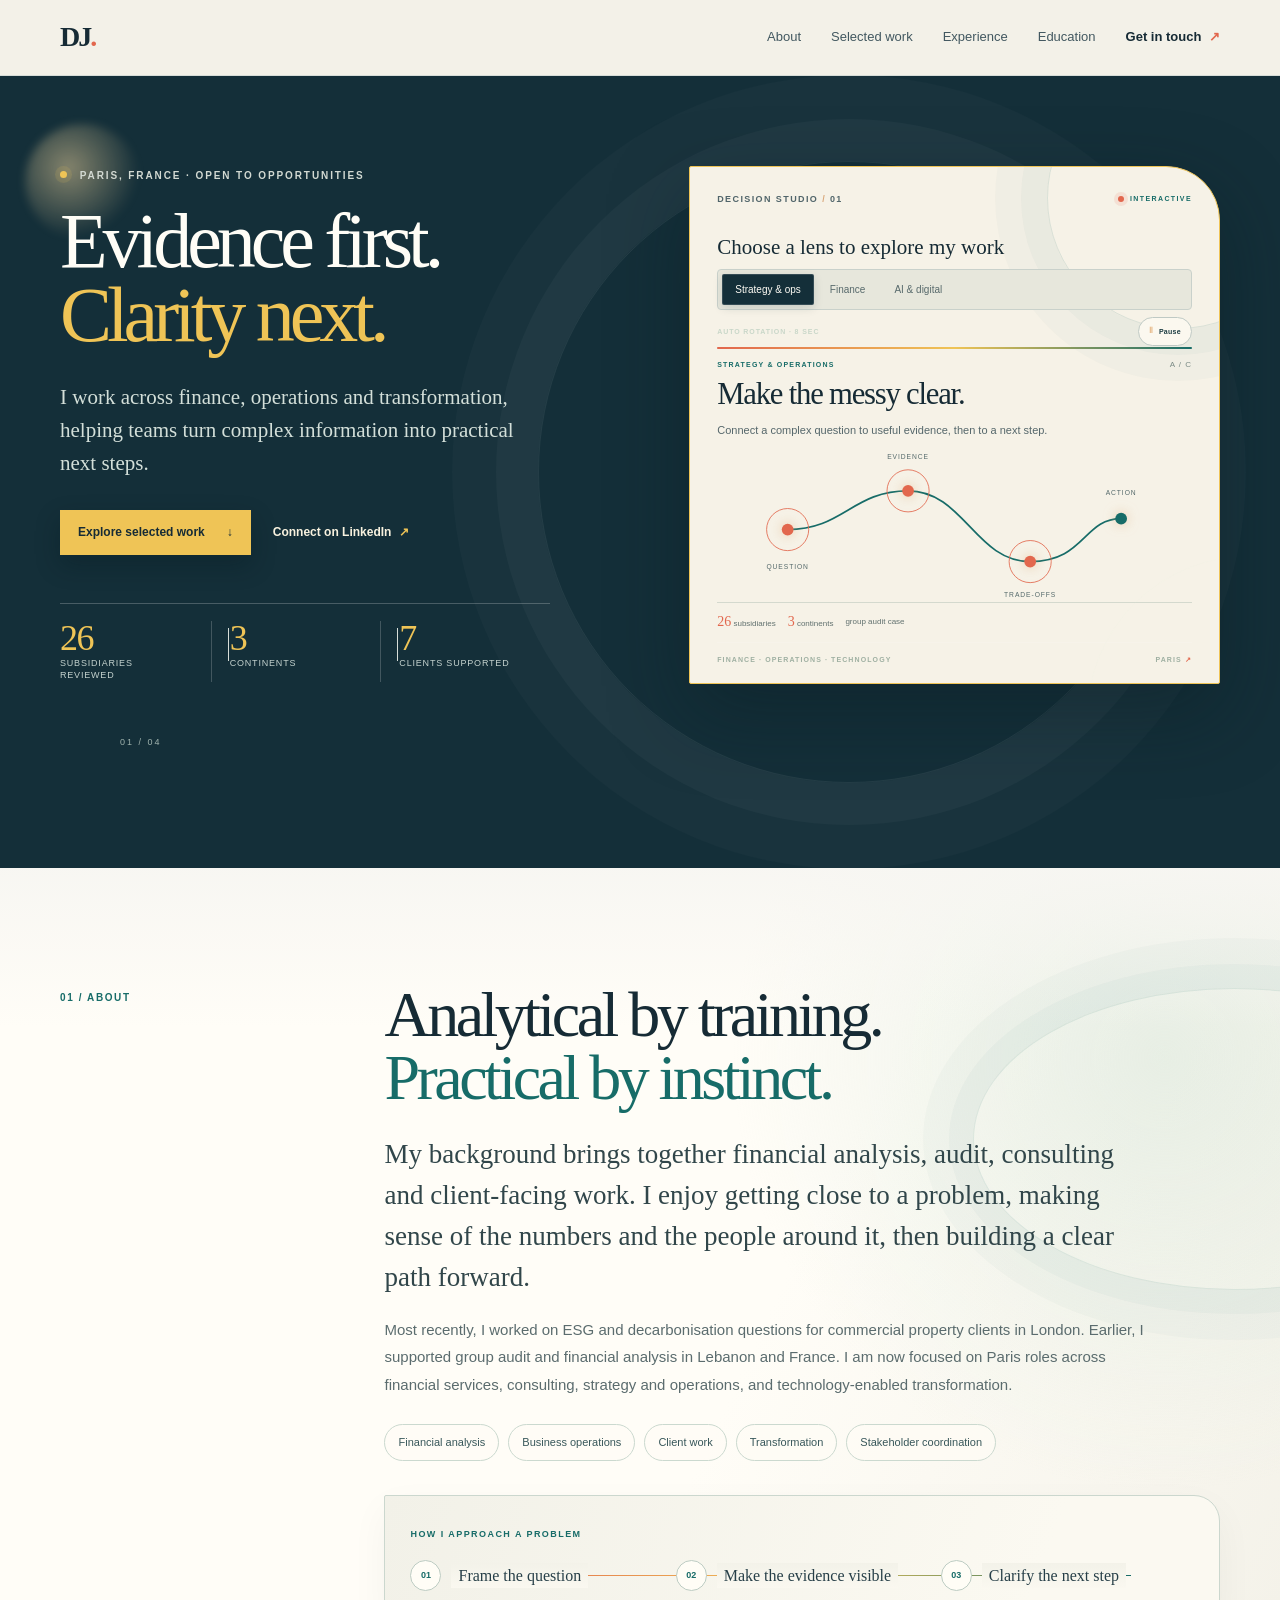
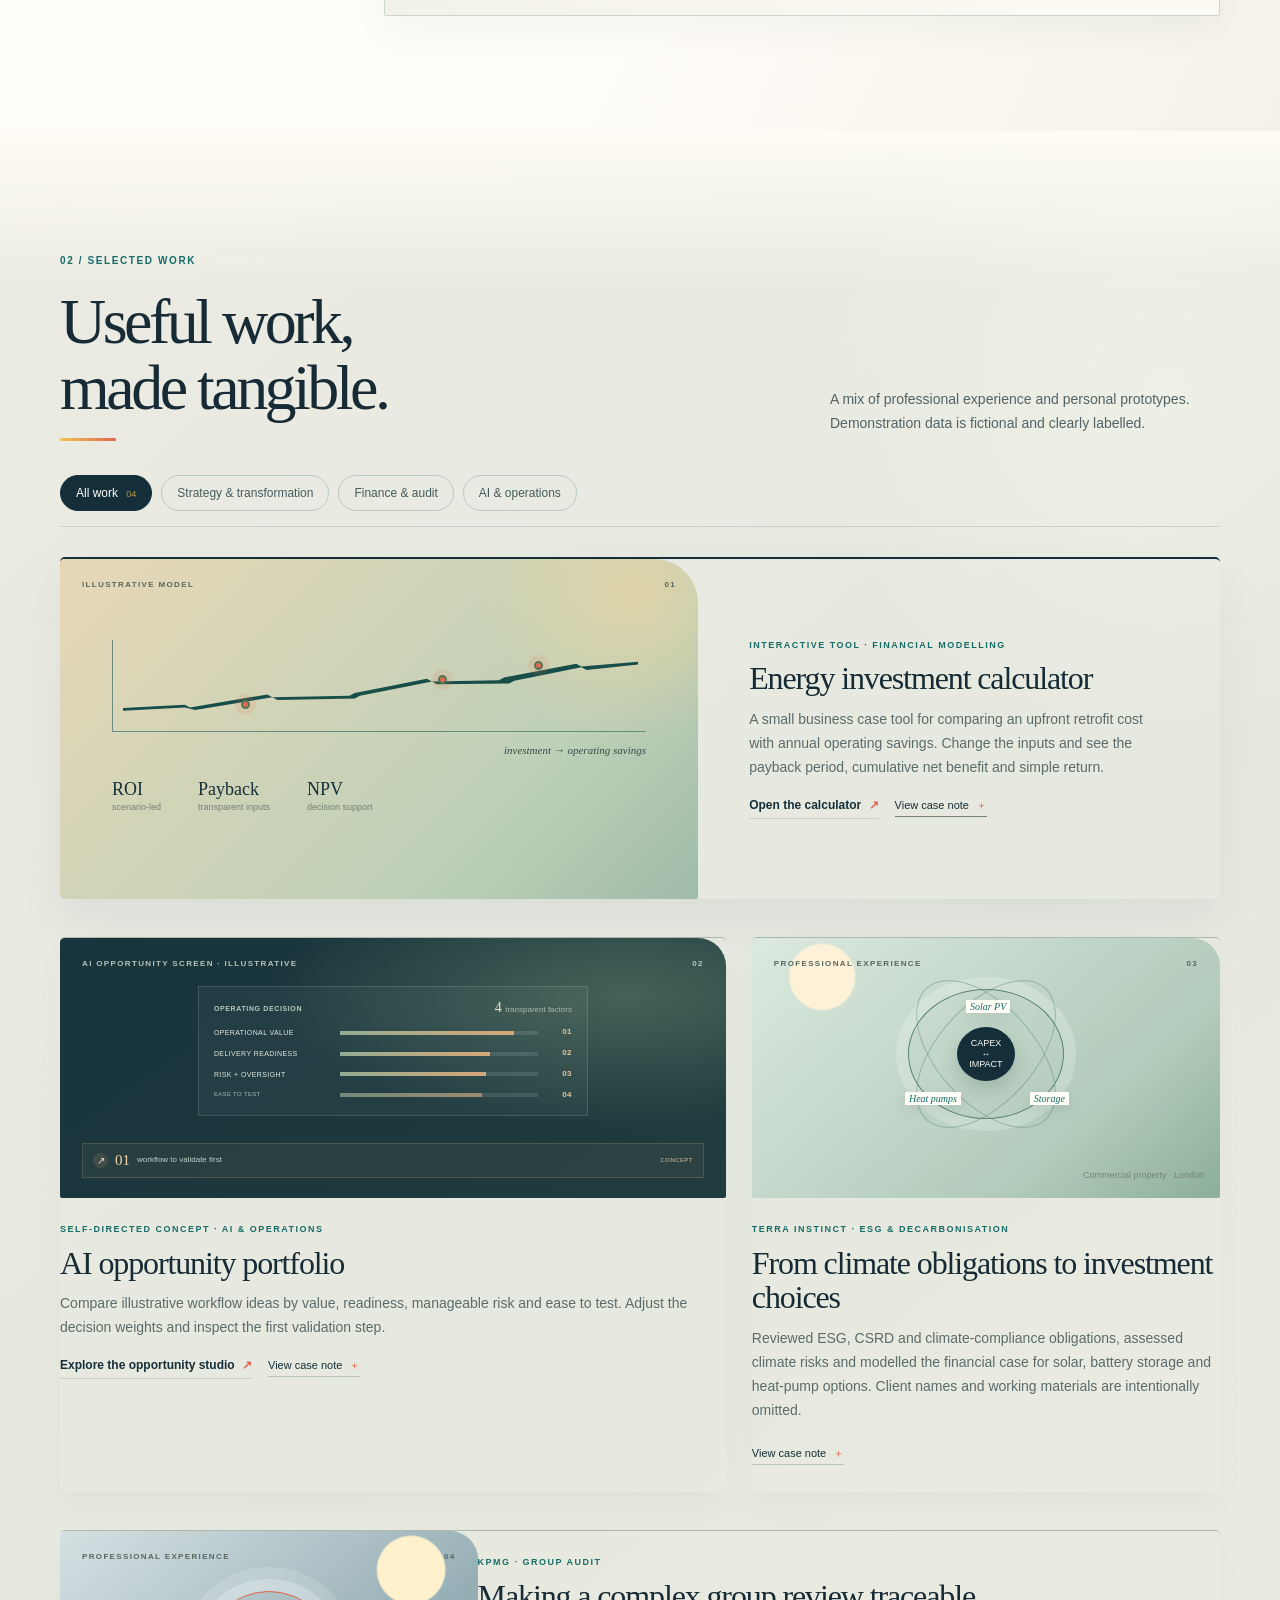
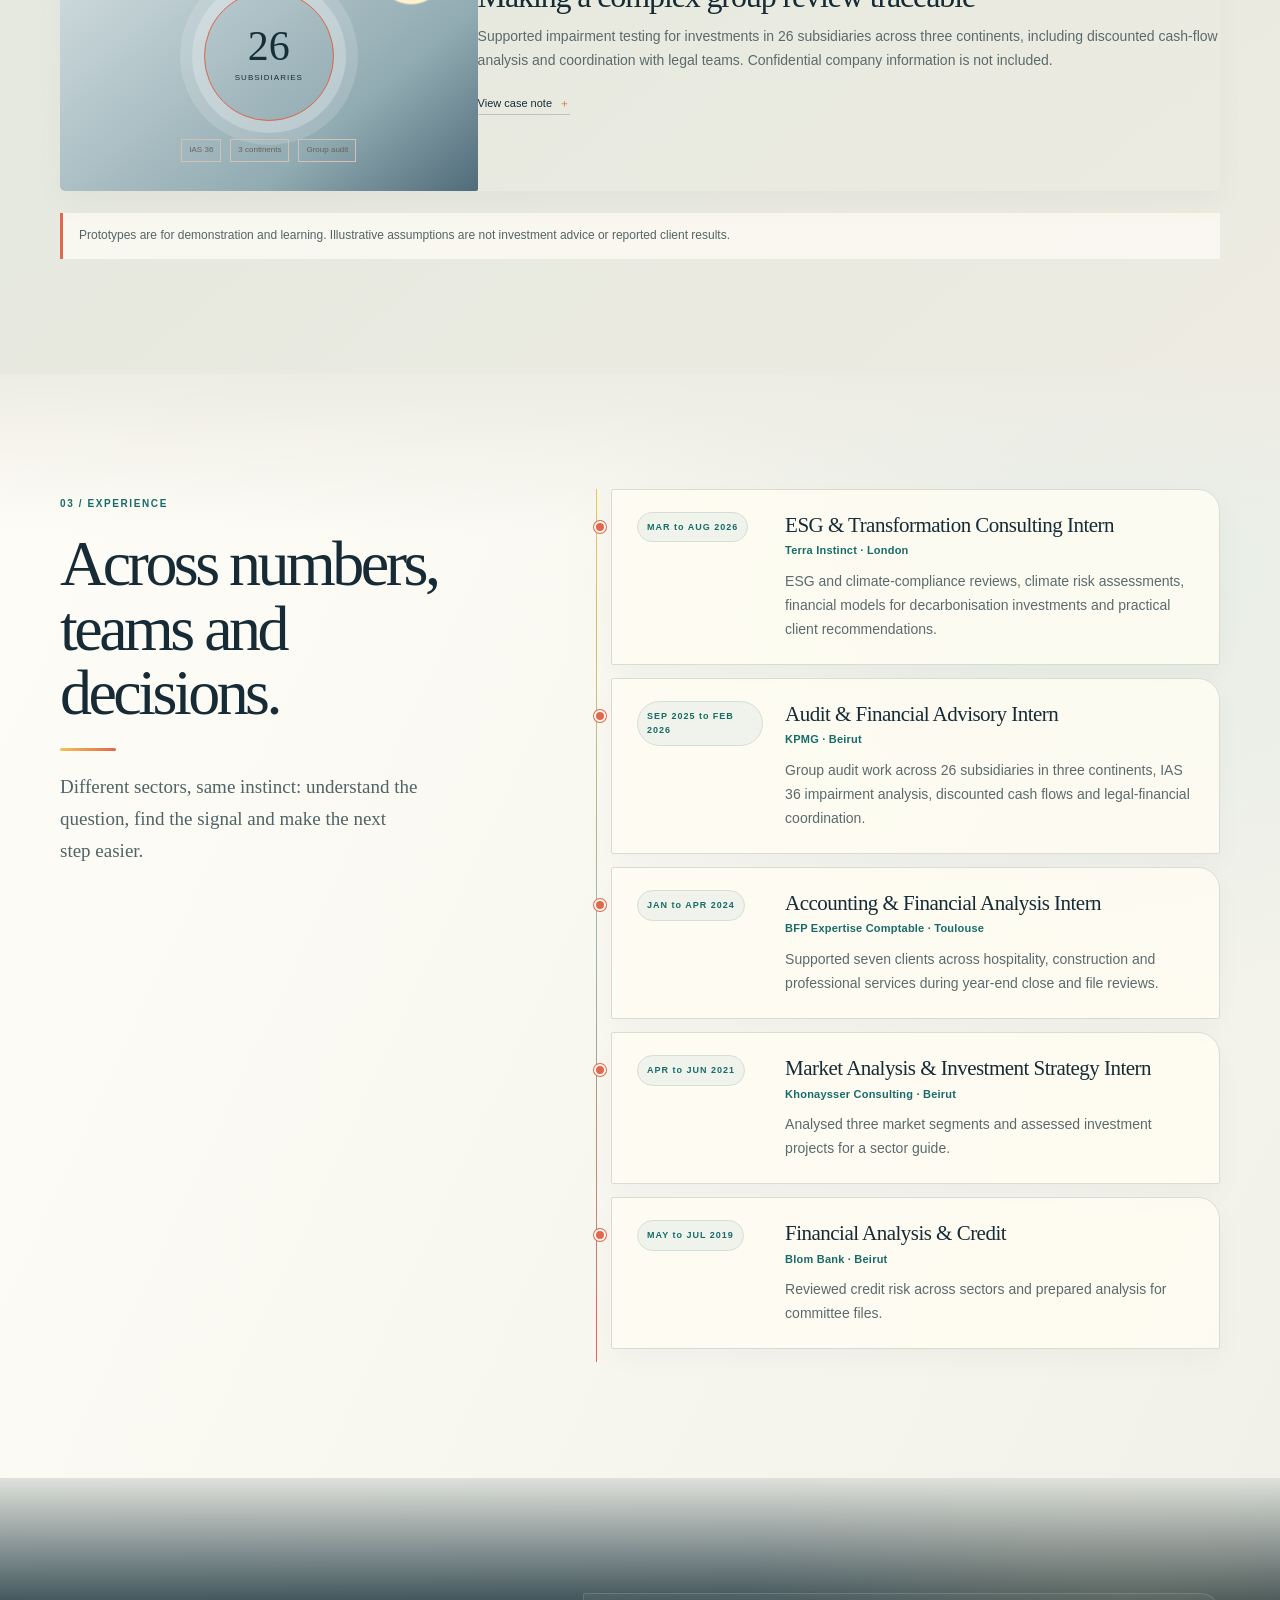
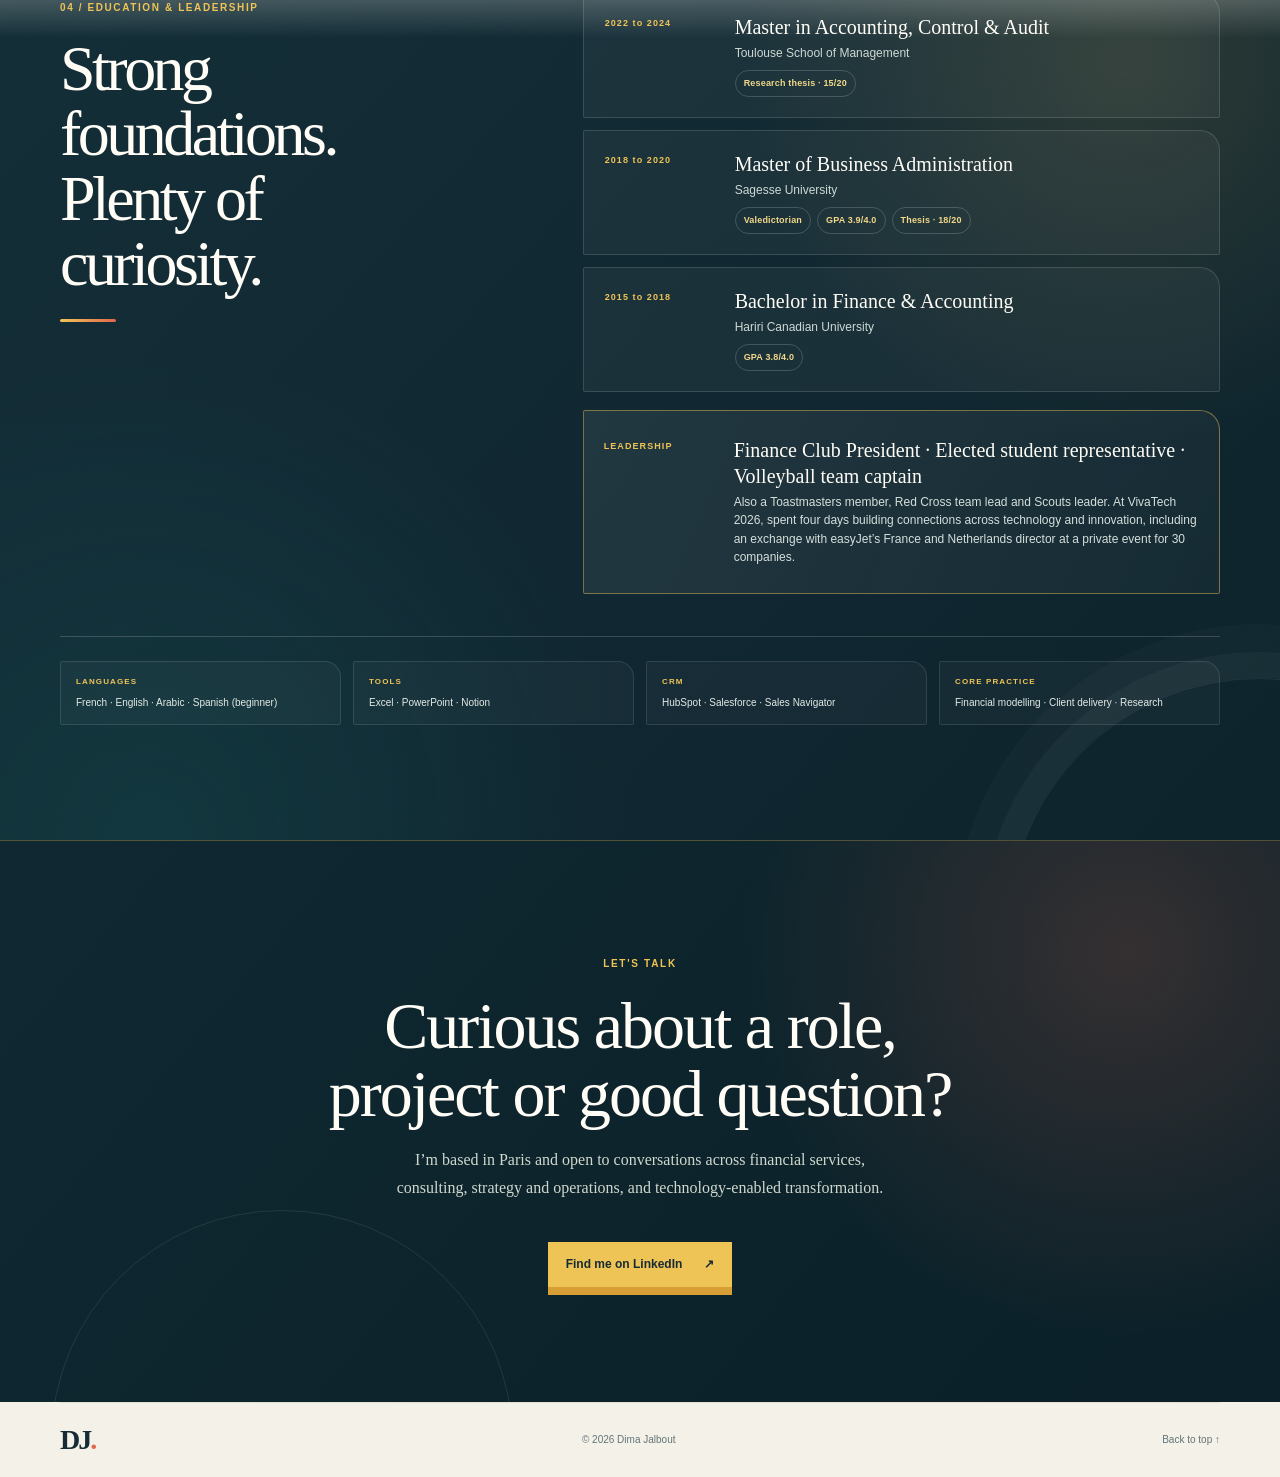
<file: index.html>
<!doctype html>
<html lang="en">
<head>
  <meta charset="utf-8">
  <meta name="viewport" content="width=device-width, initial-scale=1">
  <meta name="theme-color" content="#142d38">
  <meta name="description" content="Dima Jalbout is a Paris-based finance and strategy professional. Explore a transparent AI opportunity assessment concept for business operations.">
  <meta name="author" content="Dima Jalbout">
  <meta property="og:url" content="https://dimael-jalbout-ux.github.io/">
  <meta property="og:title" content="Dima Jalbout | Strategy, Finance & Transformation">
  <meta property="og:description" content="Evidence first. Clarity next.">
  <meta property="og:type" content="website">
  <title>Dima Jalbout | Strategy, Finance & Transformation</title>
  <link rel="canonical" href="https://dimael-jalbout-ux.github.io/">
  <link rel="icon" href="assets/favicon.svg" type="image/svg+xml">
  <link rel="stylesheet" href="styles.css?v=opportunity-studio-20261015">
  <script src="script.js?v=opportunity-studio-20261015" defer></script>
</head>
<body>
  <a class="skip-link" href="#main">Skip to content</a>
  <header class="site-header">
    <a class="wordmark" href="#top" aria-label="Dima Jalbout, home">DJ<span>.</span></a>
    <button class="menu-toggle" type="button" aria-expanded="false" aria-controls="site-nav">Menu</button>
    <nav id="site-nav" class="site-nav" aria-label="Main navigation">
      <a href="#about">About</a>
      <a href="#work">Selected work</a>
      <a href="#experience">Experience</a>
      <a href="#education">Education</a>
      <a class="nav-contact" href="#contact">Get in touch <span aria-hidden="true">↗</span></a>
    </nav>
  </header>

  <main id="main">
    <section id="top" class="hero page-width">
      <div class="hero-copy">
        <p class="eyebrow"><span class="status-dot" aria-hidden="true"></span> Paris, France · Open to opportunities</p>
        <h1>Evidence first.<br><span>Clarity next.</span></h1>
        <p class="hero-intro">I work across finance, operations and transformation, helping teams turn complex information into practical next steps.</p>
        <div class="hero-actions">
          <a class="button button-dark" href="#work">Explore selected work <span aria-hidden="true">↓</span></a>
          <a class="text-link" href="https://www.linkedin.com/in/dima-jalbout/" target="_blank" rel="noreferrer">Connect on LinkedIn <span aria-hidden="true">↗</span></a>
        </div>
        <div class="hero-proof" aria-label="Profile highlights">
          <div><strong>26</strong><span>subsidiaries reviewed</span></div>
          <div><strong>3</strong><span>continents</span></div>
          <div><strong>7</strong><span>clients supported</span></div>
        </div>
      </div>

      <aside class="hero-lab" aria-label="Interactive professional focus explorer">
        <div class="lab-topline"><span>DECISION STUDIO <i> / </i> 01</span><span class="lab-status"><b></b> INTERACTIVE</span></div>
        <p class="lab-prompt">Choose a lens to explore my work</p>
        <div class="lens-tabs" role="tablist" aria-label="Professional focus">
          <button class="lens-tab is-active" id="lens-tab-strategy" type="button" role="tab" aria-selected="true" aria-controls="lens-panel-strategy" tabindex="0" data-lens="strategy">Strategy & ops</button>
          <button class="lens-tab" id="lens-tab-finance" type="button" role="tab" aria-selected="false" aria-controls="lens-panel-finance" tabindex="-1" data-lens="finance">Finance</button>
          <button class="lens-tab" id="lens-tab-ai" type="button" role="tab" aria-selected="false" aria-controls="lens-panel-ai" tabindex="-1" data-lens="ai">AI & digital</button>
        </div>
        <div class="lens-motion-row">
          <span class="motion-status" data-motion-status aria-live="polite">AUTO ROTATION · 8 SEC</span>
          <button class="motion-toggle" type="button" data-lens-toggle aria-label="Pause automatic rotation"><span aria-hidden="true" data-motion-icon>Ⅱ</span><span data-motion-label>Pause</span></button>
        </div>
        <div class="lens-progress" aria-hidden="true"><span data-lens-progress></span></div>

        <section class="lens-panel is-active" id="lens-panel-strategy" role="tabpanel" aria-labelledby="lens-tab-strategy" tabindex="0" data-lens-panel="strategy">
          <div class="lens-panel-heading"><div><p>STRATEGY & OPERATIONS</p><h2>Make the messy clear.</h2></div><span class="panel-index">A / C</span></div>
          <p class="lens-summary">Connect a complex question to useful evidence, then to a next step.</p>
          <svg class="signal-map" viewBox="0 0 520 190" role="img" aria-label="A three-step map from business question to evidence to decision">
            <defs><linearGradient id="signal-stroke" x1="0" x2="1"><stop offset="0" stop-color="#d9a779"/><stop offset="1" stop-color="#89ad91"/></linearGradient></defs>
            <path class="signal-path" d="M62 104 C128 104 139 58 205 58 S285 142 350 142 S413 91 458 91" fill="none" stroke="url(#signal-stroke)" stroke-width="2"/>
            <circle class="signal-orbit orbit-a" cx="62" cy="104" r="25"/><circle class="signal-orbit orbit-b" cx="205" cy="58" r="25"/><circle class="signal-orbit orbit-c" cx="350" cy="142" r="25"/>
            <circle class="signal-node" cx="62" cy="104" r="7"/><circle class="signal-node" cx="205" cy="58" r="7"/><circle class="signal-node" cx="350" cy="142" r="7"/><circle class="signal-node signal-node-final" cx="458" cy="91" r="7"/>
            <text x="62" y="151" text-anchor="middle">QUESTION</text><text x="205" y="20" text-anchor="middle">EVIDENCE</text><text x="350" y="184" text-anchor="middle">TRADE-OFFS</text><text x="458" y="63" text-anchor="middle">ACTION</text>
          </svg>
          <div class="lab-foot"><span><strong>26</strong> subsidiaries</span><span><strong>3</strong> continents</span><span>group audit case</span></div>
        </section>

        <section class="lens-panel" id="lens-panel-finance" role="tabpanel" aria-labelledby="lens-tab-finance" tabindex="0" data-lens-panel="finance" hidden>
          <div class="lens-panel-heading"><div><p>FINANCE & INVESTMENT</p><h2>Make assumptions visible.</h2></div><span class="panel-index">B / C</span></div>
          <p class="lens-summary">Explore the relationship between upfront cost, operating savings and time.</p>
          <div class="finance-preview" role="img" aria-label="Illustrative chart showing cumulative cash flow changing over time">
            <div class="chart-labels"><span>NET CASH FLOW</span><span>ILLUSTRATIVE</span></div>
            <svg viewBox="0 0 520 170" preserveAspectRatio="none" aria-hidden="true">
              <path class="chart-gridline" d="M24 28H500M24 78H500M24 128H500"/>
              <path class="finance-area" d="M24 145 C100 140 132 130 185 111 S273 86 319 68 S408 46 500 23 L500 145Z"/>
              <path class="finance-line" d="M24 145 C100 140 132 130 185 111 S273 86 319 68 S408 46 500 23"/>
              <circle class="chart-dot" cx="319" cy="68" r="5"/>
            </svg>
            <div class="chart-years"><span>Initial investment</span><span>Operating years</span><span>Net benefit</span></div>
          </div>
          <a class="panel-link" href="energy-calculator.html">Adjust an illustrative scenario <span aria-hidden="true">↗</span></a>
        </section>

        <section class="lens-panel" id="lens-panel-ai" role="tabpanel" aria-labelledby="lens-tab-ai" tabindex="0" data-lens-panel="ai" hidden>
          <div class="lens-panel-heading"><div><p>AI & OPERATIONS</p><h2>Start with the workflow.</h2></div><span class="panel-index">C / C</span></div>
          <p class="lens-summary">Compare where AI may help, what must be ready, and which decisions need a person.</p>
          <div class="ai-preview" aria-label="Illustrative AI opportunity assessment with four decision factors">
            <div class="ai-preview-top"><span>OPPORTUNITY SCREEN / CONCEPT</span><span>NO LIVE MODEL</span></div>
            <div class="ai-theme-pair">
              <div class="ai-theme-card"><span>VALUE + READINESS</span><strong>Workflow fit <i>01</i></strong><b class="ai-theme-track"><i></i></b></div>
              <div class="ai-theme-card"><span>RISK + HUMAN OVERSIGHT</span><strong>Guardrails <i>02</i></strong><b class="ai-theme-track"><i></i></b></div>
            </div>
            <div class="ai-human-queue"><span class="ai-alert-mark">→</span><span><strong>Before a pilot:</strong> set the baseline and exception path</span><em>TEST FIRST</em></div>
          </div>
          <a class="panel-link" href="pulse-ai.html">Open the opportunity studio <span aria-hidden="true">↗</span></a>
        </section>

        <div class="lab-bottom"><span>FINANCE · OPERATIONS · TECHNOLOGY</span><span>PARIS <b>↗</b></span></div>
      </aside>
      <div class="hero-index" aria-hidden="true">01 / 04</div>
    </section>

    <section id="about" class="about section-pad">
      <div class="page-width about-grid">
        <p class="eyebrow section-kicker">01 / ABOUT</p>
        <div>
          <h2>Analytical by training.<br><span>Practical by instinct.</span></h2>
          <p class="body-large">My background brings together financial analysis, audit, consulting and client-facing work. I enjoy getting close to a problem, making sense of the numbers and the people around it, then building a clear path forward.</p>
          <p class="body-copy">Most recently, I worked on ESG and decarbonisation questions for commercial property clients in London. Earlier, I supported group audit and financial analysis in Lebanon and France. I am now focused on Paris roles across financial services, consulting, strategy and operations, and technology-enabled transformation.</p>
          <div class="strengths" aria-label="Areas of strength">
            <span>Financial analysis</span><span>Business operations</span><span>Client work</span><span>Transformation</span><span>Stakeholder coordination</span>
          </div>
          <div class="decision-route" role="group" aria-label="How I approach a problem">
            <p class="route-label">HOW I APPROACH A PROBLEM</p>
            <ol>
              <li><span class="route-index">01</span><span>Frame the question</span></li>
              <li><span class="route-index">02</span><span>Make the evidence visible</span></li>
              <li><span class="route-index">03</span><span>Clarify the next step</span></li>
            </ol>
          </div>
        </div>
      </div>
    </section>

    <section id="work" class="work section-pad">
      <div class="page-width">
        <div class="section-heading">
          <div><p class="eyebrow section-kicker">02 / SELECTED WORK</p><h2>Useful work, made tangible.</h2></div>
          <p class="section-description">A mix of professional experience and personal prototypes. Demonstration data is fictional and clearly labelled.</p>
        </div>
        <div class="project-filters" role="group" aria-label="Filter selected work">
          <button class="filter-button is-active" type="button" data-filter="all" aria-pressed="true">All work <span>04</span></button>
          <button class="filter-button" type="button" data-filter="strategy" aria-pressed="false">Strategy & transformation</button>
          <button class="filter-button" type="button" data-filter="finance" aria-pressed="false">Finance & audit</button>
          <button class="filter-button" type="button" data-filter="ai" aria-pressed="false">AI & operations</button>
        </div>
        <p class="filter-status visually-hidden" id="filter-status" aria-live="polite">Showing all 4 examples.</p>
        <div class="project-grid">
          <article class="project-card project-featured" data-tags="finance">
            <div class="project-visual energy-visual">
              <div class="visual-topline"><span>ILLUSTRATIVE MODEL</span><span>01</span></div>
              <div class="energy-graphic" aria-hidden="true"><div class="energy-line"></div><span class="energy-point point-a"></span><span class="energy-point point-b"></span><span class="energy-point point-c"></span><span class="energy-caption">investment → operating savings</span></div>
              <div class="visual-metrics"><div><strong>ROI</strong><span>scenario-led</span></div><div><strong>Payback</strong><span>transparent inputs</span></div><div><strong>NPV</strong><span>decision support</span></div></div>
            </div>
            <div class="project-content"><p class="project-type">INTERACTIVE TOOL · FINANCIAL MODELLING</p><h3>Energy investment calculator</h3><p>A small business case tool for comparing an upfront retrofit cost with annual operating savings. Change the inputs and see the payback period, cumulative net benefit and simple return.</p><div class="project-actions"><a class="project-link" href="energy-calculator.html">Open the calculator <span aria-hidden="true">↗</span></a><button class="case-button" type="button" data-case="energy">View case note <span aria-hidden="true">＋</span></button></div></div>
          </article>

          <article class="project-card" data-tags="ai">
            <div class="project-visual pulse-visual">
              <div class="visual-topline"><span>AI OPPORTUNITY SCREEN · ILLUSTRATIVE</span><span>02</span></div>
              <div class="pulse-snapshot"><div class="pulse-snapshot-head"><span>OPERATING DECISION</span><strong>4 <i>transparent factors</i></strong></div><div class="pulse-bars-row"><span>OPERATIONAL VALUE</span><i style="--bar:88%"></i><b>01</b></div><div class="pulse-bars-row"><span>DELIVERY READINESS</span><i style="--bar:76%"></i><b>02</b></div><div class="pulse-bars-row"><span>RISK + OVERSIGHT</span><i style="--bar:74%"></i><b>03</b></div><div class="pulse-bars-row muted"><span>EASE TO TEST</span><i style="--bar:72%"></i><b>04</b></div></div>
              <div class="pulse-review-strip"><span class="pulse-alert">↗</span><strong>01</strong><span>workflow to validate first</span><em>CONCEPT</em></div>
            </div>
            <div class="project-content"><p class="project-type">SELF-DIRECTED CONCEPT · AI & OPERATIONS</p><h3>AI opportunity portfolio</h3><p>Compare illustrative workflow ideas by value, readiness, manageable risk and ease to test. Adjust the decision weights and inspect the first validation step.</p><div class="project-actions"><a class="project-link" href="pulse-ai.html">Explore the opportunity studio <span aria-hidden="true">↗</span></a><button class="case-button" type="button" data-case="pulse">View case note <span aria-hidden="true">＋</span></button></div></div>
          </article>

          <article class="project-card" data-tags="strategy">
            <div class="project-visual climate-visual">
              <div class="visual-topline"><span>PROFESSIONAL EXPERIENCE</span><span>03</span></div>
              <div class="climate-orbit" aria-hidden="true"><span class="orbit-center">CAPEX<br>↔<br>IMPACT</span><i class="orbit-one">Solar PV</i><i class="orbit-two">Heat pumps</i><i class="orbit-three">Storage</i></div>
              <p class="climate-foot">Commercial property · London</p>
            </div>
            <div class="project-content"><p class="project-type">TERRA INSTINCT · ESG & DECARBONISATION</p><h3>From climate obligations to investment choices</h3><p>Reviewed ESG, CSRD and climate-compliance obligations, assessed climate risks and modelled the financial case for solar, battery storage and heat-pump options. Client names and working materials are intentionally omitted.</p><button class="case-button" type="button" data-case="terra">View case note <span aria-hidden="true">＋</span></button></div>
          </article>

          <article class="project-card" data-tags="finance">
            <div class="project-visual audit-visual">
              <div class="visual-topline"><span>PROFESSIONAL EXPERIENCE</span><span>04</span></div>
              <div class="audit-mark" aria-hidden="true"><span>26</span><small>SUBSIDIARIES</small></div>
              <div class="audit-meta"><span>IAS 36</span><span>3 continents</span><span>Group audit</span></div>
            </div>
            <div class="project-content"><p class="project-type">KPMG · GROUP AUDIT</p><h3>Making a complex group review traceable</h3><p>Supported impairment testing for investments in 26 subsidiaries across three continents, including discounted cash-flow analysis and coordination with legal teams. Confidential company information is not included.</p><button class="case-button" type="button" data-case="kpmg">View case note <span aria-hidden="true">＋</span></button></div>
          </article>
        </div>
        <p class="project-note">Prototypes are for demonstration and learning. Illustrative assumptions are not investment advice or reported client results.</p>
      </div>
    </section>

    <section id="experience" class="experience section-pad">
      <div class="page-width experience-grid">
        <div><p class="eyebrow section-kicker">03 / EXPERIENCE</p><h2>Across numbers,<br>teams and decisions.</h2><p class="section-description">Different sectors, same instinct: understand the question, find the signal and make the next step easier.</p></div>
        <div class="timeline">
          <article class="timeline-item"><div class="timeline-date">MAR to AUG 2026</div><div><h3>ESG & Transformation Consulting Intern</h3><p class="timeline-org">Terra Instinct · London</p><p>ESG and climate-compliance reviews, climate risk assessments, financial models for decarbonisation investments and practical client recommendations.</p></div></article>
          <article class="timeline-item"><div class="timeline-date">SEP 2025 to FEB 2026</div><div><h3>Audit & Financial Advisory Intern</h3><p class="timeline-org">KPMG · Beirut</p><p>Group audit work across 26 subsidiaries in three continents, IAS 36 impairment analysis, discounted cash flows and legal-financial coordination.</p></div></article>
          <article class="timeline-item"><div class="timeline-date">JAN to APR 2024</div><div><h3>Accounting & Financial Analysis Intern</h3><p class="timeline-org">BFP Expertise Comptable · Toulouse</p><p>Supported seven clients across hospitality, construction and professional services during year-end close and file reviews.</p></div></article>
          <article class="timeline-item"><div class="timeline-date">APR to JUN 2021</div><div><h3>Market Analysis & Investment Strategy Intern</h3><p class="timeline-org">Khonaysser Consulting · Beirut</p><p>Analysed three market segments and assessed investment projects for a sector guide.</p></div></article>
          <article class="timeline-item"><div class="timeline-date">MAY to JUL 2019</div><div><h3>Financial Analysis & Credit</h3><p class="timeline-org">Blom Bank · Beirut</p><p>Reviewed credit risk across sectors and prepared analysis for committee files.</p></div></article>
        </div>
      </div>
    </section>

    <section id="education" class="education section-pad">
      <div class="page-width education-grid">
        <div><p class="eyebrow section-kicker">04 / EDUCATION & LEADERSHIP</p><h2>Strong foundations.<br>Plenty of curiosity.</h2></div>
        <div class="education-list">
          <article><p class="education-years">2022 to 2024</p><div><h3>Master in Accounting, Control & Audit</h3><p>Toulouse School of Management</p><span class="education-proof">Research thesis · 15/20</span></div></article>
          <article><p class="education-years">2018 to 2020</p><div><h3>Master of Business Administration</h3><p>Sagesse University</p><span class="education-proof">Valedictorian</span><span class="education-proof">GPA 3.9/4.0</span><span class="education-proof">Thesis · 18/20</span></div></article>
          <article><p class="education-years">2015 to 2018</p><div><h3>Bachelor in Finance & Accounting</h3><p>Hariri Canadian University</p><span class="education-proof">GPA 3.8/4.0</span></div></article>
          <article class="leadership-row"><p class="education-years">LEADERSHIP</p><div><h3>Finance Club President · Elected student representative · Volleyball team captain</h3><p>Also a Toastmasters member, Red Cross team lead and Scouts leader. At VivaTech 2026, spent four days building connections across technology and innovation, including an exchange with easyJet’s France and Netherlands director at a private event for 30 companies.</p></div></article>
        </div>
      </div>
      <div class="page-width skills-strip"><span><b>LANGUAGES</b>French · English · Arabic · Spanish (beginner)</span><span><b>TOOLS</b>Excel · PowerPoint · Notion</span><span><b>CRM</b>HubSpot · Salesforce · Sales Navigator</span><span><b>CORE PRACTICE</b>Financial modelling · Client delivery · Research</span></div>
    </section>

    <section id="contact" class="contact section-pad">
      <div class="page-width contact-inner">
        <p class="eyebrow">LET'S TALK</p>
        <h2>Curious about a role,<br>project or good question?</h2>
        <p>I’m based in Paris and open to conversations across financial services, consulting, strategy and operations, and technology-enabled transformation.</p>
        <a class="button button-light" href="https://www.linkedin.com/in/dima-jalbout/" target="_blank" rel="noreferrer">Find me on LinkedIn <span aria-hidden="true">↗</span></a>
      </div>
    </section>
  </main>

    <dialog class="case-dialog" id="case-dialog" aria-labelledby="case-dialog-title">
      <div class="dialog-top"><p class="eyebrow">CASE NOTE · SELECTED WORK</p><button class="dialog-close" type="button" aria-label="Close case note">×</button></div>
      <div id="case-dialog-content"></div>
    </dialog>
  <footer class="site-footer page-width"><a class="wordmark" href="#top">DJ<span>.</span></a><p>© <span id="year">2026</span> Dima Jalbout</p><a href="#top">Back to top ↑</a></footer>
</body>
</html>
</file>
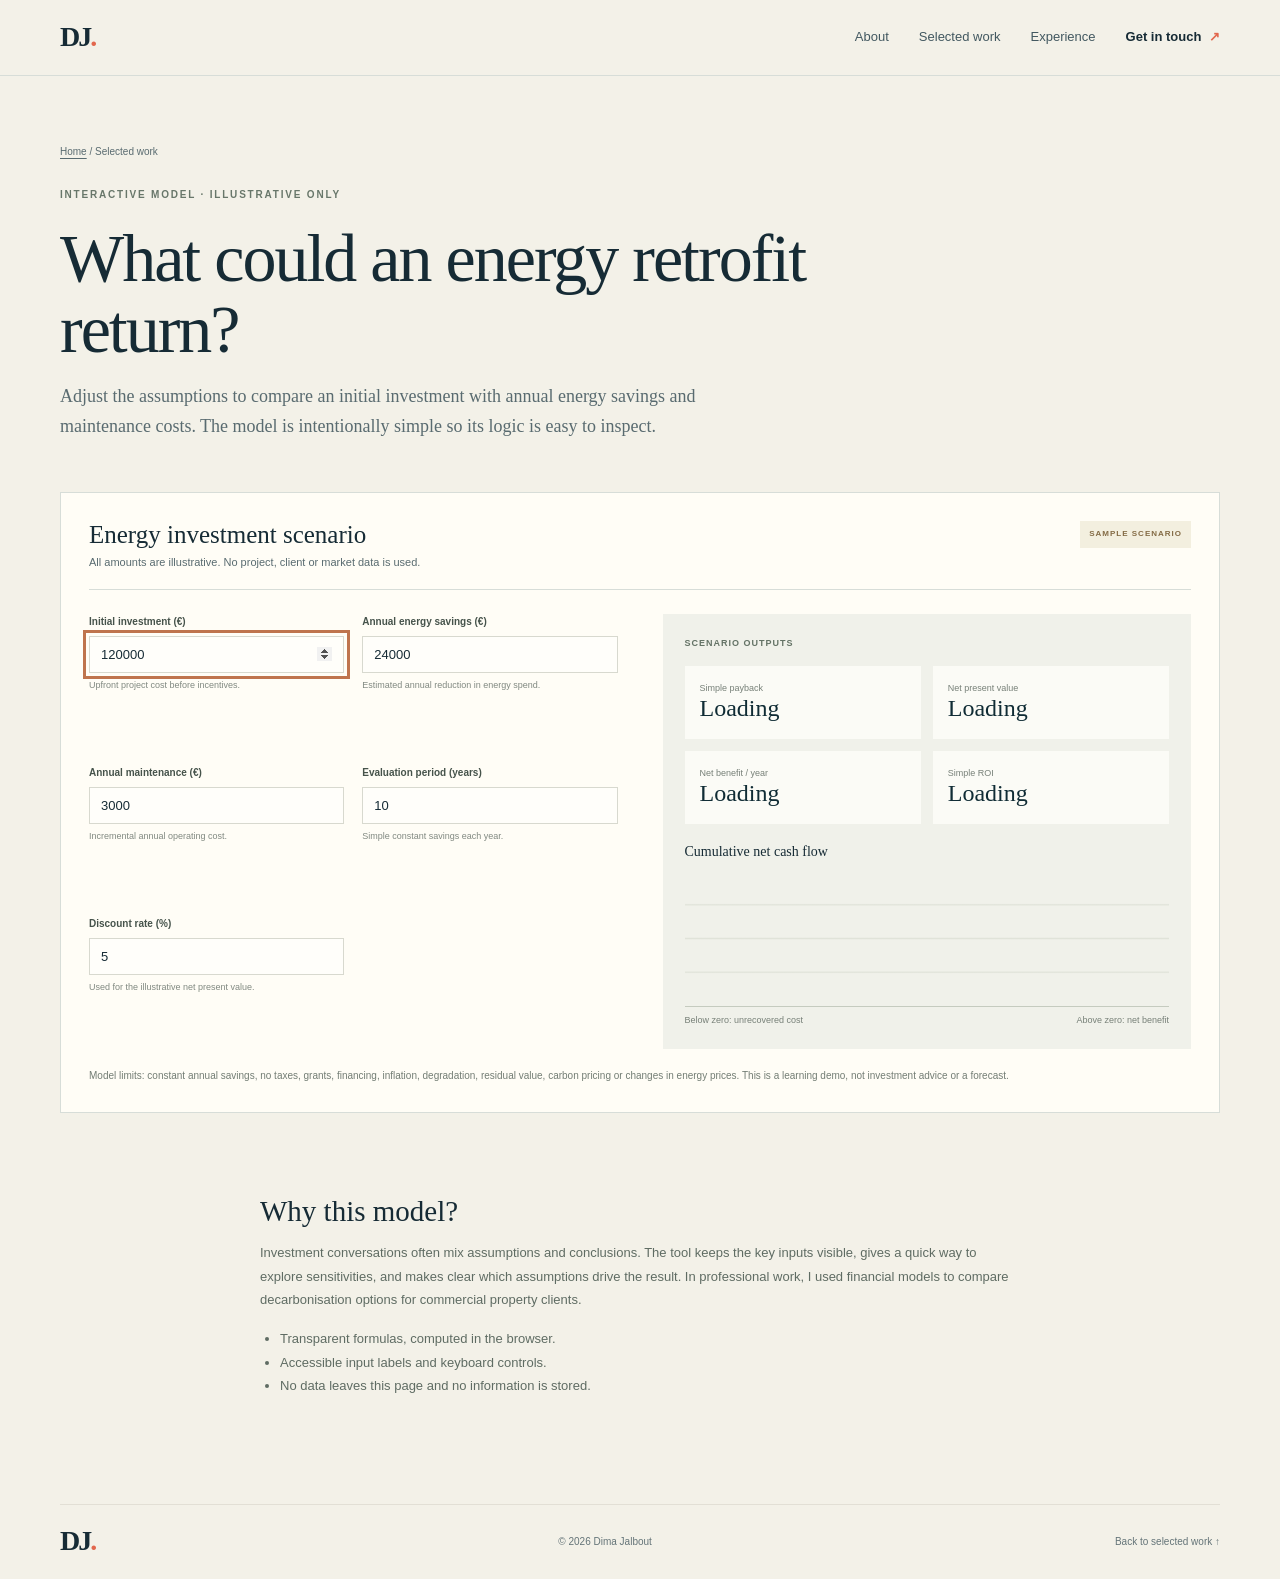
<file: energy-calculator.html>
<!doctype html>
<html lang="en">
<head>
  <meta charset="utf-8"><meta name="viewport" content="width=device-width, initial-scale=1">
  <meta name="theme-color" content="#f7f6f2"><meta name="description" content="An illustrative energy retrofit investment calculator with editable assumptions and transparent outputs.">
  <title>Energy Investment Calculator | Dima Jalbout</title><link rel="icon" href="assets/favicon.svg" type="image/svg+xml"><link rel="stylesheet" href="styles.css"><script src="energy-calculator.js" defer></script>
</head>
<body>
  <a class="skip-link" href="#main">Skip to content</a>
  <header class="site-header"><a class="wordmark" href="index.html" aria-label="Dima Jalbout, home">DJ<span>.</span></a><button class="menu-toggle" type="button" aria-expanded="false" aria-controls="site-nav">Menu</button><nav id="site-nav" class="site-nav" aria-label="Main navigation"><a href="index.html#about">About</a><a href="index.html#work">Selected work</a><a href="index.html#experience">Experience</a><a class="nav-contact" href="index.html#contact">Get in touch <span aria-hidden="true">↗</span></a></nav></header>
  <main id="main">
    <section class="subpage-hero page-width"><p class="breadcrumb"><a href="index.html">Home</a> / Selected work</p><p class="eyebrow">INTERACTIVE MODEL · ILLUSTRATIVE ONLY</p><h1>What could an energy retrofit return?</h1><p>Adjust the assumptions to compare an initial investment with annual energy savings and maintenance costs. The model is intentionally simple so its logic is easy to inspect.</p></section>
    <section class="tool-section page-width" aria-labelledby="model-title">
      <div class="tool-shell">
        <div class="tool-head"><div><h2 id="model-title">Energy investment scenario</h2><p>All amounts are illustrative. No project, client or market data is used.</p></div><span class="demo-label">SAMPLE SCENARIO</span></div>
        <div class="calculator-layout">
          <form id="calculator-form" class="form-grid">
            <div class="field"><label for="investment">Initial investment (€)</label><input id="investment" name="investment" type="number" min="1" max="100000000" step="1000" value="120000" inputmode="decimal"><small>Upfront project cost before incentives.</small></div>
            <div class="field"><label for="savings">Annual energy savings (€)</label><input id="savings" name="savings" type="number" min="0" max="100000000" step="500" value="24000" inputmode="decimal"><small>Estimated annual reduction in energy spend.</small></div>
            <div class="field"><label for="maintenance">Annual maintenance (€)</label><input id="maintenance" name="maintenance" type="number" min="0" max="100000000" step="100" value="3000" inputmode="decimal"><small>Incremental annual operating cost.</small></div>
            <div class="field"><label for="horizon">Evaluation period (years)</label><input id="horizon" name="horizon" type="number" min="1" max="30" step="1" value="10" inputmode="numeric"><small>Simple constant savings each year.</small></div>
            <div class="field"><label for="discount">Discount rate (%)</label><input id="discount" name="discount" type="number" min="0" max="100" step="0.25" value="5" inputmode="decimal"><small>Used for the illustrative net present value.</small></div>
          </form>
          <div class="outputs" aria-live="polite" aria-atomic="true">
            <p class="outputs-label">SCENARIO OUTPUTS</p>
            <div class="output-main"><div class="metric"><span>Simple payback</span><strong id="payback">Loading</strong></div><div class="metric"><span>Net present value</span><strong id="npv">Loading</strong></div><div class="metric"><span>Net benefit / year</span><strong id="annual-benefit">Loading</strong></div><div class="metric"><span>Simple ROI</span><strong id="roi">Loading</strong></div></div>
            <div class="chart-wrap"><h3>Cumulative net cash flow</h3><div id="cashflow-chart" class="chart" role="img" aria-label="Chart showing cumulative net cash flow from year zero to the end of the evaluation period"></div><div class="chart-legend"><span>Below zero: unrecovered cost</span><span>Above zero: net benefit</span></div></div>
          </div>
        </div>
        <p class="assumption-note">Model limits: constant annual savings, no taxes, grants, financing, inflation, degradation, residual value, carbon pricing or changes in energy prices. This is a learning demo, not investment advice or a forecast.</p>
      </div>
    </section>
    <section class="case-copy page-width"><h2>Why this model?</h2><p>Investment conversations often mix assumptions and conclusions. The tool keeps the key inputs visible, gives a quick way to explore sensitivities, and makes clear which assumptions drive the result. In professional work, I used financial models to compare decarbonisation options for commercial property clients.</p><ul><li>Transparent formulas, computed in the browser.</li><li>Accessible input labels and keyboard controls.</li><li>No data leaves this page and no information is stored.</li></ul></section>
  </main>
  <footer class="site-footer page-width"><a class="wordmark" href="index.html">DJ<span>.</span></a><p>© 2026 Dima Jalbout</p><a href="index.html#work">Back to selected work ↑</a></footer>
</body>
</html>
</file>
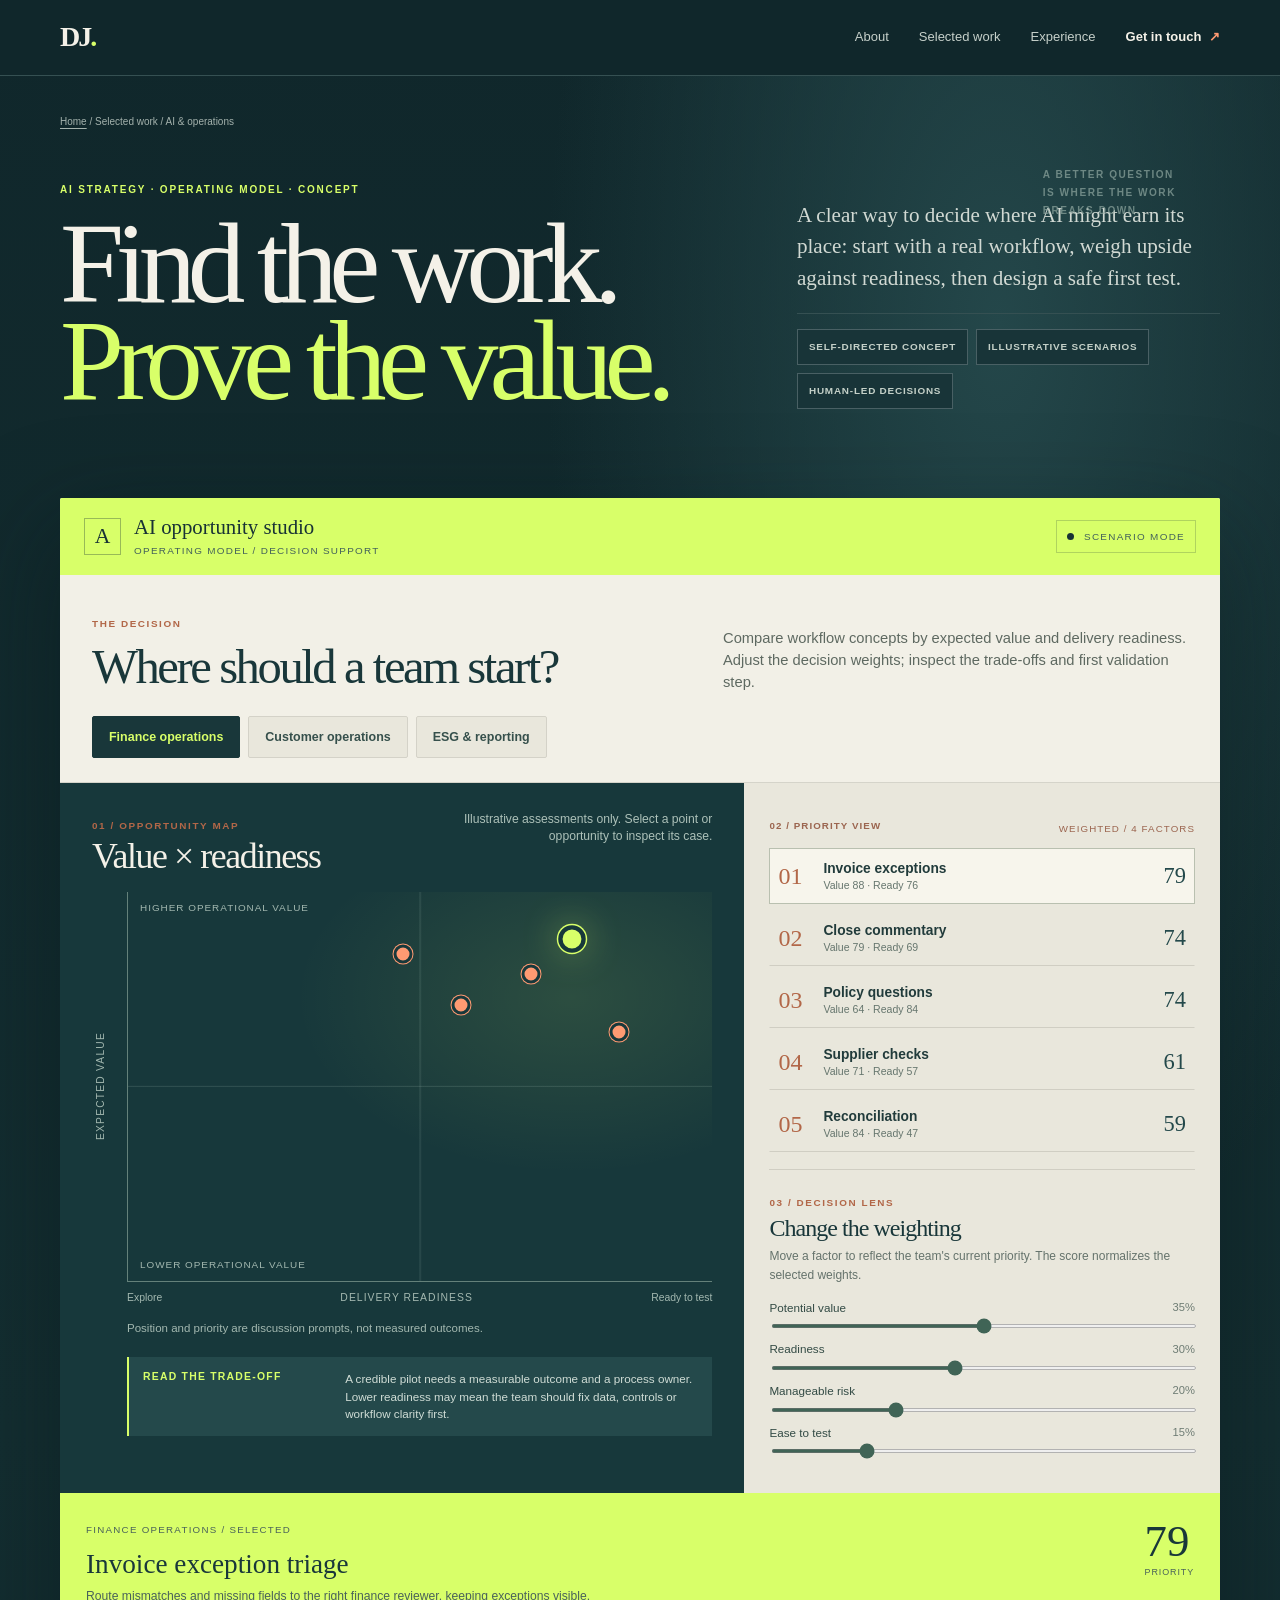
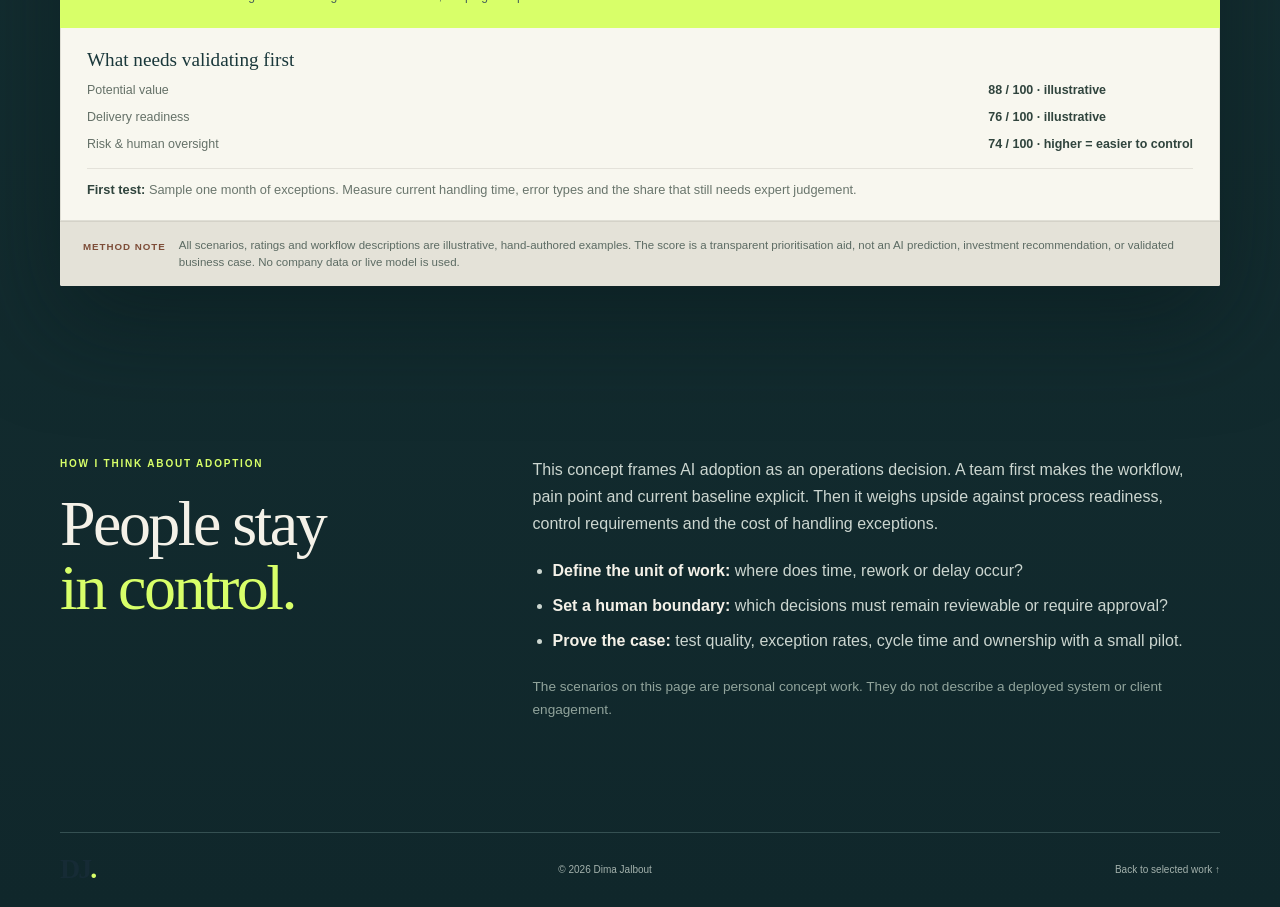
<file: pulse-ai.html>
<!doctype html>
<html lang="en">
<head>
  <meta charset="utf-8"><meta name="viewport" content="width=device-width, initial-scale=1">
  <meta name="theme-color" content="#10272b"><meta name="description" content="An interactive, illustrative AI opportunity portfolio that helps operations teams compare value, readiness and human oversight.">
  <title>AI Opportunity Studio | Dima Jalbout</title><link rel="icon" href="assets/favicon.svg" type="image/svg+xml"><link rel="stylesheet" href="styles.css?v=opportunity-studio-20261015"><style>
  .op-hero{padding-top:46px;padding-bottom:28px}.op-hero-grid{display:grid;grid-template-columns:1.1fr .9fr;gap:7vw;align-items:end;margin:36px 0 26px}.op-hero h1{font-size:clamp(3.2rem,7.2vw,6.9rem);line-height:.91;letter-spacing:-.065em;max-width:780px;margin:0}.op-hero h1 span{color:#788775}.op-dek{font:clamp(1.08rem,1.6vw,1.34rem)/1.55 var(--serif,Georgia,serif);max-width:490px;margin:0 0 18px}.op-tags{display:flex;gap:8px;flex-wrap:wrap;border-top:1px solid #d9d7ce;padding-top:15px}.op-tags span{font-size:.68rem;letter-spacing:.08em;font-weight:700;color:#4c5b53;border:1px solid #d4d5cb;padding:9px 11px}.studio{background:#f0efe9;border:1px solid #d8d8d0;border-radius:8px;overflow:hidden;margin:24px auto 70px;box-shadow:0 24px 70px #23342b10}.studio-head{background:#19373a;color:#f5f2e9;padding:19px 24px;display:flex;justify-content:space-between;align-items:center;gap:15px}.studio-brand{display:flex;align-items:center;gap:13px}.studio-monogram{width:37px;height:37px;border:1px solid #f5f2e955;display:grid;place-items:center;font:1.35rem Georgia,serif;color:#dfb986}.studio-brand strong{display:block;font:1.3rem Georgia,serif}.studio-brand small,.studio-state{display:block;margin-top:4px;font-size:.62rem;letter-spacing:.13em;color:#d0d6ce}.studio-state{border:1px solid #ffffff30;padding:8px 10px;margin:0;white-space:nowrap}.studio-state i{display:inline-block;width:7px;height:7px;background:#debb83;border-radius:50%;margin-right:6px}.studio-intro{display:flex;justify-content:space-between;align-items:end;gap:20px;padding:26px 28px 20px}.studio-intro h2{font:clamp(1.8rem,3vw,2.6rem)/1.08 Georgia,serif;letter-spacing:-.03em;margin:6px 0 0;color:#19373a}.studio-intro p{max-width:465px;margin:0;color:#5e6961;line-height:1.5;font-size:.92rem}.studio-eyebrow{font-size:.64rem;letter-spacing:.14em;font-weight:700;color:#7d8876}.scenario-row{display:flex;gap:8px;padding:0 28px 20px;overflow-x:auto}.scenario-button{font:600 .78rem/1.3 Arial,sans-serif;color:#43534b;border:1px solid #c9cbc2;background:transparent;padding:11px 14px;border-radius:99px;white-space:nowrap;cursor:pointer;transition:background .2s,color .2s,border-color .2s}.scenario-button[aria-pressed="true"]{background:#19373a;color:#fff;border-color:#19373a}.scenario-button:focus-visible,.rank-item:focus-visible,.scatter-point:focus-visible,.studio input:focus-visible{outline:3px solid #d39a61;outline-offset:3px}.studio-body{display:grid;grid-template-columns:minmax(0,1.2fr) minmax(280px,.8fr);border-top:1px solid #d4d4cb}.portfolio-panel{padding:25px 28px 27px;background:#f8f7f1}.panel-head{display:flex;justify-content:space-between;gap:14px;align-items:start;margin-bottom:13px}.panel-head h3,.knob-panel h3{font:1.38rem Georgia,serif;color:#19373a;margin:2px 0 0}.panel-head p{font-size:.76rem;line-height:1.45;color:#718078;margin:0;max-width:260px;text-align:right}.matrix{position:relative;height:310px;margin:9px 0 5px 35px;border-left:1px solid #aeb8ad;border-bottom:1px solid #aeb8ad;background:linear-gradient(90deg,transparent 49.8%,#e4e6df 50%,transparent 50.3%),linear-gradient(0deg,transparent 49.8%,#e4e6df 50%,transparent 50.3%)}.matrix:before,.matrix:after{position:absolute;color:#89928a;font-size:.62rem;letter-spacing:.1em}.matrix:before{content:"HIGHER OPERATIONAL VALUE";top:8px;left:12px}.matrix:after{content:"LOWER OPERATIONAL VALUE";bottom:8px;left:12px}.axis-y{position:absolute;left:-35px;top:50%;transform:translateY(-50%) rotate(180deg);writing-mode:vertical-rl;font-size:.64rem;letter-spacing:.12em;color:#68746a}.axis-x{display:flex;justify-content:space-between;margin-left:35px;color:#68746a;font-size:.65rem}.axis-x span:nth-child(2){letter-spacing:.1em;text-transform:uppercase}.scatter-point{position:absolute;width:14px;height:14px;border:3px solid #f8f7f1;border-radius:50%;background:#c17c4a;box-shadow:0 0 0 1px #9b613b;cursor:pointer;transform:translate(-50%,50%);transition:transform .18s,box-shadow .18s}.scatter-point:hover,.scatter-point.is-selected{transform:translate(-50%,50%) scale(1.3);box-shadow:0 0 0 5px #c17c4a27}.scatter-point.is-top{background:#19373a;box-shadow:0 0 0 1px #19373a}.matrix-caption{margin:12px 0 0 35px;color:#7a837b;font-size:.72rem}.matrix-note{margin:18px 0 0 35px;border-left:2px solid #c17c4a;padding:13px 14px;background:#efeee7;display:grid;grid-template-columns:.7fr 1.3fr;gap:12px;align-items:start}.matrix-note strong{font:1rem Georgia,serif;color:#19373a}.matrix-note p{font-size:.73rem;line-height:1.5;color:#667269;margin:0}.studio-side{padding:24px 24px 26px;background:#eeede6}.rank-head{display:flex;justify-content:space-between;align-items:end;margin-bottom:12px}.rank-head span{font-size:.61rem;letter-spacing:.11em;color:#7d8876}.rank-list{display:grid;gap:6px}.rank-item{display:grid;grid-template-columns:28px 1fr auto;gap:10px;align-items:center;width:100%;text-align:left;border:1px solid transparent;background:transparent;padding:9px 8px;cursor:pointer;color:#263a37;border-radius:4px}.rank-item:hover,.rank-item[aria-pressed="true"]{background:#faf9f4;border-color:#d8d8cf}.rank-num{font:1.2rem Georgia,serif;color:#b17b50}.rank-title{font-size:.78rem;font-weight:650}.rank-sub{display:block;font-size:.66rem;font-weight:400;color:#7c847e;margin-top:3px}.rank-score{font:1.2rem Georgia,serif}.knob-panel{border-top:1px solid #d3d3c9;margin-top:17px;padding-top:18px}.knob-panel h3{font-size:1.18rem}.knob-panel>p{color:#6f7a71;font-size:.75rem;margin:6px 0 13px}.weight{display:grid;grid-template-columns:1fr 40px;gap:5px 10px;align-items:center;margin:10px 0}.weight label{font-size:.73rem;color:#344640}.weight output{text-align:right;font-variant-numeric:tabular-nums;font-size:.7rem;color:#69776d}.weight input{grid-column:1/3;width:100%;height:4px;accent-color:#19373a;cursor:pointer}.selected-card{display:grid;grid-template-columns:1fr auto;gap:12px;align-items:start;padding:16px 18px;background:#19373a;color:#f5f2e9}.selected-card .sc-label{font-size:.61rem;letter-spacing:.13em;color:#d8c19b}.selected-card h3{font:1.23rem/1.2 Georgia,serif;margin:7px 0}.selected-card p{font-size:.76rem;line-height:1.5;color:#e2e4db;margin:0}.selected-score{font:2.2rem Georgia,serif;color:#e8bd86}.selected-score small{display:block;font: .56rem Arial,sans-serif;letter-spacing:.1em;text-transform:uppercase;text-align:right;color:#d7dbd2}.rationale{padding:18px 19px;background:#fffefa;border:1px solid #dfded5;border-top:0}.rationale h4{font:1rem Georgia,serif;color:#19373a;margin:0 0 10px}.rationale dl{display:grid;grid-template-columns:1fr auto;gap:7px;margin:0;font-size:.73rem;color:#657168}.rationale dd{margin:0;font-weight:650;color:#30443d}.rationale .next-step{border-top:1px solid #e4e2da;padding-top:12px;margin:13px 0 0;color:#69756c;font-size:.75rem;line-height:1.45}.rationale .next-step strong{color:#30443d}.studio-disclaimer{padding:15px 23px;background:#e7e6df;border-top:1px solid #d6d5cc;display:flex;gap:13px;align-items:start}.studio-disclaimer b{font-size:.61rem;letter-spacing:.1em;color:#4f6358;white-space:nowrap;padding-top:2px}.studio-disclaimer p{font-size:.72rem;line-height:1.45;color:#727b73;margin:0}.op-case{display:grid;grid-template-columns:.7fr 1.3fr;gap:8vw;padding:0 0 72px}.op-case h2{font:clamp(2rem,4vw,3.5rem)/1 Georgia,serif;letter-spacing:-.04em;color:#1b3336;margin:9px 0}.op-case-copy{max-width:670px;color:#55625a;line-height:1.7}.op-case-copy p{margin:0 0 16px}.op-case-copy ul{padding-left:20px}.op-case-copy li{padding:4px 0}.op-case-note{color:#7a817a;font-size:.85rem}.pulse-intro .breadcrumb,.pulse-intro .eyebrow{margin-top:0}
  @media(max-width:800px){.op-hero-grid{grid-template-columns:1fr;gap:22px}.op-dek{max-width:620px}.studio-body{grid-template-columns:1fr}.portfolio-panel{padding:23px 20px}.studio-side{padding:20px}.matrix{height:270px}.studio-intro{align-items:start;flex-direction:column}.studio-intro p{text-align:left}.op-case{grid-template-columns:1fr;gap:20px}}
  @media(max-width:480px){.op-hero{padding-top:25px}.op-hero-grid{margin:24px 0 20px}.op-hero h1{font-size:clamp(2.85rem,13vw,4.2rem)}.op-tags span{font-size:.58rem;padding:8px}.studio{margin-top:17px;margin-bottom:48px}.studio-head{padding:14px}.studio-intro{padding:22px 17px 18px}.scenario-row{padding:0 17px 16px}.studio-brand strong{font-size:1.08rem}.studio-brand small{font-size:.52rem}.studio-state{font-size:.52rem;padding:7px}.portfolio-panel{padding:21px 15px}.panel-head{display:block}.panel-head p{text-align:left;margin-top:8px}.matrix{height:245px;margin-left:29px}.axis-y{left:-29px}.axis-x,.matrix-caption{margin-left:29px}.rank-item{padding:9px 4px}.studio-disclaimer{display:block;padding:13px 16px}.studio-disclaimer p{margin-top:7px}}
  @media(prefers-reduced-motion:reduce){.scenario-button,.scatter-point{transition:none}}
  /* Art direction: a high-contrast strategy field, not a beige SaaS dashboard. */
  :root{color-scheme:dark;--ink:#f4f1e8;--muted:#a4b2ad;--paper:#10272b;--white:#172f32;--line:#355052;--green:#d8ff69;--green-dark:#d8ff69;--clay:#ff9a72}
  body{background:#10272b;color:#f4f1e8;background-image:radial-gradient(ellipse at 78% 13%,#24474a 0,transparent 32%),linear-gradient(180deg,#10272b 0%,#142e31 57%,#10272b 100%)}
  .site-header{border-color:#355052}.site-nav{color:#c6d0ca}.site-nav .nav-contact{color:#f4f1e8}.site-header .wordmark span,.site-footer .wordmark span{color:#d8ff69}.site-footer{border-top-color:#355052;color:#a4b2ad}.site-footer a:hover,.site-nav a:hover{color:#d8ff69}
  .op-hero{padding-top:38px;padding-bottom:35px;position:relative}.op-hero-grid{grid-template-columns:1.2fr .8fr;gap:8vw;margin:52px 0 38px}.op-hero h1{font-size:clamp(4.2rem,9vw,8.2rem);line-height:.84;letter-spacing:-.075em;color:#f4f1e8}.op-hero h1 span{color:#d8ff69}.op-hero .eyebrow{color:#d8ff69}.op-dek{color:#d1d9d3;font-size:clamp(1.15rem,1.65vw,1.45rem);line-height:1.5;max-width:440px}.op-tags{border-color:#355052}.op-tags span{border-color:#496064;color:#c4d0c8;background:#183438;font-size:.62rem}.op-hero:after{content:"A BETTER QUESTION\A IS WHERE THE WORK\A BREAKS DOWN.";white-space:pre;position:absolute;right:3.8%;top:90px;font:700 .63rem/1.8 Arial,sans-serif;letter-spacing:.15em;color:#8fa7a0;text-align:left;opacity:.7;pointer-events:none}
  .studio{background:#f2f0e7;color:#193236;border:0;border-radius:2px;margin:16px auto 88px;box-shadow:0 35px 100px #07181a80;position:relative}.studio-head{background:#d8ff69;color:#183235;padding:17px 24px}.studio-monogram{border-color:#18323555;color:#183235}.studio-brand small,.studio-state{color:#42605b}.studio-state{border-color:#18323535}.studio-state i{background:#183235}.studio-intro{padding:34px 32px 22px}.studio-intro h2{font-size:clamp(2rem,3.8vw,3.3rem);letter-spacing:-.05em}.studio-eyebrow{color:#b26748;font-size:.62rem;letter-spacing:.16em}.scenario-row{padding:0 32px 24px}.scenario-button{border-radius:2px;background:#e9e7dc;color:#36504c;border-color:#d4d2c8;padding:12px 16px}.scenario-button[aria-pressed="true"]{background:#19373a;color:#d8ff69;border-color:#19373a}.studio-body{grid-template-columns:minmax(0,1.18fr) minmax(300px,.82fr);border-color:#d5d4ca}.portfolio-panel{background:#17383b;color:#f2f0e7;padding:28px 32px 30px}.panel-head h3,.knob-panel h3{color:#f4f1e8;font:clamp(1.6rem,2.8vw,2.3rem)/1.05 Georgia,serif;letter-spacing:-.04em}.panel-head p{color:#adc1b9}.matrix{height:390px;margin:16px 0 5px 35px;border-color:#64817a;background:linear-gradient(90deg,transparent 49.8%,#d9f1e21e 50%,transparent 50.3%),linear-gradient(0deg,transparent 49.8%,#d9f1e21e 50%,transparent 50.3%),radial-gradient(ellipse at 76% 27%,#d8ff691c 0,transparent 44%)}.matrix:before,.matrix:after{color:#a3b8b0}.axis-y,.axis-x{color:#a3b8b0}.axis-x{margin-top:8px}.matrix-caption{color:#a3b8b0}.matrix-note{background:#24494b;border-left-color:#d8ff69;margin-top:20px}.matrix-note strong{color:#d8ff69;font:700 .65rem/1.4 Arial,sans-serif;letter-spacing:.12em}.matrix-note p{color:#d0ddd6}.scatter-point{width:19px;height:19px;border:3px solid #17383b;background:#ff9a72;box-shadow:0 0 0 1px #ff9a72;transition:transform .35s cubic-bezier(.2,.8,.2,1),box-shadow .35s,background .25s}.scatter-point:hover,.scatter-point.is-selected{transform:translate(-50%,50%) scale(1.45);box-shadow:0 0 0 8px #ff9a7238}.scatter-point.is-top{background:#d8ff69;box-shadow:0 0 0 1px #d8ff69,0 0 25px #d8ff696b}.studio-side{background:#e9e7dc;padding:28px 25px}.rank-head span{color:#9b654f}.rank-item{grid-template-columns:34px 1fr auto;gap:11px;border-radius:0;border-bottom:1px solid #d0cec3;padding:12px 8px;color:#213b3b}.rank-item:hover,.rank-item[aria-pressed="true"]{background:#f7f5ec;border-color:#b9c0b0}.rank-num{font-size:1.5rem;color:#b26748}.rank-title{font-size:.86rem}.rank-sub{color:#66766e}.rank-score{font-size:1.4rem;color:#24494b}.knob-panel{border-color:#d0cec3}.knob-panel h3{color:#19373a;font-size:1.5rem}.knob-panel>p{color:#65736c}.weight label{color:#334b45}.weight output{color:#6e7c74}.weight input{accent-color:#406456}.selected-card{background:#d8ff69;color:#19373a;padding:22px 26px}.selected-card .sc-label,.selected-card p,.selected-score small{color:#49625a}.selected-card h3{font-size:1.7rem}.selected-score{font-size:2.8rem;color:#19373a}.rationale{background:#f8f7ef;padding:21px 26px}.rationale h4{font-size:1.2rem}.rationale dl{font-size:.78rem}.rationale .next-step{font-size:.8rem}.studio-disclaimer{background:#e4e2d8;border-color:#d4d2c8}.studio-disclaimer b{color:#7d4d38}.studio-disclaimer p{color:#5c6b63}
  .op-case{padding-bottom:95px}.op-case h2{font-size:clamp(2.8rem,5vw,4.8rem);color:#f4f1e8}.op-case h2 span{color:#d8ff69}.op-case .eyebrow{color:#d8ff69}.op-case-copy{color:#ccd6d0}.op-case-copy strong{color:#f4f1e8}.op-case-note{color:#91a49c}
  .motion-ready .op-hero-grid,.motion-ready .studio,.motion-ready .op-case{opacity:0;transform:translateY(14px);transition:opacity .7s ease,transform .7s cubic-bezier(.2,.7,.2,1)}.motion-ready .is-visible{opacity:1;transform:translateY(0)}
  @media(max-width:800px){.op-hero-grid{grid-template-columns:1fr;gap:25px;margin-top:38px}.op-hero:after{right:3%;top:30px}.op-dek{max-width:650px}.matrix{height:340px}.studio-body{grid-template-columns:1fr}.studio-side{padding:24px}}
  @media(max-width:480px){.op-hero{padding-top:22px}.op-hero-grid{margin:38px 0 27px}.op-hero h1{font-size:clamp(3.45rem,16vw,5.2rem)}.op-hero:after{display:none}.op-tags span{font-size:.52rem}.studio{margin-bottom:56px}.studio-head{padding:14px}.studio-intro{padding:25px 18px 18px}.studio-intro h2{font-size:2rem}.scenario-row{padding:0 18px 18px}.portfolio-panel{padding:23px 17px}.matrix{height:300px;margin-left:29px}.axis-y{left:-29px}.axis-x,.matrix-caption{margin-left:29px}.matrix-note{grid-template-columns:1fr;gap:7px;margin-left:29px}.rank-item{padding:11px 4px}.selected-card{padding:18px}.rationale{padding:19px}.studio-disclaimer{display:block;padding:14px 17px}.studio-disclaimer p{margin-top:7px}}
  @media(prefers-reduced-motion:reduce){html{scroll-behavior:auto}.scenario-button,.scatter-point,.motion-ready .op-hero-grid,.motion-ready .studio,.motion-ready .op-case{transition:none;transform:none;opacity:1}}
  </style>
</head>
<body>
  <a class="skip-link" href="#main">Skip to content</a>
  <header class="site-header"><a class="wordmark" href="index.html" aria-label="Dima Jalbout, home">DJ<span>.</span></a><button class="menu-toggle" type="button" aria-expanded="false" aria-controls="site-nav">Menu</button><nav id="site-nav" class="site-nav" aria-label="Main navigation"><a href="index.html#about">About</a><a href="index.html#work">Selected work</a><a href="index.html#experience">Experience</a><a class="nav-contact" href="index.html#contact">Get in touch <span aria-hidden="true">↗</span></a></nav></header>
  <main id="main">
    <section class="op-hero page-width pulse-intro">
      <p class="breadcrumb"><a href="index.html">Home</a> / Selected work / AI &amp; operations</p>
      <div class="op-hero-grid"><div><p class="eyebrow">AI STRATEGY · OPERATING MODEL · CONCEPT</p><h1>Find the work.<br><span>Prove the value.</span></h1></div><div><p class="op-dek">A clear way to decide where AI might earn its place: start with a real workflow, weigh upside against readiness, then design a safe first test.</p><div class="op-tags"><span>SELF-DIRECTED CONCEPT</span><span>ILLUSTRATIVE SCENARIOS</span><span>HUMAN-LED DECISIONS</span></div></div></div>
    </section>
    <section class="tool-section page-width" aria-labelledby="studio-title">
      <div class="studio">
        <div class="studio-head"><div class="studio-brand"><span class="studio-monogram" aria-hidden="true">A</span><div><strong id="studio-title">AI opportunity studio</strong><small>OPERATING MODEL / DECISION SUPPORT</small></div></div><span class="studio-state"><i></i> SCENARIO MODE</span></div>
        <div class="studio-intro"><div><span class="studio-eyebrow">THE DECISION</span><h2>Where should a team start?</h2></div><p>Compare workflow concepts by expected value and delivery readiness. Adjust the decision weights; inspect the trade-offs and first validation step.</p></div>
        <div class="scenario-row" role="group" aria-label="Choose a fictional operations context"><button class="scenario-button" type="button" aria-pressed="true" data-scenario="finance">Finance operations</button><button class="scenario-button" type="button" aria-pressed="false" data-scenario="customer">Customer operations</button><button class="scenario-button" type="button" aria-pressed="false" data-scenario="reporting">ESG &amp; reporting</button></div>
        <div class="studio-body"><section class="portfolio-panel" aria-labelledby="portfolio-heading"><div class="panel-head"><div><span class="studio-eyebrow">01 / OPPORTUNITY MAP</span><h3 id="portfolio-heading">Value × readiness</h3></div><p>Illustrative assessments only. Select a point or opportunity to inspect its case.</p></div><div class="matrix" id="matrix" role="group" aria-label="Opportunity map. Horizontal axis is delivery readiness. Vertical axis is expected operational value."><span class="axis-y">EXPECTED VALUE</span></div><div class="axis-x" aria-hidden="true"><span>Explore</span><span>Delivery readiness</span><span>Ready to test</span></div><p class="matrix-caption">Position and priority are discussion prompts, not measured outcomes.</p><div class="matrix-note"><strong>READ THE TRADE-OFF</strong><p>A credible pilot needs a measurable outcome and a process owner. Lower readiness may mean the team should fix data, controls or workflow clarity first.</p></div></section>
          <aside class="studio-side"><div class="rank-head"><div><span class="studio-eyebrow">02 / PRIORITY VIEW</span><h3 class="visually-hidden">Opportunity ranking</h3></div><span id="rank-method">WEIGHTED / 4 FACTORS</span></div><div class="rank-list" id="rank-list" aria-label="Ranked opportunities"></div><div class="knob-panel"><span class="studio-eyebrow">03 / DECISION LENS</span><h3>Change the weighting</h3><p>Move a factor to reflect the team's current priority. The score normalizes the selected weights.</p><div id="weights"></div></div></aside>
        </div>
        <div class="selected-card" aria-live="polite"><div><span class="sc-label" id="selected-category">SELECTED OPPORTUNITY</span><h3 id="selected-title">Loading opportunity…</h3><p id="selected-summary"></p></div><div class="selected-score" id="selected-score">—<small>priority</small></div></div>
        <div class="rationale"><h4>What needs validating first</h4><dl><dt>Potential value</dt><dd id="selected-value"></dd><dt>Delivery readiness</dt><dd id="selected-ready"></dd><dt>Risk &amp; human oversight</dt><dd id="selected-risk"></dd></dl><p class="next-step"><strong>First test:</strong> <span id="selected-test"></span></p></div>
        <div class="studio-disclaimer"><b>METHOD NOTE</b><p>All scenarios, ratings and workflow descriptions are illustrative, hand-authored examples. The score is a transparent prioritisation aid, not an AI prediction, investment recommendation, or validated business case. No company data or live model is used.</p></div>
      </div>
    </section>
    <section class="op-case page-width"><div><p class="eyebrow">HOW I THINK ABOUT ADOPTION</p><h2>People stay<br><span>in control.</span></h2></div><div class="op-case-copy"><p>This concept frames AI adoption as an operations decision. A team first makes the workflow, pain point and current baseline explicit. Then it weighs upside against process readiness, control requirements and the cost of handling exceptions.</p><ul><li><strong>Define the unit of work:</strong> where does time, rework or delay occur?</li><li><strong>Set a human boundary:</strong> which decisions must remain reviewable or require approval?</li><li><strong>Prove the case:</strong> test quality, exception rates, cycle time and ownership with a small pilot.</li></ul><p class="op-case-note">The scenarios on this page are personal concept work. They do not describe a deployed system or client engagement.</p></div></section>
  </main>
  <footer class="site-footer page-width"><a class="wordmark" href="index.html">DJ<span>.</span></a><p>© 2026 Dima Jalbout</p><a href="index.html#work">Back to selected work ↑</a></footer>
  <script>
  (()=>{
    const data={
      finance:[
        {id:'invoice',name:'Invoice exception triage',short:'Invoice exceptions',value:88,ready:76,risk:74,effort:72,summary:'Route mismatches and missing fields to the right finance reviewer, keeping exceptions visible.',test:'Sample one month of exceptions. Measure current handling time, error types and the share that still needs expert judgement.'},
        {id:'close',name:'Month-end close commentary',short:'Close commentary',value:79,ready:69,risk:81,effort:63,summary:'Draft a first-pass explanation of movements for an analyst to verify against source data.',test:'Compare a draft against signed-off commentary. Track correction rate, review time and source traceability.'},
        {id:'expenses',name:'Expense policy questions',short:'Policy questions',value:64,ready:84,risk:68,effort:83,summary:'Help employees find a policy answer, with citations and an easy route to a finance specialist.',test:'Audit answer coverage and citation accuracy on anonymised, representative questions.'},
        {id:'recon',name:'Reconciliation matching',short:'Reconciliation',value:84,ready:47,risk:46,effort:44,summary:'Suggest likely matches for unmatched transactions while keeping posting decisions controlled.',test:'Establish match quality and false-match cost on a reviewed historical sample before considering live use.'},
        {id:'supplier',name:'Supplier document checks',short:'Supplier checks',value:71,ready:57,risk:58,effort:52,summary:'Extract key fields from supplier documents for validation before information enters the system.',test:'Test extraction against varied document formats. Review sensitive data handling and correction ownership.'}
      ],
      customer:[
        {id:'onboard',name:'Customer onboarding checks',short:'Onboarding checks',value:83,ready:66,risk:59,effort:61,summary:'Check submitted information for gaps and route incomplete applications for a clear follow-up.',test:'Map exception categories and current completion time. Test false flags with the operations team.'},
        {id:'contact',name:'Contact reason routing',short:'Contact routing',value:73,ready:80,risk:72,effort:78,summary:'Suggest a destination for incoming requests while preserving a clear manual override.',test:'Compare routing suggestions to the current queue on a representative sample; track misroutes and time-to-owner.'},
        {id:'case',name:'Case summary for handover',short:'Case handover',value:77,ready:71,risk:63,effort:72,summary:'Prepare a concise case history for an agent to review before taking over a conversation.',test:'Check omissions and factual accuracy on closed cases before any agent-facing pilot.'},
        {id:'refund',name:'Refund request assessment',short:'Refund assessment',value:69,ready:54,risk:38,effort:48,summary:'Organise request evidence for a reviewer without making the refund decision automatically.',test:'Clarify policy constraints, escalation routes and human approval requirements first.'},
        {id:'knowledge',name:'Knowledge article discovery',short:'Knowledge discovery',value:62,ready:86,risk:79,effort:88,summary:'Surface relevant approved help content for a human agent to share or adapt.',test:'Measure relevance and stale-content rate against real agent searches in a controlled test.'}
      ],
      reporting:[
        {id:'esg',name:'ESG data quality checks',short:'ESG data checks',value:82,ready:58,risk:61,effort:54,summary:'Flag missing, inconsistent or unusual values for an analyst to trace back to the source.',test:'Agree source-of-truth rules and test the flags against previously reviewed reporting cycles.'},
        {id:'variance',name:'Management variance briefing',short:'Variance briefing',value:78,ready:72,risk:72,effort:69,summary:'Prepare a first-draft narrative around movements in a reporting pack for analyst review.',test:'Compare every statement with the underlying figures; record unsupported claims and time to correct.'},
        {id:'csrd',name:'Disclosure evidence retrieval',short:'Evidence retrieval',value:74,ready:52,risk:55,effort:46,summary:'Help teams retrieve existing evidence for a disclosure request with source links intact.',test:'Test retrieval completeness and permissions with a small, approved document set.'},
        {id:'board',name:'Board pack consistency review',short:'Pack consistency',value:68,ready:77,risk:75,effort:76,summary:'Check repeated figures and labels across documents before a pack reaches final review.',test:'Build a known-error set and measure missed issues, false alerts and reviewer effort.'},
        {id:'climate',name:'Climate data reconciliation',short:'Climate reconciliation',value:85,ready:43,risk:49,effort:42,summary:'Surface possible inconsistencies across activity data and calculation inputs for specialist review.',test:'Trace data lineage and materiality thresholds, then test against a closed reporting period.'}
      ]
    };
  const factors=[['value','Potential value'],['ready','Readiness'],['risk','Manageable risk'],['effort','Ease to test']];let scenario='finance',selected='invoice',weights={value:35,ready:30,risk:20,effort:15};
    const $=s=>document.querySelector(s),esc=s=>String(s).replace(/[&<>"']/g,c=>({'&':'&amp;','<':'&lt;','>':'&gt;','"':'&quot;',"'":'&#39;'}[c]));
    const score=o=>{const total=Object.values(weights).reduce((a,b)=>a+b,0);return total?Math.round(factors.reduce((sum,[k])=>sum+o[k]*weights[k],0)/total):0};
    function render(){const rows=data[scenario].map(o=>({...o,score:score(o)})).sort((a,b)=>b.score-a.score);if(!rows.some(o=>o.id===selected))selected=rows[0].id;const chosen=rows.find(o=>o.id===selected);const matrix=$('#matrix');matrix.querySelectorAll('.scatter-point').forEach(n=>n.remove());rows.forEach(o=>{const b=document.createElement('button');b.type='button';b.className='scatter-point'+(o.id===chosen.id?' is-selected':'')+(o.score===rows[0].score?' is-top':'');b.style.left=`${o.ready}%`;b.style.bottom=`${o.value}%`;b.setAttribute('aria-label',`${o.name}: expected value ${o.value}, readiness ${o.ready}, priority score ${o.score}`);b.title=o.name;b.addEventListener('click',()=>{selected=o.id;render();document.querySelector(`.scatter-point[aria-label^=\"${o.name}\"]`)?.focus({preventScroll:true})});matrix.append(b)});
      $('#rank-list').innerHTML=rows.map((o,i)=>`<button class="rank-item" type="button" data-id="${esc(o.id)}" aria-pressed="${o.id===chosen.id}"><span class="rank-num">0${i+1}</span><span class="rank-title">${esc(o.short)}<span class="rank-sub">Value ${o.value} · Ready ${o.ready}</span></span><span class="rank-score">${o.score}</span></button>`).join('');document.querySelectorAll('.rank-item').forEach(b=>b.addEventListener('click',()=>{selected=b.dataset.id;render();document.querySelector(`.rank-item[data-id=\"${selected}\"]`)?.focus({preventScroll:true})}));
      $('#selected-category').textContent=`${scenario==='finance'?'FINANCE OPERATIONS':scenario==='customer'?'CUSTOMER OPERATIONS':'ESG & REPORTING'} / SELECTED`;$('#selected-title').textContent=chosen.name;$('#selected-summary').textContent=chosen.summary;$('#selected-score').innerHTML=`${chosen.score}<small>priority</small>`;$('#selected-value').textContent=`${chosen.value} / 100 · illustrative`;$('#selected-ready').textContent=`${chosen.ready} / 100 · illustrative`;$('#selected-risk').textContent=`${chosen.risk} / 100 · higher = easier to control`;$('#selected-test').textContent=chosen.test;
      if(!$('#weights').hasChildNodes())$('#weights').innerHTML=factors.map(([k,label])=>`<div class="weight"><label for="weight-${k}">${label}</label><output id="out-${k}" for="weight-${k}">${weights[k]}%</output><input id="weight-${k}" data-weight="${k}" type="range" min="0" max="70" step="5" value="${weights[k]}" aria-label="${label} weighting"></div>`).join('');if(!$('#weights').dataset.ready){$('#weights').dataset.ready='true';document.querySelectorAll('[data-weight]').forEach(input=>input.addEventListener('input',e=>{const key=e.target.dataset.weight,amount=Number(e.target.value);weights[key]=amount;$('#out-'+key).value=amount+'%';render()}))}
    }
    document.querySelectorAll('[data-scenario]').forEach(b=>b.addEventListener('click',()=>{scenario=b.dataset.scenario;selected=data[scenario].map(o=>({...o,score:score(o)})).sort((a,b)=>b.score-a.score)[0].id;document.querySelectorAll('[data-scenario]').forEach(x=>x.setAttribute('aria-pressed',String(x===b)));render()}));render();const menu=document.querySelector('.menu-toggle'),nav=document.querySelector('#site-nav');menu.addEventListener('click',()=>{const open=menu.getAttribute('aria-expanded')!=='true';menu.setAttribute('aria-expanded',String(open));nav.classList.toggle('is-open',open)});if(!matchMedia('(prefers-reduced-motion: reduce)').matches&&'IntersectionObserver'in window){document.body.classList.add('motion-ready');const observer=new IntersectionObserver(entries=>entries.forEach(entry=>{if(entry.isIntersecting){entry.target.classList.add('is-visible');observer.unobserve(entry.target)}}),{threshold:.12});document.querySelectorAll('.op-hero-grid,.studio,.op-case').forEach(el=>observer.observe(el))}else{document.querySelectorAll('.op-hero-grid,.studio,.op-case').forEach(el=>el.classList.add('is-visible'))}
  })();
  </script>
</body>
</html>
</file>
<file: styles.css>
:root {
  color-scheme:light;
  --ink:#1f2926;
  --muted:#65706b;
  --paper:#f7f6f2;
  --white:#fffefa;
  --line:#deded5;
  --green:#315849;
  --green-dark:#203c32;
  --clay:#c68465;
  --sand:#e9e2d3;
  --serif:Georgia,'Times New Roman',serif;
  --sans:Arial,Helvetica,sans-serif;
  --page:1160px
}
* {
  box-sizing:border-box
}
html {
  scroll-behavior:smooth;
  scroll-padding-top:88px
}
body {
  margin:0;
  background:var(--paper);
  color:var(--ink);
  font:16px/1.6 var(--sans);
  -webkit-font-smoothing:antialiased
}
a {
  color:inherit;
  text-decoration:none
}
a:focus-visible,button:focus-visible,input:focus-visible,select:focus-visible {
  outline:3px solid #bf744d;
  outline-offset:3px
}
.page-width {
  width:min(var(--page),calc(100% - 56px));
  margin-inline:auto
}
.skip-link {
  position:absolute;
  left:12px;
  top:-60px;
  padding:10px 14px;
  background:var(--ink);
  color:white;
  z-index:5
}
.skip-link:focus {
  top:12px
}
.site-header {
  height:78px;
  width:min(var(--page),calc(100% - 56px));
  margin:auto;
  display:flex;
  align-items:center;
  justify-content:space-between;
  border-bottom:1px solid var(--line)
}
.wordmark {
  font-family:var(--serif);
  font-size:26px;
  font-weight:bold;
  letter-spacing:-2px
}
.wordmark span {
  color:var(--clay)
}
.site-nav {
  display:flex;
  align-items:center;
  gap:30px;
  font-size:13px;
  color:#46524d
}
.site-nav a:hover,.text-link:hover,.site-footer a:hover {
  color:var(--clay)
}
.site-nav .nav-contact {
  font-weight:bold;
  color:var(--ink)
}
.nav-contact span {
  color:var(--clay);
  margin-left:4px
}
.menu-toggle {
  display:none
}
.hero {
  min-height:555px;
  position:relative;
  display:grid;
  grid-template-columns:1.45fr .65fr;
  align-items:center;
  gap:56px;
  padding-block:85px 110px
}
.eyebrow {
  font-size:10px;
  font-weight:bold;
  letter-spacing:1.65px;
  text-transform:uppercase;
  color:var(--muted);
  margin:0 0 20px
}
.status-dot {
  display:inline-block;
  width:7px;
  height:7px;
  border-radius:100%;
  background:#789570;
  margin:0 8px 1px 0
}
.hero h1 {
  font:clamp(58px,7vw,91px)/.98 var(--serif);
  letter-spacing:-4px;
  font-weight:400;
  margin:0;
  color:var(--ink)
}
.hero h1 span,.about h2 span {
  color:var(--green)
}
.hero-intro {
  font:20px/1.55 var(--serif);
  max-width:535px;
  color:#4d5953;
  margin:25px 0 28px
}
.hero-actions {
  display:flex;
  align-items:center;
  gap:25px
}
.button {
  display:inline-flex;
  gap:22px;
  align-items:center;
  padding:13px 18px;
  font-size:12px;
  font-weight:bold;
  transition:transform .16s ease,background .16s ease
}
.button:hover {
  transform:translateY(-2px)
}
.button-dark {
  background:var(--green-dark);
  color:white
}
.button-dark:hover {
  background:var(--green)
}
.text-link,.project-link {
  font-size:12px;
  font-weight:bold
}
.text-link span,.project-link span {
  color:var(--clay);
  margin-left:4px
}
.hero-note {
  border-left:1px solid #c9ccc2;
  padding:12px 0 12px 27px;
  align-self:center;
  margin-top:30px
}
.note-label {
  font-size:9px;
  letter-spacing:1.5px;
  font-weight:bold;
  color:var(--green);
  margin:0 0 12px
}
.hero-note>p:not(.note-label) {
  font:16px/1.8 var(--serif);
  margin:0
}
.hero-note .note-small {
  font:12px/1.7 var(--sans)!important;
  color:var(--muted);
  max-width:240px
}
.note-rule {
  height:1px;
  width:34px;
  background:var(--clay);
  margin:22px 0
}
.hero-index {
  position:absolute;
  bottom:32px;
  left:0;
  color:#a0a69e;
  font-size:9px;
  letter-spacing:1.5px
}
.section-pad {
  padding-block:102px
}
.about {
  background:var(--white)
}
.about-grid {
  display:grid;
  grid-template-columns:.55fr 1.45fr;
  gap:60px
}
.section-kicker {
  color:var(--green);
  margin-top:7px
}
.about h2,.section-heading h2,.experience h2,.education h2 {
  font:clamp(37px,4vw,52px)/1.08 var(--serif);
  letter-spacing:-1.5px;
  font-weight:400;
  margin:0 0 24px
}
.body-large {
  font:22px/1.55 var(--serif);
  max-width:720px;
  margin:0 0 18px;
  color:#36443d
}
.body-copy {
  font-size:14px;
  line-height:1.8;
  max-width:690px;
  color:var(--muted);
  margin:0
}
.strengths {
  display:flex;
  flex-wrap:wrap;
  gap:8px;
  margin-top:28px
}
.strengths span {
  padding:7px 10px;
  border:1px solid var(--line);
  font-size:10px;
  color:#526059
}
.work {
  background:#eeede7
}
.section-heading {
  display:flex;
  align-items:end;
  justify-content:space-between;
  gap:35px;
  margin-bottom:42px
}
.section-heading h2 {
  margin:0
}
.section-description {
  font-size:13px;
  color:var(--muted);
  max-width:350px;
  margin:0 0 5px
}
.project-grid {
  display:grid;
  grid-template-columns:1fr 1fr;
  gap:22px
}
.project-card {
  background:var(--white);
  min-width:0
}
.project-featured {
  grid-column:span 2;
  display:grid;
  grid-template-columns:1.15fr .85fr
}
.project-visual {
  height:230px;
  position:relative;
  overflow:hidden;
  padding:19px 20px;
  background:#e4e9df
}
.project-featured .project-visual {
  height:100%;
  min-height:315px
}
.visual-topline {
  display:flex;
  justify-content:space-between;
  color:#66716a;
  font-size:8px;
  font-weight:bold;
  letter-spacing:1.2px
}
.energy-visual {
  background:#e0e7df
}
.energy-graphic {
  position:relative;
  margin:52px 30px 24px;
  height:92px;
  border-bottom:1px solid #b8c4b6;
  border-left:1px solid #b8c4b6
}
.energy-line {
  position:absolute;
  inset:14px 8px 15px 10px;
  background:linear-gradient(150deg,transparent 0 24%,#7c9d7d 24.5% 25.2%,transparent 25.7% 42%,#7c9d7d 42.5% 43.2%,transparent 43.7% 61%,#7c9d7d 61.5% 62.2%,transparent 62.7% 78%,#7c9d7d 78.5% 79.2%,transparent 79.7%)
}
.energy-point {
  position:absolute;
  bottom:var(--y);
  left:var(--x);
  width:9px;
  height:9px;
  border:2px solid #547558;
  background:#e0e7df;
  border-radius:50%
}
.point-a {
  --x:24%;
  --y:24%
}
.point-b {
  --x:61%;
  --y:51%
}
.point-c {
  --x:79%;
  --y:67%
}
.energy-caption {
  position:absolute;
  right:0;
  bottom:-25px;
  color:#69776c;
  font:italic 11px var(--serif)
}
.visual-metrics {
  display:flex;
  gap:37px;
  margin:47px 30px 0
}
.visual-metrics div {
  display:flex;
  flex-direction:column
}
.visual-metrics strong {
  font:18px var(--serif);
  color:#385b45
}
.visual-metrics span {
  font-size:9px;
  color:#718078
}
.project-content {
  padding:23px 25px 28px
}
.project-featured .project-content {
  align-self:center;
  padding:35px 36px
}
.project-type {
  font-size:8px;
  letter-spacing:1.2px;
  font-weight:bold;
  color:var(--green);
  margin:0 0 9px
}
.project-content h3 {
  font:25px/1.2 var(--serif);
  font-weight:400;
  letter-spacing:-.3px;
  margin:0 0 11px
}
.project-content>p:not(.project-type) {
  font-size:12px;
  line-height:1.75;
  color:var(--muted);
  margin:0 0 17px
}
.project-link {
  display:inline-block;
  border-bottom:1px solid #cfcfc4;
  padding-bottom:3px
}
.project-link-static {
  cursor:default
}
.pulse-visual {
  background:#e9e7db
}
.pipeline {
  display:flex;
  align-items:center;
  justify-content:center;
  gap:8px;
  margin:40px auto 20px;
  max-width:355px
}
.pipeline span {
  padding:9px 10px;
  background:#f8f7f0;
  font:11px var(--serif);
  color:#405349
}
.pipeline i {
  font-style:normal;
  color:#ab795f;
  font-size:12px
}
.pulse-callout {
  width:max-content;
  max-width:100%;
  margin:auto;
  background:#f9f4e8;
  padding:7px 11px;
  color:#6c6049;
  font-size:9px
}
.pulse-dot {
  display:inline-block;
  width:6px;
  height:6px;
  background:#d49e55;
  border-radius:50%;
  margin-right:6px
}
.pulse-bars {
  display:flex;
  align-items:end;
  gap:8px;
  height:37px;
  max-width:178px;
  margin:15px auto 0
}
.pulse-bars i {
  width:13px;
  background:#9aad91
}
.pulse-bars i:nth-child(1) {
  height:20%
}
.pulse-bars i:nth-child(2) {
  height:42%
}
.pulse-bars i:nth-child(3) {
  height:35%
}
.pulse-bars i:nth-child(4) {
  height:70%
}
.pulse-bars i:nth-child(5) {
  height:58%
}
.pulse-bars i:nth-child(6) {
  height:92%
}
.pulse-bars i:nth-child(7) {
  height:75%
}
.climate-visual {
  background:#e2e9e0
}
.climate-orbit {
  position:relative;
  width:156px;
  height:130px;
  margin:18px auto 0;
  border:1px solid #a8b9a4;
  border-radius:50%
}
.climate-orbit:before,.climate-orbit:after {
  content:"";
  position:absolute;
  inset:15px -12px;
  border:1px solid #b5c3b0;
  border-radius:50%;
  transform:rotate(48deg)
}
.climate-orbit:after {
  transform:rotate(-48deg)
}
.orbit-center {
  position:absolute;
  inset:37px 48px;
  display:grid;
  place-content:center;
  text-align:center;
  background:#f4f4ea;
  border-radius:50%;
  font:9px/1.2 var(--sans);
  color:#516c54
}
.climate-orbit i {
  position:absolute;
  font:italic 10px var(--serif);
  background:#e2e9e0;
  padding:1px 4px;
  z-index:1;
  color:#4e6751
}
.orbit-one {
  top:10px;
  left:57px
}
.orbit-two {
  bottom:13px;
  left:-4px
}
.orbit-three {
  bottom:13px;
  right:-6px
}
.climate-foot {
  position:absolute;
  bottom:7px;
  right:16px;
  color:#778276;
  font-size:9px
}
.audit-visual {
  background:#eae2d8
}
.audit-mark {
  display:flex;
  flex-direction:column;
  align-items:center;
  justify-content:center;
  margin:27px auto 18px;
  width:106px;
  height:106px;
  border:1px solid #a88770;
  border-radius:50%;
  color:#775f4d
}
.audit-mark strong,.audit-mark span {
  font:42px/.95 var(--serif)
}
.audit-mark small {
  font-size:8px;
  letter-spacing:1px;
  margin-top:5px
}
.audit-meta {
  display:flex;
  justify-content:center;
  gap:9px
}
.audit-meta span {
  font-size:8px;
  color:#6d6158;
  padding:4px 7px;
  border:1px solid #d2c2b4
}
.project-note {
  margin:18px 0 0;
  color:#7b827c;
  font-size:10px
}
.experience {
  background:var(--white)
}
.experience-grid {
  display:grid;
  grid-template-columns:.8fr 1.2fr;
  gap:85px
}
.experience h2 {
  margin-bottom:20px
}
.experience .section-description {
  max-width:300px;
  line-height:1.8
}
.timeline {
  border-top:1px solid var(--line)
}
.timeline-item {
  display:grid;
  grid-template-columns:150px 1fr;
  gap:20px;
  padding:22px 0;
  border-bottom:1px solid var(--line)
}
.timeline-date {
  font-size:9px;
  letter-spacing:.75px;
  color:#7c837d;
  padding-top:4px
}
.timeline-item h3 {
  font:18px/1.3 var(--serif);
  margin:0 0 3px;
  font-weight:400
}
.timeline-org {
  font-size:10px;
  font-weight:bold;
  color:var(--green);
  margin:0 0 9px
}
.timeline-item p:last-child {
  font-size:11px;
  line-height:1.7;
  color:var(--muted);
  margin:0
}
.education {
  background:#e9e8e0
}
.education-grid {
  display:grid;
  grid-template-columns:.78fr 1.22fr;
  gap:85px
}
.education h2 {
  margin-bottom:15px
}
.education-list article {
  display:grid;
  grid-template-columns:125px 1fr;
  gap:16px;
  padding:18px 0;
  border-bottom:1px solid #d4d4ca
}
.education-list article:first-child {
  border-top:1px solid #d4d4ca
}
.education-years {
  margin:2px 0 0;
  font-size:9px;
  letter-spacing:.7px;
  color:#737d74
}
.education-list h3 {
  font:17px/1.3 var(--serif);
  font-weight:400;
  margin:0 0 4px
}
.education-list article div p {
  font-size:10px;
  color:var(--muted);
  margin:0;
  line-height:1.6
}
.leadership-row {
  margin-top:10px
}
.skills-strip {
  display:flex;
  justify-content:space-between;
  gap:20px;
  margin-top:48px;
  padding-top:18px;
  border-top:1px solid #d4d4ca;
  color:#56635b;
  font-size:9px
}
.contact {
  background:var(--green-dark);
  color:#f9f8f0
}
.contact-inner {
  max-width:820px;
  text-align:center
}
.contact .eyebrow {
  color:#b8c7b7
}
.contact h2 {
  font:clamp(40px,5.5vw,66px)/1.03 var(--serif);
  font-weight:400;
  letter-spacing:-2px;
  margin:0 0 18px
}
.contact-inner>p:not(.eyebrow) {
  font:16px/1.7 var(--serif);
  color:#d0d8cd;
  margin:0 auto 27px;
  max-width:510px
}
.button-light {
  background:var(--paper);
  color:var(--green-dark)
}
.button-light:hover {
  background:white
}
.site-footer {
  display:flex;
  align-items:center;
  justify-content:space-between;
  min-height:75px;
  font-size:10px;
  color:#6c766f
}
.site-footer p {
  margin:0
}
.site-footer .wordmark {
  color:var(--ink)
}
/* Project pages */
.subpage-hero {
  padding-block:68px 50px
}
.breadcrumb {
  font-size:10px;
  color:var(--muted);
  margin:0 0 27px
}
.breadcrumb a {
  text-decoration:underline;
  text-underline-offset:3px
}
.subpage-hero h1 {
  font:clamp(42px,6vw,68px)/1.04 var(--serif);
  font-weight:400;
  letter-spacing:-2px;
  margin:0 0 18px;
  max-width:820px
}
.subpage-hero>p:last-child {
  max-width:690px;
  color:var(--muted);
  font:18px/1.65 var(--serif);
  margin:0
}
.tool-section {
  padding:0 0 82px
}
.tool-shell {
  background:var(--white);
  border:1px solid var(--line);
  padding:28px
}
.tool-head {
  display:flex;
  justify-content:space-between;
  gap:20px;
  align-items:start;
  border-bottom:1px solid var(--line);
  padding-bottom:18px;
  margin-bottom:24px
}
.tool-head h2 {
  font:25px var(--serif);
  font-weight:400;
  margin:0
}
.tool-head p {
  font-size:11px;
  color:var(--muted);
  margin:5px 0 0
}
.demo-label {
  font-size:8px;
  letter-spacing:1px;
  font-weight:bold;
  color:#846b45;
  background:#f3efdf;
  padding:7px 9px;
  white-space:nowrap
}
.calculator-layout {
  display:grid;
  grid-template-columns:1fr 1fr;
  gap:45px
}
.form-grid {
  display:grid;
  grid-template-columns:1fr 1fr;
  gap:18px
}
.field label {
  display:block;
  font-size:10px;
  font-weight:bold;
  color:#46534b;
  margin-bottom:6px
}
.field input,.field select {
  width:100%;
  background:#fffefa;
  border:1px solid #d8d9cf;
  color:var(--ink);
  padding:10px 11px;
  font:13px var(--sans);
  border-radius:0
}
.field small {
  display:block;
  margin-top:5px;
  color:#818981;
  font-size:9px
}
.outputs {
  background:#f0f1ea;
  padding:22px
}
.outputs-label {
  font-size:9px;
  letter-spacing:1px;
  color:#647366;
  font-weight:bold;
  margin:0 0 15px
}
.output-main {
  display:grid;
  grid-template-columns:1fr 1fr;
  gap:12px
}
.metric {
  background:#fbfbf6;
  padding:15px
}
.metric span {
  display:block;
  font-size:9px;
  color:#778078
}
.metric strong {
  font:24px var(--serif);
  color:var(--green-dark)
}
.chart-wrap {
  margin-top:20px
}
.chart-wrap h3 {
  font:14px var(--serif);
  font-weight:400;
  margin:0 0 11px
}
.chart {
  height:136px;
  width:100%;
  background:linear-gradient(to bottom,transparent 24%,#e0e3d9 25%,transparent 26% 49%,#e0e3d9 50%,transparent 51% 74%,#e0e3d9 75%,transparent 76%);
  border-bottom:1px solid #c5cbbf;
  position:relative;
  overflow:hidden
}
.chart svg {
  width:100%;
  height:100%;
  overflow:visible
}
.chart .axis {
  stroke:#b6bdb3;
  stroke-width:1
}
.chart .zero {
  stroke:#bf8d69;
  stroke-dasharray:4 4;
  stroke-width:1
}
.chart .benefit-line {
  fill:none;
  stroke:#55785c;
  stroke-width:3
}
.chart .benefit-area {
  fill:#dce6d9;
  opacity:.75
}
.chart text {
  fill:#7d867e;
  font:9px Arial
}
.chart-legend {
  display:flex;
  justify-content:space-between;
  font-size:9px;
  color:#778078;
  margin-top:6px
}
.assumption-note {
  font-size:10px;
  line-height:1.7;
  color:#737d74;
  margin:18px 0 0
}
.case-copy {
  max-width:760px;
  padding:0 0 90px
}
.case-copy h2 {
  font:29px var(--serif);
  font-weight:400;
  margin:0 0 11px
}
.case-copy p,.case-copy li {
  font-size:13px;
  line-height:1.8;
  color:#5f6c63
}
.case-copy ul {
  padding-left:20px
}
.prototype-toolbar {
  display:flex;
  align-items:center;
  gap:12px;
  margin-bottom:18px
}
.prototype-toolbar label {
  font-size:10px;
  font-weight:bold
}
.prototype-toolbar select,.prototype-toolbar input {
  border:1px solid var(--line);
  padding:9px;
  background:white;
  color:var(--ink);
  font:12px var(--sans)
}
.prototype-toolbar input {
  min-width:220px;
  flex:1
}
.ticket-list {
  display:grid;
  gap:10px
}
.ticket-card {
  display:grid;
  grid-template-columns:1fr auto;
  gap:15px;
  padding:16px;
  border:1px solid var(--line);
  background:#fffefa
}
.ticket-card h3 {
  font:17px var(--serif);
  font-weight:400;
  margin:0 0 5px
}
.ticket-card p {
  font-size:11px;
  color:var(--muted);
  line-height:1.6;
  margin:0
}
.ticket-meta {
  display:flex;
  flex-direction:column;
  align-items:end;
  gap:7px
}
.tag {
  font-size:8px;
  padding:4px 7px;
  background:#edf0e9;
  color:#52684e
}
.tag.low {
  background:#f3eee2;
  color:#806b45
}
.empty-state {
  padding:28px;
  text-align:center;
  color:var(--muted);
  font-size:12px
}
.top-summary {
  display:grid;
  grid-template-columns:repeat(3,1fr);
  gap:12px;
  margin-bottom:18px
}
.top-summary .metric {
  background:#f1f1eb
}
.visually-hidden {
  position:absolute!important;
  width:1px;
  height:1px;
  padding:0;
  margin:-1px;
  overflow:hidden;
  clip:rect(0,0,0,0);
  white-space:nowrap;
  border:0
}
@media(max-width:800px) {
  .hero {
    grid-template-columns:1fr;
    gap:15px;
    min-height:0;
    padding-block:75px 90px
  }
  .hero-note {
    max-width:440px;
    margin:15px 0 0
  }
  .hero-index {
    bottom:25px
  }
  .about-grid,.experience-grid,.education-grid {
    grid-template-columns:1fr;
    gap:27px
  }
  .section-pad {
    padding-block:76px
  }
  .section-heading {
    align-items:start;
    flex-direction:column;
    gap:10px;
    margin-bottom:28px
  }
  .project-featured {
    grid-template-columns:1fr
  }
  .project-featured .project-visual {
    min-height:260px;
    height:260px
  }
  .project-featured .project-content {
    padding:23px 25px 28px
  }
  .experience-grid {
    gap:38px
  }
  .education-grid {
    gap:20px
  }
  .skills-strip {
    flex-wrap:wrap;
    justify-content:flex-start
  }
  .skills-strip span {
    flex:0 0 calc(50% - 10px)
  }
  .calculator-layout {
    grid-template-columns:1fr;
    gap:22px
  }
}
@media(max-width:580px) {
  .page-width,.site-header {
    width:min(var(--page),calc(100% - 36px))
  }
  .site-header {
    height:68px
  }
  .menu-toggle {
    display:block;
    border:0;
    background:transparent;
    color:var(--ink);
    font:12px var(--sans);
    padding:9px 0
  }
  .site-nav {
    display:none;
    position:absolute;
    z-index:3;
    top:68px;
    left:0;
    right:0;
    background:var(--paper);
    padding:18px 22px 22px;
    border-bottom:1px solid var(--line);
    flex-direction:column;
    align-items:flex-start;
    gap:14px
  }
  .site-nav.is-open {
    display:flex
  }
  .hero {
    padding-top:64px
  }
  .hero h1 {
    font-size:58px;
    letter-spacing:-2.7px
  }
  .hero-intro {
    font-size:18px
  }
  .hero-actions {
    align-items:flex-start;
    flex-direction:column;
    gap:16px
  }
  .about h2,.section-heading h2,.experience h2,.education h2 {
    font-size:39px
  }
  .body-large {
    font-size:19px
  }
  .project-grid {
    grid-template-columns:1fr
  }
  .project-featured {
    grid-column:auto
  }
  .project-visual {
    height:210px
  }
  .timeline-item {
    grid-template-columns:1fr;
    gap:4px
  }
  .timeline-date {
    padding:0
  }
  .education-list article {
    grid-template-columns:88px 1fr;
    gap:10px
  }
  .skills-strip span {
    flex-basis:100%
  }
  .site-footer {
    min-height:70px
  }
  .site-footer p {
    font-size:9px
  }
  .contact h2 {
    font-size:43px;
    letter-spacing:-1.5px
  }
  .subpage-hero {
    padding-block:50px 35px
  }
  .subpage-hero h1 {
    font-size:45px
  }
  .tool-shell {
    padding:17px
  }
  .tool-head {
    flex-direction:column
  }
  .form-grid {
    grid-template-columns:1fr
  }
  .output-main {
    gap:7px
  }
  .metric {
    padding:12px
  }
  .metric strong {
    font-size:20px
  }
  .prototype-toolbar {
    align-items:stretch;
    flex-direction:column
  }
  .prototype-toolbar input {
    min-width:0
  }
  .ticket-card {
    grid-template-columns:1fr
  }
  .ticket-meta {
    align-items:flex-start;
    flex-direction:row;
    flex-wrap:wrap
  }
  .top-summary {
    grid-template-columns:1fr
  }
  .pipeline {
    gap:4px
  }
  .pipeline span {
    font-size:9px;
    padding:7px 5px
  }
}
@media(prefers-reduced-motion:reduce) {
  html {
    scroll-behavior:auto
  }
  *,*::before,*::after {
    transition:none!important;
    animation:none!important
  }
}

/* Interactive portfolio controls */
.decision-loop {
  margin-top:22px;
  max-width:350px
}
.decision-steps {
  display:grid;
  grid-template-columns:repeat(3,1fr);
  position:relative;
  gap:8px
}
.decision-steps::before {
  content:"";
  position:absolute;
  height:1px;
  background:#c9ccc2;
  left:17%;
  right:17%;
  top:13px
}
.decision-step {
  position:relative;
  z-index:1;
  display:flex;
  align-items:center;
  flex-direction:column;
  gap:7px;
  border:0;
  background:transparent;
  color:#68736c;
  font:11px var(--sans);
  cursor:pointer;
  padding:0 4px 5px
}
.step-number {
  display:grid;
  place-items:center;
  width:27px;
  height:27px;
  border:1px solid #c9ccc2;
  border-radius:50%;
  background:var(--paper);
  color:#68736c;
  font-size:9px;
  transition:background .18s ease,color .18s ease,border-color .18s ease,transform .18s ease
}
.decision-step:hover .step-number {
  transform:translateY(-2px)
}
.decision-step.is-active {
  color:var(--green-dark);
  font-weight:bold
}
.decision-step.is-active .step-number {
  background:var(--green-dark);
  border-color:var(--green-dark);
  color:white
}
.decision-step:focus-visible,.filter-button:focus-visible {
  outline:2px solid var(--clay);
  outline-offset:3px
}
.decision-description {
  min-height:38px;
  margin:14px 0 0;
  color:var(--muted);
  font:12px/1.6 var(--sans)
}
.project-filters {
  display:flex;
  flex-wrap:wrap;
  align-items:center;
  gap:8px;
  margin:-14px 0 22px
}
.filter-button {
  border:1px solid #d5d5ce;
  border-radius:999px;
  background:transparent;
  color:#59645d;
  padding:9px 13px;
  font:11px var(--sans);
  cursor:pointer;
  transition:background .18s ease,border-color .18s ease,color .18s ease,transform .18s ease
}
.filter-button:hover {
  border-color:var(--green);
  transform:translateY(-1px)
}
.filter-button.is-active {
  background:var(--green-dark);
  border-color:var(--green-dark);
  color:white
}
.filter-button span {
  margin-left:5px;
  opacity:.72;
  font-size:9px
}
.project-card {
  transition:transform .2s ease,box-shadow .2s ease
}
.project-card:hover {
  transform:translateY(-3px);
  box-shadow:0 12px 30px #27382b12
}
.project-card[hidden] {
  display:none
}
@media(max-width:580px) {
  .decision-loop {
    max-width:100%
  }
  .project-filters {
    gap:7px;
    margin:-8px 0 18px
  }
  .filter-button {
    padding:8px 10px;
    font-size:10px
  }
}

/* Advanced interactive portfolio */
.hero {
  grid-template-columns:1fr 1.02fr;
  gap:clamp(35px,5vw,72px);
  min-height:690px;
  padding-block:80px 100px
}
.hero-copy {
  position:relative;
  z-index:1
}
.hero-proof {
  display:flex;
  gap:clamp(18px,3vw,36px);
  margin-top:52px;
  padding-top:17px;
  border-top:1px solid var(--line);
  max-width:470px
}
.hero-proof div {
  display:flex;
  flex-direction:column;
  gap:2px
}
.hero-proof strong {
  color:var(--green);
  font:26px/1 var(--serif)
}
.hero-proof span {
  color:var(--muted);
  font-size:9px;
  line-height:1.4;
  max-width:90px
}
.hero-lab {
  position:relative;
  overflow:hidden;
  align-self:center;
  padding:20px 23px 15px;
  min-height:460px;
  color:#f7f6f2;
  background:
    radial-gradient(ellipse at 85% 4%,#406251 0,transparent 39%),
    linear-gradient(150deg,#1e382e,#142720 74%);
  box-shadow:0 28px 70px #1d32271b
}
.hero-lab::before,.hero-lab::after {
  content:"";
  position:absolute;
  border:1px solid #ffffff12;
  border-radius:50%;
  pointer-events:none
}
.hero-lab::before {
  width:350px;
  height:350px;
  right:-190px;
  bottom:-205px
}
.hero-lab::after {
  width:250px;
  height:250px;
  right:-140px;
  bottom:-155px
}
.lab-topline,.lab-bottom {
  position:relative;
  z-index:1;
  display:flex;
  justify-content:space-between;
  align-items:center;
  gap:10px;
  font-size:8px;
  font-weight:bold;
  letter-spacing:1.1px;
  color:#c2d0c1
}
.lab-topline i {
  color:#d9a779;
  font-style:normal
}
.lab-status {
  display:flex;
  align-items:center;
  gap:6px;
  color:#dfcba9;
  font-size:7px
}
.lab-status b,.review-indicator {
  display:inline-block;
  width:6px;
  height:6px;
  border-radius:50%;
  background:#d9a779;
  box-shadow:0 0 0 4px #d9a77920
}
.lab-prompt {
  margin:25px 0 9px;
  font:18px/1.25 var(--serif);
  color:#fbfaf5
}
.lens-tabs {
  position:relative;
  z-index:1;
  display:flex;
  gap:5px;
  padding-bottom:12px;
  border-bottom:1px solid #ffffff20
}
.lens-tab {
  border:1px solid transparent;
  background:transparent;
  color:#c0cfc2;
  padding:8px 10px;
  font:10px var(--sans);
  cursor:pointer;
  transition:color .2s ease,background .2s ease,border-color .2s ease
}
.lens-tab:hover {
  color:#fff
}
.lens-tab.is-active {
  color:#fbfaf5;
  background:#ffffff10;
  border-color:#ffffff24
}
.lens-tab:focus-visible,.case-button:focus-visible,.dialog-close:focus-visible {
  outline:2px solid #dfb28a;
  outline-offset:3px
}
.lens-panel {
  position:relative;
  min-height:300px;
  padding-top:20px;
  animation:panel-in .35s ease both
}
.lens-panel[hidden] {
  display:none
}
@keyframes panel-in {
  from {opacity:0;transform:translateY(7px)}
  to {opacity:1;transform:translateY(0)}
}
.lens-panel-heading {
  display:flex;
  justify-content:space-between;
  gap:14px;
  align-items:start
}
.lens-panel-heading p {
  color:#d7aa7e;
  font-size:7px;
  font-weight:bold;
  letter-spacing:1.2px;
  margin:0 0 7px
}
.lens-panel-heading h2 {
  margin:0;
  color:#fffdf8;
  font:26px/1.15 var(--serif);
  font-weight:400;
  letter-spacing:-.5px
}
.panel-index {
  color:#a3b8a8;
  font-size:8px;
  letter-spacing:1px
}
.lens-summary {
  color:#c4d0c5;
  font-size:10px;
  line-height:1.55;
  margin:9px 0 0;
  max-width:370px
}
.signal-map {
  display:block;
  width:100%;
  height:160px;
  margin-top:3px;
  overflow:visible
}
.signal-map text {
  fill:#b6c8ba;
  font:8px Arial,Helvetica,sans-serif;
  letter-spacing:1.1px
}
.signal-path {
  stroke-dasharray:600;
  stroke-dashoffset:600;
  animation:draw-path 1.5s .1s ease forwards
}
@keyframes draw-path {
  to {stroke-dashoffset:0}
}
.signal-orbit {
  fill:none;
  stroke:#ffffff20;
  stroke-width:1
}
.signal-node {
  fill:#e2ad7c;
  filter:drop-shadow(0 0 7px #e2ad7c99)
}
.signal-node-final {
  fill:#a3c39e
}
.lab-foot {
  display:flex;
  align-items:center;
  gap:12px;
  border-top:1px solid #ffffff20;
  padding-top:11px;
  color:#aebfb2;
  font-size:8px
}
.lab-foot strong {
  color:#fff2db;
  font:14px var(--serif)
}
.finance-preview {
  margin-top:23px;
  padding:13px 13px 8px;
  background:#ffffff09;
  border:1px solid #ffffff14
}
.chart-labels,.chart-years {
  display:flex;
  justify-content:space-between;
  gap:8px;
  color:#aebfb2;
  font-size:7px;
  letter-spacing:.8px
}
.finance-preview svg {
  display:block;
  width:100%;
  height:135px;
  margin-top:3px
}
.chart-gridline {
  fill:none;
  stroke:#ffffff1c;
  stroke-dasharray:3 6
}
.finance-area {
  fill:url(#finance-gradient);
  fill:#82a88a28
}
.finance-line {
  fill:none;
  stroke:#d9a779;
  stroke-width:3;
  stroke-linecap:round;
  stroke-dasharray:650;
  stroke-dashoffset:650;
  animation:draw-path 1.4s ease forwards
}
.chart-dot {
  fill:#f5d9ac;
  stroke:#f5d9ac44;
  stroke-width:8
}
.chart-years {
  text-transform:none;
  letter-spacing:0
}
.panel-link {
  position:relative;
  display:inline-flex;
  gap:12px;
  margin-top:15px;
  color:#f2d3ad;
  font-size:10px;
  font-weight:bold
}
.panel-link span {
  transition:transform .2s ease
}
.panel-link:hover span {
  transform:translate(3px,-3px)
}
.ai-preview {
  margin-top:23px;
  border:1px solid #ffffff1c;
  background:#ffffff08
}
.ai-count {
  display:flex;
  align-items:baseline;
  gap:8px;
  padding:13px 15px;
  border-bottom:1px solid #ffffff18
}
.ai-count strong {
  color:#f5d9ac;
  font:30px/1 var(--serif)
}
.ai-count span {
  color:#bfcec1;
  font-size:9px
}
.ai-flow {
  display:grid;
  grid-template-columns:1fr auto 1fr auto 1fr;
  align-items:center;
  gap:7px;
  padding:14px 12px
}
.ai-flow span {
  min-height:38px;
  display:grid;
  place-items:center;
  padding:5px;
  border:1px solid #ffffff20;
  color:#e6ede3;
  text-align:center;
  font:9px/1.3 var(--serif)
}
.ai-flow b {
  color:#d9a779;
  font-size:11px
}
.review-queue {
  display:flex;
  align-items:center;
  gap:8px;
  padding:10px 13px;
  background:#d9a77912;
  border-top:1px solid #ffffff12;
  color:#c8d3c8;
  font-size:8px
}
.review-queue strong {
  color:#fff3df
}
.review-queue em {
  margin-left:auto;
  color:#efc38d;
  font-size:7px;
  white-space:nowrap
}
.lab-bottom {
  padding-top:11px;
  border-top:1px solid #ffffff20;
  color:#9fb0a2;
  font-size:7px
}
.lab-bottom b {
  color:#d9a779
}
.project-actions {
  display:flex;
  align-items:center;
  flex-wrap:wrap;
  gap:16px
}
.case-button {
  padding:0 0 3px;
  border:0;
  border-bottom:1px solid #cfcfc4;
  background:transparent;
  color:#59645d;
  font:11px var(--sans);
  cursor:pointer
}
.case-button:hover {
  color:var(--green);
  border-color:var(--green)
}
.case-button span {
  color:var(--clay);
  margin-left:4px
}
.case-dialog {
  width:min(650px,calc(100% - 32px));
  max-height:min(82vh,760px);
  padding:clamp(22px,5vw,42px);
  border:0;
  background:#fbfaf6;
  color:var(--ink);
  box-shadow:0 25px 90px #0c181599
}
.case-dialog::backdrop {
  background:#14221ccc;
  backdrop-filter:blur(5px)
}
.dialog-top {
  display:flex;
  align-items:center;
  justify-content:space-between;
  gap:18px
}
.dialog-top .eyebrow {
  margin:0;
  color:var(--green)
}
.dialog-close {
  display:grid;
  place-items:center;
  width:36px;
  height:36px;
  border:1px solid var(--line);
  border-radius:50%;
  background:transparent;
  color:var(--ink);
  font:25px/1 var(--sans);
  cursor:pointer
}
.dialog-eyebrow {
  margin:22px 0 7px;
  color:var(--clay);
  font-size:9px;
  font-weight:bold;
  letter-spacing:1.2px
}
.case-dialog h2 {
  margin:0 0 23px;
  font:clamp(31px,6vw,45px)/1.08 var(--serif);
  font-weight:400
}
.case-facts {
  margin:0;
  border-top:1px solid var(--line)
}
.case-facts>div {
  display:grid;
  grid-template-columns:125px 1fr;
  gap:16px;
  padding:15px 0;
  border-bottom:1px solid var(--line)
}
.case-facts dt {
  color:var(--green);
  font-size:10px;
  font-weight:bold
}
.case-facts dd {
  margin:0;
  color:var(--muted);
  font:14px/1.6 var(--serif)
}
.dialog-note {
  margin:20px 0 0;
  color:var(--muted);
  font-size:10px
}
@media(max-width:980px) {
  .hero {
    grid-template-columns:1fr;
    gap:30px;
    padding-block:70px 90px
  }
  .hero-proof {
    margin-top:34px
  }
  .hero-lab {
    width:min(100%,660px);
    min-height:430px
  }
}
@media(max-width:580px) {
  .hero {
    padding-block:54px 82px
  }
  .hero h1 {
    font-size:clamp(50px,14vw,68px);
    letter-spacing:-2.8px
  }
  .hero-proof {
    gap:15px;
    margin-top:29px
  }
  .hero-proof strong {
    font-size:23px
  }
  .hero-proof span {
    font-size:8px
  }
  .hero-lab {
    padding:16px 15px 13px;
    min-height:0
  }
  .lens-tabs {
    gap:2px
  }
  .lens-tab {
    padding:8px 6px;
    font-size:9px
  }
  .lens-panel {
    min-height:280px
  }
  .lens-panel-heading h2 {
    font-size:22px
  }
  .signal-map {
    height:138px
  }
  .lab-foot {
    gap:8px;
    font-size:7px
  }
  .ai-flow {
    gap:4px;
    padding-inline:8px
  }
  .ai-flow span {
    font-size:8px
  }
  .review-queue {
    flex-wrap:wrap
  }
  .review-queue em {
    margin-left:14px
  }
  .case-facts>div {
    grid-template-columns:1fr;
    gap:5px
  }
}
@media(prefers-reduced-motion:reduce) {
  .lens-panel,.signal-path,.finance-line {
    animation:none!important;
    stroke-dashoffset:0
  }
}
.has-reveal .reveal-item {
  opacity:0;
  transform:translateY(16px);
  transition:opacity .55s ease,transform .55s ease
}
.has-reveal .reveal-item.is-visible {
  opacity:1;
  transform:none
}


/* A little more life in the studio: steady, low-amplitude motion. */
.hero-lab {
  isolation:isolate;
  background:
    radial-gradient(ellipse at var(--spot-x,85%) var(--spot-y,4%),#52745d 0,transparent 43%),
    linear-gradient(150deg,#1e382e,#142720 74%);
  transition:background-position .35s ease,box-shadow .35s ease
}
.hero-lab::before { animation:orbit-drift 19s ease-in-out infinite alternate }
.hero-lab::after { animation:orbit-drift 14s ease-in-out infinite alternate-reverse }
@keyframes orbit-drift {
  from { transform:translate3d(0,0,0) rotate(0deg) }
  to { transform:translate3d(-18px,-12px,0) rotate(8deg) }
}
.lens-motion-row {
  position:relative;
  z-index:2;
  display:flex;
  align-items:center;
  justify-content:space-between;
  min-height:25px;
  margin-top:5px;
  color:#aebfb2;
  font-size:7px;
  font-weight:bold;
  letter-spacing:.9px
}
.motion-toggle {
  display:inline-flex;
  align-items:center;
  gap:6px;
  padding:5px 8px;
  border:1px solid #ffffff30;
  border-radius:999px;
  background:#ffffff0a;
  color:#f3e8d6;
  font:inherit;
  letter-spacing:.3px;
  cursor:pointer;
  transition:background .2s ease,border-color .2s ease,transform .2s ease
}
.motion-toggle:hover { background:#ffffff18;border-color:#ffffff60;transform:translateY(-1px) }
.motion-toggle:focus-visible { outline:2px solid #f2d3ad;outline-offset:3px }
.motion-toggle [data-motion-icon] { color:#e7b989;font-size:8px }
.lens-progress {
  position:relative;
  z-index:1;
  height:2px;
  overflow:hidden;
  background:#ffffff17
}
.lens-progress span {
  display:block;
  width:100%;
  height:100%;
  background:linear-gradient(90deg,#d9a779,#a5c39d);
  transform:scaleX(0);
  transform-origin:left
}
.lens-progress span.is-running { animation:studio-progress 8s linear forwards }
@keyframes studio-progress { to { transform:scaleX(1) } }
.signal-orbit { transform-box:fill-box;transform-origin:center;animation:orbit-pulse 3.2s ease-in-out infinite }
.orbit-b { animation-delay:.55s }
.orbit-c { animation-delay:1.1s }
@keyframes orbit-pulse {
  0%,100% { opacity:.45;transform:scale(.88) }
  50% { opacity:1;transform:scale(1.1) }
}
.signal-node { animation:signal-glow 2.8s ease-in-out infinite }
.signal-node:nth-of-type(2) { animation-delay:.45s }
.signal-node:nth-of-type(3) { animation-delay:.9s }
.signal-node:nth-of-type(4) { animation-delay:1.35s }
@keyframes signal-glow {
  0%,100% { filter:drop-shadow(0 0 3px #e2ad7c55) }
  50% { filter:drop-shadow(0 0 10px #e2ad7cdd) }
}
.chart-dot { animation:chart-beat 2.1s ease-in-out infinite }
@keyframes chart-beat {
  0%,100% { opacity:.75;filter:drop-shadow(0 0 0 #f5d9ac00) }
  50% { opacity:1;filter:drop-shadow(0 0 8px #f5d9acaa) }
}
.ai-flow span { animation:flow-arrive 4.5s ease-in-out infinite }
.ai-flow span:nth-of-type(2) { animation-delay:.45s }
.ai-flow span:nth-of-type(3) { animation-delay:.9s }
@keyframes flow-arrive {
  0%,10%,100% { border-color:#ffffff20;background:transparent;transform:translateY(0) }
  25%,45% { border-color:#e2ad7c99;background:#d9a77912;transform:translateY(-3px) }
}
.review-indicator { animation:review-pulse 1.8s ease-in-out infinite }
@keyframes review-pulse {
  0%,100% { box-shadow:0 0 0 3px #d9a77916 }
  50% { box-shadow:0 0 0 7px #d9a77908,0 0 14px #d9a77966 }
}
.project-card .project-visual { transition:transform .55s cubic-bezier(.2,.7,.2,1),filter .4s ease }
.project-card:hover .project-visual { transform:scale(1.025);filter:saturate(1.12) }
.energy-line { animation:energy-flow 3.8s ease-in-out infinite }
@keyframes energy-flow {
  0%,100% { background-position:0 0;filter:drop-shadow(0 0 0 #d9a77900) }
  50% { background-position:100% 0;filter:drop-shadow(0 0 7px #d9a779aa) }
}
.energy-point { animation:point-beat 2.8s ease-in-out infinite }
.point-b { animation-delay:.5s }
.point-c { animation-delay:1s }
@keyframes point-beat {
  0%,100% { transform:scale(.88);opacity:.65 }
  50% { transform:scale(1.18);opacity:1 }
}
@media(max-width:580px) {
  .lens-motion-row { margin-top:3px }
  .motion-toggle { padding:5px 7px }
}
@media(prefers-reduced-motion:reduce) {
  .hero-lab::before,.hero-lab::after,.signal-orbit,.signal-node,.chart-dot,.ai-flow span,.review-indicator,
  .energy-line,.energy-point,.project-card .project-visual,.lens-progress span,.motion-toggle {
    animation:none!important;
    transition:none!important
  }
}


/* VISUAL SYSTEM: Paris editorial, finance clarity, a little more energy. */
:root {
  --ink:#17251f;
  --muted:#5e6a62;
  --paper:#f4f0e6;
  --white:#fffdf7;
  --line:#d9d3c6;
  --green:#315d49;
  --green-dark:#142d27;
  --clay:#d5614a;
  --sand:#eee2c8;
  --serif:"Iowan Old Style","Palatino Linotype",Georgia,serif;
  --sans:"Avenir Next",Avenir,Arial,Helvetica,sans-serif
}
html { scroll-padding-top:86px }
body {
  background:
    radial-gradient(ellipse at 84% 10%,#e5dfcf55,transparent 27rem),
    var(--paper)
}
.site-header {
  position:sticky;
  top:0;
  z-index:20;
  width:100%;
  padding-inline:max(28px,calc((100vw - var(--page))/2));
  background:#f4f0e6ed;
  backdrop-filter:blur(14px);
  border-bottom-color:#d9d3c6b8
}
.wordmark span,.text-link span,.project-link span,.nav-contact span { color:var(--clay) }
.site-nav a { transition:color .2s ease,transform .2s ease }
.site-nav a:hover { color:var(--clay);transform:translateY(-1px) }
.hero {
  isolation:isolate;
  min-height:620px;
  grid-template-columns:1.08fr .92fr;
  gap:clamp(38px,6vw,86px);
  padding-block:clamp(68px,8vw,112px) 118px
}
.hero::before {
  content:"";
  position:absolute;
  z-index:-1;
  width:clamp(250px,38vw,500px);
  aspect-ratio:1;
  right:-8%;
  top:4%;
  border:1px solid #315d4912;
  border-radius:50%;
  box-shadow:0 0 0 28px #315d4906,0 0 0 58px #315d4905,0 0 0 92px #315d4903;
  pointer-events:none
}
.hero-copy { position:relative }
.hero-copy::before {
  content:"";
  position:absolute;
  z-index:-1;
  width:115px;
  height:115px;
  top:-44px;
  left:-35px;
  border-radius:50%;
  background:radial-gradient(circle at 38% 38%,#e8cf9a88,transparent 70%);
  filter:blur(4px);
  pointer-events:none
}
.eyebrow { color:#68776a;letter-spacing:1.8px }
.status-dot { background:#6f9a63;box-shadow:0 0 0 5px #6f9a631b }
.hero h1 {
  font-size:clamp(62px,7.2vw,98px);
  line-height:.92;
  letter-spacing:-.055em;
  max-width:740px
}
.hero h1 span,.about h2 span { color:var(--green) }
.hero-intro {
  max-width:505px;
  font-size:clamp(19px,1.7vw,23px);
  line-height:1.5;
  color:#4a5b50
}
.hero-actions { gap:22px;flex-wrap:wrap }
.button-dark {
  background:var(--green-dark);
  box-shadow:0 8px 22px #142d2719;
  transition:transform .25s ease,background .25s ease,box-shadow .25s ease
}
.button-dark:hover { background:#244a3a;box-shadow:0 12px 28px #142d2730 }
.hero-proof {
  gap:clamp(20px,3vw,42px);
  padding-top:17px;
  border-top:1px solid var(--line);
  max-width:510px
}
.hero-proof strong { color:var(--clay);font-size:30px }
.hero-proof div { position:relative }
.hero-proof div:not(:last-child)::after {
  content:"";
  position:absolute;
  top:7px;
  right:-18px;
  width:1px;
  height:33px;
  background:var(--line)
}
.hero-lab {
  min-height:485px;
  padding:24px 25px 18px;
  border:1px solid #ffffff30;
  border-radius:3px 3px 48px 3px;
  background:
    radial-gradient(circle at 86% 12%,#9fbc7950,transparent 24%),
    radial-gradient(circle at 4% 96%,#d5614a28,transparent 34%),
    linear-gradient(145deg,#214537,#102720 78%);
  box-shadow:0 32px 80px #142d2728,0 2px 0 #ffffff55 inset;
  transition:box-shadow .4s ease,transform .5s cubic-bezier(.2,.7,.2,1)
}
.hero-lab:hover { box-shadow:0 38px 92px #142d2738,0 2px 0 #ffffff55 inset }
.hero-lab::before,.hero-lab::after { border-color:#eaf1df1a }
.hero-lab::before { width:420px;height:420px;right:-240px;bottom:-245px }
.hero-lab::after { width:320px;height:320px;right:-190px;bottom:-195px }
.lab-topline { color:#d2decf }
.lab-status { color:#f1d6a9 }
.lab-prompt { font-size:20px;margin-top:28px }
.lens-tabs {
  padding:4px;
  gap:3px;
  border:1px solid #ffffff24;
  border-radius:4px;
  background:#0d241c55
}
.lens-tab {
  border:1px solid transparent;
  border-radius:3px;
  color:#d2decf;
  padding:9px 12px;
  transition:background .25s ease,color .25s ease,transform .25s ease
}
.lens-tab:hover { background:#ffffff10;transform:translateY(-1px) }
.lens-tab.is-active {
  color:#1c3028;
  background:#f1d39b;
  box-shadow:0 3px 12px #090f0b30
}
.lens-motion-row { min-height:31px;margin-top:6px }
.motion-status { color:#c9d7c9 }
.motion-toggle {
  background:#ffffff0d;
  border-color:#ffffff3d;
  padding:7px 10px
}
.motion-toggle:hover { background:#ffffff1d }
.lens-progress { border-radius:9px;background:#ffffff20 }
.lens-progress span { background:linear-gradient(90deg,#e2a45b,#f2d39c,#acd397) }
.lens-panel { min-height:277px;padding-top:10px }
.lens-panel-heading h2 { font-size:clamp(24px,2.2vw,30px);letter-spacing:-.02em }
.panel-index { color:#d3d9c9 }
.lens-summary { font-size:11px;color:#d2ddcf }
.signal-map { height:160px }
.signal-map text { fill:#d2ddcf }
.signal-orbit { stroke:#fff4d833 }
.signal-node { fill:#f4ba75 }
.signal-node-final { fill:#b9dc9e }
.lab-foot { color:#c5d3c5 }
.lab-foot strong { color:#f5d5a5 }
.finance-preview,.ai-preview {
  border-radius:3px;
  box-shadow:0 12px 32px #07150f25
}
.finance-preview { background:#ffffff0c }
.ai-flow span {
  border-radius:3px;
  background:#ffffff0b;
  min-height:42px
}
.review-queue { border-radius:0 0 3px 3px }
.panel-link { transition:color .2s ease }
.panel-link:hover { color:#ffe5bb }
.hero-index { bottom:31px;color:#7b887e;letter-spacing:2px }

.section-pad { padding-block:clamp(76px,9vw,122px) }
.about {
  position:relative;
  overflow:hidden;
  background:#fffdf7
}
.about::after {
  content:"";
  position:absolute;
  right:-135px;
  top:14%;
  width:300px;
  height:300px;
  border:1px solid #315d4910;
  border-radius:50%;
  box-shadow:0 0 0 24px #315d4905,0 0 0 50px #315d4904;
  pointer-events:none
}
.about-grid { position:relative;z-index:1;gap:clamp(38px,7vw,100px) }
.section-kicker { color:var(--clay) }
.about h2,.section-heading h2,.experience h2,.education h2 {
  font-size:clamp(39px,4.5vw,60px);
  letter-spacing:-.045em;
  line-height:1.02
}
.body-large { font-size:clamp(19px,2vw,25px);line-height:1.5;color:#35453c }
.body-copy { max-width:690px;line-height:1.85 }
.strengths { gap:9px }
.strengths span {
  border:1px solid #d8d0c2;
  border-radius:999px;
  background:#f7f3e9;
  padding:7px 13px;
  color:#435349;
  transition:transform .2s ease,border-color .2s ease,background .2s ease
}
.strengths span:hover { transform:translateY(-2px);border-color:#9ba88f;background:#fffdf7 }

.work {
  position:relative;
  background:
    radial-gradient(ellipse at 6% 13%,#e5d9bb55,transparent 28rem),
    #eeeae0
}
.section-heading { align-items:end;margin-bottom:clamp(32px,4.5vw,56px) }
.section-heading h2 { max-width:600px }
.section-description { line-height:1.75 }
.project-filters { gap:9px;margin-bottom:26px }
.filter-button {
  border:1px solid #d2cabc;
  border-radius:999px;
  background:#f8f5ed;
  transition:transform .2s ease,background .2s ease,border-color .2s ease,color .2s ease
}
.filter-button:hover { transform:translateY(-2px);border-color:#899988 }
.filter-button.is-active {
  border-color:var(--green-dark);
  background:var(--green-dark);
  color:#fffdf7
}
.project-grid { gap:24px }
.project-card {
  overflow:hidden;
  border:1px solid #e2ddcf;
  border-radius:5px;
  background:#fffdf7;
  box-shadow:0 8px 24px #343d3010;
  transition:transform .4s cubic-bezier(.2,.7,.2,1),box-shadow .4s ease,border-color .3s ease
}
.project-card:hover {
  transform:translateY(-6px);
  border-color:#c4cdbb;
  box-shadow:0 22px 44px #343d301c
}
.project-featured {
  border-color:#1c3d30;
  background:#18382d;
  color:#fffdf7;
  box-shadow:0 18px 44px #1a342920
}
.project-featured:hover { border-color:#315d49 }
.project-featured .project-visual {
  min-height:355px;
  background:
    radial-gradient(circle at 90% 10%,#f0d49e99,transparent 24%),
    linear-gradient(135deg,#e7d8b7,#bed0b7 70%,#9fbca9)
}
.project-featured .project-content {
  padding:clamp(25px,3vw,42px);
  align-self:center
}
.project-featured .project-type { color:#e8bd85 }
.project-featured .project-content h3 { color:#fff8e9 }
.project-featured .project-content>p:not(.project-type) { color:#d6e0d5 }
.project-featured .case-button { color:#e8e2d4;border-color:#718276 }
.project-featured .project-link { color:#f5d9a7 }
.project-type { color:#a35d49;letter-spacing:1.35px }
.project-content { padding:clamp(20px,2.3vw,30px) }
.project-content h3 { font-size:clamp(22px,2.3vw,28px);letter-spacing:-.035em;line-height:1.12 }
.project-content>p:not(.project-type) { line-height:1.75 }
.project-visual {
  height:245px;
  padding:20px 22px;
  background:#dfe8dc
}
.visual-topline { color:#59675d;letter-spacing:1.35px }
.energy-visual {
  background:
    radial-gradient(circle at 88% 19%,#fff5dc 0 8%,transparent 8.5%),
    linear-gradient(145deg,#e8e2cc,#bfd4c2 80%)
}
.energy-graphic {
  margin-top:48px;
  border-color:#8aa08c
}
.energy-line {
  background:linear-gradient(150deg,transparent 0 24%,#327152 24.5% 25.2%,transparent 25.7% 42%,#327152 42.5% 43.2%,transparent 43.7% 61%,#327152 61.5% 62.2%,transparent 62.7% 78%,#327152 78.5% 79.2%,transparent 79.7%)
}
.energy-point { background:#d5614a;box-shadow:0 0 0 5px #d5614a24 }
.energy-caption { color:#375a46 }
.visual-metrics { color:#44574b }
.visual-metrics strong { color:#18382d }
.pulse-visual {
  background:
    radial-gradient(circle at 90% 5%,#ffffffb5,transparent 35%),
    linear-gradient(145deg,#f1e7cb,#edcf9f)
}
.pipeline span {
  border:1px solid #ffffff9c;
  box-shadow:0 5px 14px #674c2710;
  border-radius:3px
}
.pulse-callout { color:#455345 }
.pulse-dot { background:var(--clay) }
.pulse-bars i { background:#bd7352 }
.climate-visual {
  background:
    radial-gradient(circle at 14% 16%,#fbf6dc 0 7%,transparent 7.5%),
    linear-gradient(145deg,#d8e8dc,#a9c8b7)
}
.climate-orbit { border-color:#648d76;box-shadow:0 0 0 12px #ffffff24 }
.climate-orbit:before,.climate-orbit:after { border-color:#73978380 }
.orbit-center { background:#27563f;color:#fff8e7;box-shadow:0 8px 20px #27563f30 }
.climate-orbit i { background:#fffaf0;color:#3a654c;box-shadow:0 4px 14px #2648321a }
.audit-visual {
  background:
    radial-gradient(circle at 87% 12%,#fff8eb 0 8%,transparent 8.5%),
    linear-gradient(145deg,#e8d9cc,#d6a891)
}
.audit-mark {
  width:120px;height:120px;border-width:1px;border-color:#a75c47;
  box-shadow:0 0 0 11px #ffffff30,0 0 0 22px #ffffff20;
  color:#713f35
}
.audit-mark strong,.audit-mark span { color:#713f35 }
.audit-meta { color:#674a41 }
.project-note {
  margin-top:22px;
  padding:13px 16px;
  border-left:3px solid var(--clay);
  background:#fffdf799;
  color:#667068
}

.experience { background:#fffdf7 }
.experience-grid { gap:clamp(45px,8vw,115px) }
.experience h2,.education h2 { max-width:450px }
.experience .section-description { font:18px/1.75 var(--serif);color:#56645a }
.timeline { border-top:1px solid #d8d2c5 }
.timeline-item {
  position:relative;
  grid-template-columns:135px 1fr;
  gap:24px;
  padding:26px 0 28px 18px;
  border-bottom:1px solid #d8d2c5
}
.timeline-item::before {
  content:"";
  position:absolute;
  left:0;
  top:34px;
  width:7px;
  height:7px;
  border-radius:50%;
  background:#d5614a;
  box-shadow:0 0 0 4px #d5614a19
}
.timeline-date { color:#9c604e;font-weight:bold }
.timeline-item h3 { font-size:20px;letter-spacing:-.025em }
.timeline-org { color:var(--green);font-weight:bold }
.timeline-item p:last-child { color:#606b63;line-height:1.75 }

.education { background:#e9e4d7 }
.education-grid { gap:clamp(45px,8vw,115px) }
.education-list { border-top:1px solid #d1c8b6 }
.education-list article {
  grid-template-columns:125px 1fr;
  padding:22px 0;
  border-bottom:1px solid #d1c8b6
}
.education-list article:first-child { border-top:0 }
.education-years { color:#a35d49;font-weight:bold;letter-spacing:.8px }
.education-list h3 { font-size:19px }
.leadership-row {
  margin-top:12px;
  padding:26px 20px!important;
  border:1px solid #d0c2a9!important;
  background:#f4efe5
}
.leadership-row h3 { color:#244b39 }
.leadership-row div p { line-height:1.75 }

.contact {
  position:relative;
  overflow:hidden;
  background:
    radial-gradient(circle at 85% 15%,#6c8a5d55,transparent 20rem),
    linear-gradient(135deg,#18392d,#102820);
  color:#fffdf7
}
.contact::before,.contact::after {
  content:"";
  position:absolute;
  width:360px;
  aspect-ratio:1;
  border:1px solid #ffffff18;
  border-radius:50%;
  pointer-events:none
}
.contact::before { top:-230px;right:8% }
.contact::after { bottom:-270px;left:4%;width:460px }
.contact-inner { position:relative;z-index:1 }
.contact .eyebrow { color:#d7b781 }
.contact h2 { text-wrap:balance }
.contact .button {
  margin-top:14px;
  background:#f1d39b;
  color:#173228;
  box-shadow:0 10px 28px #07140e32
}
.contact .button:hover { background:#ffe4b6 }
.site-footer { color:#667068 }
.site-footer .wordmark { color:var(--ink) }
.case-dialog { border-radius:5px }
.case-dialog::backdrop { background:#10271fd9 }

@media(max-width:980px) {
  .site-header { padding-inline:28px }
  .hero { grid-template-columns:1fr;gap:34px;padding-block:64px 96px }
  .hero-copy { max-width:760px }
  .hero-lab { width:min(100%,700px);min-height:460px;justify-self:center }
  .hero::before { right:-14%;top:28%;width:430px }
  .project-featured { grid-template-columns:1fr 1fr }
  .project-featured .project-visual { min-height:100% }
}
@media(max-width:700px) {
  .site-header { height:68px;padding-inline:22px }
  .site-nav { gap:17px }
  .hero { width:min(var(--page),calc(100% - 40px));padding-block:52px 88px }
  .hero h1 { font-size:clamp(54px,12vw,78px) }
  .hero-proof { max-width:100% }
  .hero-lab { min-height:0 }
  .lens-panel { min-height:276px }
  .signal-map { height:145px }
  .project-featured { grid-template-columns:1fr }
  .project-featured .project-visual { min-height:280px }
  .project-grid { gap:18px }
  .project-visual { height:215px }
  .timeline-item { grid-template-columns:115px 1fr;gap:15px }
  .education-list article { grid-template-columns:105px 1fr }
}
@media(max-width:580px) {
  .site-header { width:100%;padding-inline:20px }
  .hero { width:calc(100% - 40px);gap:28px }
  .hero h1 { font-size:clamp(49px,13.8vw,68px);letter-spacing:-.06em }
  .hero-intro { font-size:18px }
  .hero-actions { align-items:flex-start;flex-direction:column;gap:17px }
  .hero-proof { gap:14px }
  .hero-proof div:not(:last-child)::after { right:-9px }
  .hero-proof strong { font-size:26px }
  .hero-proof span { max-width:82px;font-size:8px }
  .hero-lab { padding:17px 15px 14px;border-bottom-right-radius:30px }
  .lab-topline { font-size:7px }
  .lab-prompt { font-size:18px;margin-top:21px }
  .lens-tabs { gap:1px;padding:3px }
  .lens-tab { padding:8px 6px;font-size:9px }
  .lens-panel { min-height:283px }
  .lens-panel-heading h2 { font-size:22px }
  .lens-summary { font-size:10px }
  .signal-map { height:132px }
  .lab-foot { gap:8px;font-size:7px }
  .lens-motion-row { font-size:6px }
  .motion-toggle { padding:6px 8px }
  .section-pad { padding-block:74px }
  .about-grid,.experience-grid,.education-grid { gap:27px }
  .about h2,.section-heading h2,.experience h2,.education h2 { font-size:clamp(36px,10vw,48px) }
  .section-heading { align-items:flex-start;flex-direction:column;gap:16px;margin-bottom:30px }
  .project-filters { flex-wrap:nowrap;overflow-x:auto;padding:2px 2px 9px;margin-inline:-2px }
  .filter-button { flex:0 0 auto }
  .project-grid { grid-template-columns:1fr }
  .project-featured { grid-column:auto }
  .project-featured .project-visual { min-height:250px }
  .project-visual { height:220px }
  .project-content { padding:21px }
  .timeline-item { grid-template-columns:1fr;gap:5px;padding:20px 0 22px 16px }
  .timeline-item::before { top:27px }
  .timeline-date { font-size:8px }
  .education-list article { grid-template-columns:1fr;gap:4px;padding:18px 0 }
  .leadership-row { padding:20px 16px!important }
  .contact h2 { font-size:clamp(38px,11vw,54px) }
  .site-footer { flex-wrap:wrap;gap:8px;padding-block:19px }
}
@media(prefers-reduced-motion:reduce) {
  html { scroll-behavior:auto }
  *,*::before,*::after {
    scroll-behavior:auto!important;
    animation-duration:.01ms!important;
    animation-iteration-count:1!important;
    transition-duration:.01ms!important
  }
}

/* Render the investment curve as one continuous scenario line. */
.energy-line {
  inset:10px 8px 13px 10px;
  background:#327152;
  clip-path:polygon(0 86%,12% 81%,13% 85%,28% 66%,29% 70%,44% 68%,45% 64%,59% 43%,60% 47%,73% 45%,74% 41%,88% 21%,89% 25%,100% 18%,100% 22%,90% 30%,89% 26%,76% 46%,75% 50%,61% 51%,60% 47%,46% 68%,45% 72%,30% 74%,29% 70%,14% 89%,12% 85%,0 90%)
}


/* Decision Atlas art direction: editorial ink, warm paper, and signal color. */
:root {
  color-scheme:light;
  --ink:#162b35;
  --muted:#596b70;
  --paper:#f3f1e8;
  --white:#fffdf6;
  --line:#d7ddd8;
  --green:#176c68;
  --green-dark:#102c35;
  --clay:#e2674d;
  --sand:#e9e3d5;
  --signal:#efc456;
  --serif:"Iowan Old Style", "Baskerville", Georgia, serif;
  --sans:Inter, "Avenir Next", Avenir, "Segoe UI", Arial, sans-serif;
}
::selection { background:#efc456;color:#162b35 }
body { background:var(--paper);color:var(--ink) }
.site-header {
  width:100%;max-width:none;height:76px;padding-inline:max(28px,calc((100vw - var(--page))/2));
  border-bottom:1px solid #d7ddd8;background:var(--paper)
}
.site-nav { color:#425860 }
.site-nav a:hover,.text-link:hover,.site-footer a:hover { color:var(--clay) }
.wordmark { color:var(--ink);font-size:28px }
.nav-contact span,.wordmark span { color:var(--clay) }

.hero.page-width {
  --hero-pad:max(28px,calc((100vw - var(--page))/2));
  width:100%;max-width:none;margin:0;min-height:min(790px,calc(100svh - 76px));
  padding:clamp(64px,7vw,104px) var(--hero-pad) 92px;
  grid-template-columns:minmax(0,1.02fr) minmax(440px,.98fr);gap:clamp(40px,6vw,92px);
  align-items:center;background:#142f39;color:#fbf7eb;overflow:hidden
}
.hero::before {
  content:"";position:absolute;z-index:0;pointer-events:none;width:620px;aspect-ratio:1;
  left:42%;top:50%;transform:translateY(-50%);border:1px solid #ffffff12;border-radius:50%;
  box-shadow:0 0 0 42px #ffffff08,0 0 0 86px #ffffff05
}
.hero-copy,.hero-lab,.hero-index { position:relative;z-index:1 }
.hero-copy { max-width:630px }
.hero .eyebrow { color:#d2d9d2;letter-spacing:1.9px }
.status-dot { background:#efc456;box-shadow:0 0 0 5px #efc45620 }
.hero h1 {
  max-width:680px;font:clamp(62px,6.1vw,82px)/.95 var(--serif);
  letter-spacing:-.065em;color:#fffdf6;text-wrap:balance
}
.hero h1 span { color:#efc456 }
.hero-intro { max-width:495px;margin:28px 0 30px;color:#d3dfd9;font:clamp(18px,1.7vw,21px)/1.58 var(--serif) }
.button-dark { background:#efc456;color:#162b35;box-shadow:0 10px 25px #06191d55 }
.button-dark:hover { background:#ffdc7d }
.text-link { color:#f8f2df }
.text-link span { color:#efc456 }
.hero-proof {
  display:flex;gap:0;max-width:490px;margin-top:48px;padding-top:17px;border-top:1px solid #ffffff38
}
.hero-proof div { position:relative;display:flex;flex:1;flex-direction:column;gap:1px;padding-right:14px }
.hero-proof div+div { padding-left:18px;border-left:1px solid #ffffff32 }
.hero-proof strong { color:#efc456;font:36px/.95 var(--serif);letter-spacing:-.04em }
.hero-proof span { max-width:122px;color:#c4d2ce;font-size:9px;line-height:1.4;letter-spacing:.09em;text-transform:uppercase }
.hero-lab {
  width:100%;min-height:0;align-self:center;padding:25px 27px 18px;
  border:1px solid #efc456;border-radius:2px 54px 2px 2px;
  background:#f6f2e7;color:#162b35;box-shadow:0 28px 80px #081a1f60
}
.hero-lab::before {
  content:"";position:absolute;z-index:-1;pointer-events:none;right:-90px;top:-100px;width:260px;height:260px;
  border:1px solid #176c6820;border-radius:50%;box-shadow:0 0 0 26px #176c6808,0 0 0 52px #176c6806
}
.lab-topline { color:#51656a;font-size:9px;letter-spacing:1.4px }
.lab-status { color:#176c68 }
.lab-status b { background:var(--clay);box-shadow:0 0 0 4px #e2674d1f }
.lab-prompt { color:var(--ink);font-size:21px }
.lens-tabs { border-color:#c9d1cb;background:#e7e7dc }
.lens-tab { color:#586a6c;border-radius:2px;font-family:var(--sans);transition:color .18s,background .18s,transform .18s }
.lens-tab:hover { color:var(--ink);transform:translateY(-1px) }
.lens-tab.is-active { background:#142f39;color:#fffdf6;box-shadow:0 3px 10px #142f3925 }
.lens-motion-row { color:#697779 }
.motion-toggle { border-color:#bfc9c4;color:#193a40;background:#fbf8ef }
.motion-toggle:hover { border-color:#176c68 }
.lens-progress { background:#d9ddd4 }
.lens-progress span { background:linear-gradient(90deg,#e2674d,#efc456,#176c68) }
.lens-panel { min-height:293px }
.lens-panel-heading h2 { color:#162b35;font-size:clamp(25px,2.4vw,32px);letter-spacing:-.04em }
.lens-panel-heading>div>p { color:#176c68 }
.panel-index { color:#798984 }
.lens-summary { color:#55676b }
.signal-path { stroke:#176c68 }
.signal-orbit { stroke:#e2674d }
.signal-node { fill:#e2674d }
.signal-node-final { fill:#176c68 }
.signal-map text { fill:#54696a }
.finance-preview { border-color:#ced8ce;background:#e9ede5 }
.chart-labels,.chart-years { color:#60736e }
.chart-gridline { stroke:#afbeb4 }
.finance-area { fill:#176c6830 }
.finance-line { stroke:#176c68 }
.chart-dot { fill:#e2674d;stroke:#fffdf6 }
.ai-preview { background:#e9ece2;border-color:#d1d9ce }
.ai-count strong { color:#176c68 }
.ai-count span,.ai-flow span,.review-queue { color:#314e4f }
.ai-flow span { background:#fbf8ef;border-color:#d4ddd5 }
.review-queue { border-color:#d1d9ce }
.review-indicator { background:#e2674d }
.review-queue em { color:#a44e3e }
.panel-link { color:#176c68 }
.lab-foot { border-color:#d4d9ce;color:#61716f }
.lab-foot strong,.lab-bottom b { color:#e2674d }
.hero-index { left:var(--hero-pad);bottom:26px;color:#9fb2ad }

.section-pad { padding-block:clamp(78px,9vw,124px) }
.about { background:#fffdf6 }
.about-grid { grid-template-columns:.42fr 1.58fr;gap:clamp(40px,8vw,120px) }
.section-kicker { color:#176c68 }
.about h2,.section-heading h2,.experience h2,.education h2 {
  color:#162b35;font-size:clamp(42px,4.5vw,60px);letter-spacing:-.055em
}
.about h2 span { color:#176c68 }
.body-large { color:#31464a;font-size:clamp(21px,2.2vw,27px);line-height:1.52;max-width:790px }
.body-copy { max-width:760px;font-size:15px;color:#5b6c6e }
.strengths { gap:8px }
.strengths span { padding:8px 11px;border-color:#d6ded7;color:#3e585a;background:#f9f7ef;font-size:11px }

.work { background:#ecebe3 }
.section-heading { margin-bottom:34px }
.section-description { max-width:390px;font-size:14px;line-height:1.7 }
.project-filters { margin:0 0 30px;padding:0 0 15px;border-bottom:1px solid #cbd2ca }
.filter-button {
  border-color:#bdc9c1;color:#435b5e;background:transparent;
  padding:10px 15px;font-size:12px;transition:background .18s,color .18s,border-color .18s,transform .18s
}
.filter-button:hover { transform:translateY(-2px);border-color:#176c68 }
.filter-button.is-active { color:#fffdf6;background:#142f39;border-color:#142f39 }
.filter-button span { color:#efc456 }
.project-grid { grid-template-columns:repeat(12,minmax(0,1fr));gap:clamp(22px,3vw,42px) 26px }
.project-card {
  grid-column:span 6;background:transparent;border:0;border-top:1px solid #aab8ae;
  transition:transform .35s cubic-bezier(.2,.75,.25,1),opacity .35s ease
}
.project-card:hover { transform:translateY(-5px) }
.project-card[hidden] { display:none }
.project-featured { grid-column:1/-1;grid-template-columns:1.1fr .9fr;border-top:2px solid #142f39 }
.project-grid>.project-card:nth-child(2) { grid-column:span 7 }
.project-grid>.project-card:nth-child(3) { grid-column:span 5 }
.project-grid>.project-card:nth-child(4) { grid-column:1/-1;display:grid;grid-template-columns:.72fr 1.28fr;align-items:stretch }
.project-visual {
  height:260px;margin:0;isolation:isolate;padding:20px 22px;
  border-radius:2px 28px 2px 2px
}
.project-featured .project-visual { min-height:340px;height:100%;border-radius:2px 44px 2px 2px }
.energy-visual {
  background:
    radial-gradient(ellipse at 83% 25%,#fdf2c9 0 11%,transparent 11.5%),
    linear-gradient(135deg,#d8e4d8,#a5c1b5 68%,#67948c)
}
.energy-graphic { border-color:#668c7d }
.energy-line { background:#174e49 }
.energy-point { background:#e2674d;box-shadow:0 0 0 6px #e2674d20 }
.energy-caption,.visual-metrics { color:#354e4a }
.visual-metrics strong { color:#142f39 }
.pulse-visual {
  background:
    radial-gradient(circle at 88% 15%,#fff9e5 0 7%,transparent 7.5%),
    linear-gradient(138deg,#f3ddb3,#e8b972 70%,#d99162)
}
.pipeline span { border-radius:2px;border-color:#ffffffbd;box-shadow:0 8px 24px #64431818 }
.pulse-callout { color:#344c4e }
.pulse-dot { background:#e2674d }
.pulse-bars i { background:#b45b46 }
.climate-visual {
  background:
    radial-gradient(circle at 15% 15%,#fdf2d7 0 7%,transparent 7.5%),
    linear-gradient(138deg,#dce9de,#b1caba 72%,#8cae9a)
}
.climate-orbit { border-color:#578276;box-shadow:0 0 0 12px #ffffff35 }
.climate-orbit:before,.climate-orbit:after { border-color:#608e7b80 }
.orbit-center { background:#142f39;color:#fffdf6;box-shadow:0 8px 20px #142f3930 }
.climate-orbit i { background:#fffdf6;color:#176c68;box-shadow:0 4px 14px #2648321a }
.audit-visual {
  background:
    radial-gradient(circle at 84% 15%,#fff1cb 0 8%,transparent 8.5%),
    linear-gradient(140deg,#d6e0e2,#91abb2 70%,#506c79)
}
.audit-mark {
  width:130px;height:130px;border-color:#e2674d;color:#142f39;
  box-shadow:0 0 0 12px #ffffff3d,0 0 0 24px #ffffff26
}
.audit-mark strong,.audit-mark span { color:#142f39 }
.audit-meta { color:#243f49 }
.project-content { padding:24px 0 27px }
.project-featured .project-content { padding:clamp(25px,4vw,52px);background:transparent }
.project-type { color:#176c68;font-size:9px;letter-spacing:1.5px }
.project-content h3 { color:#162b35;font:clamp(25px,2.5vw,33px)/1.08 var(--serif);letter-spacing:-.035em }
.project-content>p:not(.project-type) { color:#5a6b6c;font-size:14px;line-height:1.72 }
.project-link,.case-button { color:#142f39 }
.project-link span,.case-button span { color:#e2674d }
.case-button { border-bottom:1px solid #b9c6bc }
.project-note { border-left-color:#e2674d;background:#fffdf7b8;color:#536565;font-size:12px }

.experience { background:#fffdf6 }
.experience-grid { gap:clamp(48px,9vw,138px) }
.experience .section-description { color:#506367;font:19px/1.7 var(--serif) }
.timeline { border-top-color:#d5dcd4 }
.timeline-item { border-bottom-color:#d5dcd4;grid-template-columns:140px 1fr;gap:28px;padding-block:30px }
.timeline-item::before { background:#e2674d;box-shadow:0 0 0 5px #e2674d20 }
.timeline-date { color:#176c68;font-size:10px;letter-spacing:.13em }
.timeline-item h3 { color:#162b35;font-size:22px }
.timeline-org { color:#176c68 }
.timeline-item p:last-child { color:#5a6a6d;font-size:14px;line-height:1.72 }

.education { background:#ecebe3 }
.education-grid { gap:clamp(48px,9vw,138px) }
.education-list { border-top-color:#cbd3cb }
.education-list article { border-bottom-color:#cbd3cb }
.education-years { color:#176c68;font-size:10px;letter-spacing:.12em }
.education-list h3 { color:#162b35;font-size:21px }
.education-list article div p { color:#5b6a6d;font-size:14px;line-height:1.65 }
.leadership-row { border-color:#cbd3cb!important;background:#f5f2e9 }
.skills-strip { border-top:1px solid #ccd4cb;margin-top:34px;padding-top:20px;gap:14px 24px }
.skills-strip span { color:#41585b;font-size:11px }

.contact {
  background:
    radial-gradient(circle at 88% 20%,#e2674d28,transparent 24rem),
    linear-gradient(130deg,#142f39,#0d242c);color:#fffdf6
}
.contact::before,.contact::after { border-color:#ffffff17 }
.contact h2 { color:#fffdf6 }
.contact .eyebrow { color:#efc456 }
.contact .button { background:#efc456;color:#162b35 }
.site-footer { color:#647478 }
.site-footer .wordmark { color:#162b35 }
.case-dialog { border:1px solid #efc456;border-radius:2px 34px 2px 2px }
.case-dialog::backdrop { background:#102a32dc }

/* Deliberate mobile composition: preserve the art direction and reduce density. */
@media(max-width:980px) {
  .hero.page-width {
    grid-template-columns:1fr;gap:35px;min-height:0;padding-top:70px;padding-bottom:92px
  }
  .hero::before { left:30%;top:30%;width:480px }
  .hero-copy { max-width:760px }
  .hero-lab { width:min(100%,740px);justify-self:center }
  .hero-proof { max-width:560px }
  .project-grid { grid-template-columns:repeat(2,minmax(0,1fr)) }
  .project-featured { grid-column:1/-1 }
  .project-grid>.project-card:nth-child(2),.project-grid>.project-card:nth-child(3) { grid-column:auto }
  .project-grid>.project-card:nth-child(4) { grid-column:1/-1 }
}
@media(max-width:700px) {
  .site-header { height:68px;padding-inline:20px }
  .menu-toggle { color:#162b35 }
  .site-nav { background:#f3f1e8 }
  .hero.page-width { --hero-pad:20px;padding:50px 20px 84px;gap:31px }
  .hero::before { left:-180px;top:16%;width:380px }
  .hero h1 { font-size:clamp(53px,12vw,76px);letter-spacing:-.065em }
  .hero-intro { font-size:18px }
  .hero-actions { flex-direction:row;align-items:center;flex-wrap:wrap;gap:17px 22px }
  .hero-proof { margin-top:36px }
  .hero-lab { padding:20px 18px 16px;border-top-right-radius:34px }
  .lab-prompt { font-size:18px }
  .lens-panel { min-height:285px }
  .lens-panel-heading h2 { font-size:25px }
  .project-grid { grid-template-columns:1fr;gap:22px }
  .project-grid>.project-card,.project-featured,.project-grid>.project-card:nth-child(4) {
    grid-column:1/-1;display:block
  }
  .project-featured .project-visual { min-height:270px;height:270px }
  .project-grid>.project-card:nth-child(4) .project-visual { height:220px }
  .project-featured .project-content { padding:22px 0 26px }
  .project-visual { height:230px }
  .timeline-item { grid-template-columns:1fr;gap:5px;padding-block:22px }
  .timeline-item::before { top:30px }
  .education-list article { grid-template-columns:1fr;gap:5px }
  .skills-strip span { flex-basis:100% }
}
@media(max-width:420px) {
  .hero h1 { font-size:clamp(48px,12.4vw,58px) }
  .hero-actions { align-items:flex-start;flex-direction:column }
  .hero-proof { gap:0 }
  .hero-proof div { padding-right:8px }
  .hero-proof div+div { padding-left:11px }
  .hero-proof strong { font-size:30px }
  .hero-proof span { font-size:8px;letter-spacing:.06em }
  .hero-lab { padding-inline:14px }
  .lens-tab { padding:8px 5px;font-size:9px }
  .ai-flow { gap:5px }
  .ai-flow span { padding:8px 5px;font-size:8px }
  .review-queue { gap:8px;font-size:8px }
  .review-queue em { display:none }
  .filter-button { padding:8px 11px;font-size:10px }
}
@media(prefers-reduced-motion:reduce) {
  *,*::before,*::after { scroll-behavior:auto!important;animation-duration:.01ms!important;animation-iteration-count:1!important;transition-duration:.01ms!important }
}


/* Keep featured case-study copy readable on its light editorial surface. */
.project-featured .project-content h3 { color:#162b35 }
.project-featured .project-type { color:#176c68 }
.project-featured .project-content>p:not(.project-type) { color:#5a6b6c }
.project-featured .project-link,.project-featured .case-button { color:#142f39 }
.project-featured .project-link span,.project-featured .case-button span { color:#e2674d }


/* Decision Atlas: carry the hero's visual language through the full story. */
:root {
  --atlas-ink:#142f39;
  --atlas-deep:#0e252e;
  --atlas-paper:#f8f6ef;
  --atlas-sage:#dce7df;
  --atlas-teal:#176c68;
  --atlas-gold:#efc456;
  --atlas-coral:#e2674d;
  --atlas-muted:#5b6d70;
}
.section-pad {
  position:relative;
  padding-block:clamp(82px,9vw,128px);
}
.section-pad:not(.contact)::before {
  content:"";
  position:absolute;
  inset:0 0 auto;
  height:1px;
  background:linear-gradient(90deg,transparent 0,#efc456 14%,#176c68 48%,#e2674d 82%,transparent 100%);
  opacity:.6;
}
.section-pad h2 { text-wrap:balance }
.section-kicker { letter-spacing:.16em }
.section-heading h2::after,.experience h2::after,.education h2::after,.about h2::after {
  content:"";
  display:block;
  width:56px;
  height:3px;
  margin-top:22px;
  border-radius:3px;
  background:linear-gradient(90deg,var(--atlas-gold),var(--atlas-coral));
}
.about {
  overflow:hidden;
  background:
    radial-gradient(circle at 91% 22%,#dbe8dc99,transparent 27rem),
    linear-gradient(115deg,#fffdf7 0 58%,#f3f1e8 100%);
}
.about::after {
  content:"";
  position:absolute;
  z-index:0;
  right:-215px;
  bottom:-360px;
  width:520px;
  aspect-ratio:1;
  border:1px solid #176c681c;
  border-radius:50%;
  box-shadow:0 0 0 24px #176c6808,0 0 0 50px #176c6806;
  pointer-events:none;
}
.about-grid { position:relative;z-index:1 }
.about-grid>div:last-child { max-width:880px }
.about h2 { max-width:740px;font-size:clamp(44px,5vw,68px);line-height:.99 }
.about h2::after { display:none }
.body-large { max-width:760px }
.strengths { margin-top:25px;gap:9px }
.strengths span {
  border:1px solid #cbd9cf;
  border-radius:999px;
  background:#fffdf6b8;
  color:#38575a;
  padding:9px 13px;
  transition:transform .2s ease,background .2s ease,border-color .2s ease;
}
.strengths span:hover { transform:translateY(-2px);background:#fff;border-color:#176c68 }
.decision-route {
  margin-top:34px;
  padding:22px 25px 24px;
  border:1px solid #cbd7ce;
  border-radius:2px 26px 2px 2px;
  background:linear-gradient(110deg,#f2f1e8,#fbf9f1 78%);
  box-shadow:0 14px 38px #142f390b;
}
.route-label {
  margin-bottom:18px;
  color:#176c68;
  font-size:9px;
  font-weight:700;
  letter-spacing:.16em;
}
.decision-route ol {
  position:relative;
  display:grid;
  grid-template-columns:repeat(3,minmax(0,1fr));
  gap:12px;
  margin:0;
  padding:0;
  list-style:none;
}
.decision-route ol::before {
  content:"";
  position:absolute;
  left:8%;
  right:8%;
  top:15px;
  height:1px;
  background:linear-gradient(90deg,#e2674d,#efc456,#176c68);
}
.decision-route li {
  position:relative;
  display:flex;
  align-items:center;
  gap:10px;
  color:#273f48;
  font-family:var(--serif);
  font-size:16px;
}
.route-index {
  z-index:1;
  display:grid;
  place-items:center;
  flex:0 0 31px;
  width:31px;
  height:31px;
  border:1px solid #bdccc3;
  border-radius:50%;
  background:#fffdf6;
  color:#176c68;
  font:700 9px/1 var(--sans);
}
.work {
  background:
    radial-gradient(circle at 91% 14%,#fffdf34d,transparent 23rem),
    linear-gradient(140deg,#ecebe3,#e6e9df 56%,#edebe2);
}
.section-heading { align-items:end }
.section-heading h2 { font-size:clamp(44px,5vw,66px);line-height:1.02 }
.section-heading h2::after { margin-top:18px }
.section-description { color:#506367 }
.project-filters { gap:9px }
.project-card {
  box-shadow:0 14px 32px #142f3908;
}
.project-card:hover { box-shadow:0 24px 40px #142f3918 }
.project-featured { box-shadow:0 22px 48px #142f3910 }
.project-featured:hover { box-shadow:0 28px 52px #142f3919 }
.project-visual {
  transition:filter .35s ease,transform .45s cubic-bezier(.2,.75,.25,1);
}
.project-card:hover .project-visual { filter:saturate(1.06) }
.experience {
  background:
    radial-gradient(ellipse at 12% 80%,#d9e7df80,transparent 34rem),
    linear-gradient(112deg,#fffdf7 0 49.8%,#f1f1e9 49.8% 100%);
}
.experience-grid { align-items:start }
.experience-grid>div:first-child { position:relative }
.experience h2 { font-size:clamp(44px,5vw,66px);line-height:1.01 }
.experience .section-description { max-width:360px }
.timeline {
  position:relative;
  border:0;
  padding-left:18px;
}
.timeline::before {
  content:"";
  position:absolute;
  top:0;
  bottom:0;
  left:3px;
  width:1px;
  background:linear-gradient(var(--atlas-gold),#9ab8aa 52%,var(--atlas-coral));
}
.timeline-item {
  grid-template-columns:126px 1fr;
  gap:22px;
  margin-bottom:13px;
  padding:22px 22px 23px 25px;
  border:1px solid #d7ddd4;
  border-radius:2px 22px 2px 2px;
  background:#fffdf3d9;
  box-shadow:0 10px 28px #142f3908;
  transition:transform .28s ease,box-shadow .28s ease,border-color .28s ease;
}
.timeline-item:hover {
  transform:translateX(4px);
  border-color:#9bb9aa;
  box-shadow:0 16px 34px #142f3910;
}
.timeline-item::before {
  left:-18px;
  top:31px;
  width:8px;
  height:8px;
  border:2px solid #fffdf7;
  background:var(--atlas-coral);
  box-shadow:0 0 0 1px #e2674d;
}
.timeline-date {
  display:inline-flex;
  align-self:start;
  width:max-content;
  max-width:100%;
  padding:7px 9px;
  border:1px solid #d5ded5;
  border-radius:999px;
  background:#f0f3eb;
  color:#176c68;
  font-size:9px;
  letter-spacing:.11em;
}
.timeline-item h3 { font-size:21px }
.timeline-org { font-size:11px;letter-spacing:.02em }
.timeline-item p:last-child { max-width:610px }
.education {
  overflow:hidden;
  color:#f8f6ef;
  background:
    radial-gradient(circle at 88% 19%,#efc45621,transparent 24rem),
    radial-gradient(circle at 12% 100%,#176c6838,transparent 30rem),
    linear-gradient(132deg,#142f39,#102630 68%,#0d242c);
}
.education::after {
  content:"";
  position:absolute;
  right:-230px;
  bottom:-340px;
  width:500px;
  aspect-ratio:1;
  border:1px solid #ffffff13;
  border-radius:50%;
  box-shadow:0 0 0 26px #ffffff08,0 0 0 54px #ffffff05;
  pointer-events:none;
}
.education-grid,.skills-strip { position:relative;z-index:1 }
.education .section-kicker { color:#efc456 }
.education h2 { max-width:490px;color:#fffdf6;font-size:clamp(44px,5vw,66px);line-height:1.02 }
.education h2::after { background:linear-gradient(90deg,#efc456,#e2674d) }
.education-list { border:0;padding-left:0 }
.education-list article {
  grid-template-columns:112px 1fr;
  gap:18px;
  margin-bottom:12px;
  padding:20px 21px;
  border:1px solid #ffffff22;
  border-radius:2px 20px 2px 2px;
  background:#ffffff0b;
  transition:transform .28s ease,background .28s ease,border-color .28s ease;
}
.education-list article:first-child { border-top:1px solid #ffffff22 }
.education-list article:hover {
  transform:translateX(4px);
  border-color:#efc4568c;
  background:#ffffff12;
}
.education-years {
  color:#efc456;
  font-size:9px;
  font-weight:700;
  letter-spacing:.12em;
}
.education-list h3 { color:#fffdf6;font-size:20px }
.education-list article div p { color:#ced9d4;font-size:12px;line-height:1.55 }
.education-list article div .education-proof {
  display:inline-flex;
  margin:8px 6px 0 0;
  padding:5px 8px;
  border:1px solid #ffffff2d;
  border-radius:999px;
  color:#f2d889;
  font-size:9px;
  font-weight:700;
  letter-spacing:.02em;
}
.education-list .leadership-row {
  margin-top:18px;
  border-color:#efc45672!important;
  background:linear-gradient(110deg,#ffffff13,#ffffff08);
}
.education-list .leadership-row h3 { color:#fffdf6 }
.education-list .leadership-row div p { color:#d6dfdb }
.skills-strip {
  display:grid;
  grid-template-columns:repeat(4,minmax(0,1fr));
  gap:12px;
  margin-top:30px;
  padding-top:24px;
  border-top:1px solid #ffffff2b;
}
.skills-strip span {
  display:grid;
  gap:7px;
  align-content:start;
  padding:14px 15px;
  border:1px solid #ffffff1c;
  border-radius:2px 16px 2px 2px;
  background:#ffffff08;
  color:#e4ebe6;
  font-size:10px;
  line-height:1.5;
}
.skills-strip b {
  color:#efc456;
  font-size:8px;
  letter-spacing:.14em;
}
.contact {
  border-top:1px solid #efc4564d;
  background:
    radial-gradient(circle at 88% 20%,#e2674d30,transparent 24rem),
    linear-gradient(130deg,#0f2831,#0b2028);
}
.contact-inner { position:relative;z-index:1 }
.contact .eyebrow { color:#efc456;letter-spacing:.17em }
.contact h2 { color:#fffdf6 }
.contact .button {
  box-shadow:0 8px 0 #d69e34;
  transition:transform .2s ease,box-shadow .2s ease,background .2s ease;
}
.contact .button:hover { transform:translateY(-3px);box-shadow:0 11px 0 #d69e34;background:#f6d575 }
.site-footer { border-top:1px solid #e2dfd5 }
.project-card,.timeline-item,.education-list article,.decision-route,.strengths span,.contact .button {
  will-change:auto;
}
@media(max-width:900px) {
  .skills-strip { grid-template-columns:repeat(2,minmax(0,1fr)) }
  .experience { background:radial-gradient(ellipse at 10% 75%,#d9e7df80,transparent 34rem),#fffdf7 }
  .timeline-item { grid-template-columns:112px 1fr }
}
@media(max-width:700px) {
  .section-pad { padding-block:74px }
  .about { background:radial-gradient(circle at 94% 18%,#dbe8dc70,transparent 19rem),#fffdf7 }
  .about-grid { gap:25px }
  .decision-route { padding:18px 17px 20px }
  .decision-route ol { grid-template-columns:1fr;gap:12px }
  .decision-route ol::before {
    left:15px;right:auto;top:13px;bottom:13px;width:1px;height:auto;
    background:linear-gradient(#e2674d,#efc456,#176c68)
  }
  .decision-route li { font-size:15px }
  .experience-grid,.education-grid { gap:30px }
  .timeline { margin-top:2px }
  .timeline-item { grid-template-columns:1fr;gap:9px;padding:19px 18px 20px 22px }
  .timeline-item::before { top:24px }
  .education-list article { grid-template-columns:1fr;gap:6px;padding:17px }
  .skills-strip { grid-template-columns:1fr 1fr;gap:9px }
  .skills-strip span { flex-basis:auto;padding:12px }
  .contact h2 { font-size:clamp(39px,10vw,58px) }
}
@media(max-width:420px) {
  .section-pad { padding-block:64px }
  .section-heading h2,.about h2,.experience h2,.education h2 { font-size:clamp(39px,10.6vw,49px) }
  .skills-strip { grid-template-columns:1fr }
  .project-filters { gap:6px }
  .filter-button { padding:8px 10px }
}
@media(prefers-reduced-motion:reduce) {
  .strengths span,.project-card,.project-visual,.timeline-item,.education-list article,.contact .button {
    transition:none!important;
    transform:none!important;
  }
}

/* Keep the connector behind, never on top of, the story labels. */
.decision-route li>span:last-child {
  position:relative;
  z-index:2;
  padding-inline:7px;
  background:linear-gradient(180deg,#f3f2e9,#faf8f0);
}


/* Refined section transitions: soft colour entry and a quiet editorial fade. */
.section-pad:not(.contact)::before {
  inset:0 0 auto;
  height:clamp(58px,8vw,104px);
  background:linear-gradient(180deg,var(--section-entry-color,#f8f6ef),transparent);
  opacity:.92;
  pointer-events:none;
}
.section-pad>.page-width { position:relative;z-index:1 }
#about { --section-entry-color:#f8f6ef }
#work { --section-entry-color:#f6f5ed }
#experience { --section-entry-color:#e9e8df }
#education { --section-entry-color:#f1f1e9 }
.contact.section-pad::before {
  display:block;
  height:72px;
  background:linear-gradient(180deg,#102630,transparent);
  opacity:.8;
  pointer-events:none;
}
.has-reveal .reveal-item {
  opacity:0;
  transform:translateY(8px);
  filter:blur(2px);
  transition:opacity .68s cubic-bezier(.22,1,.36,1),
    transform .68s cubic-bezier(.22,1,.36,1),
    filter .68s cubic-bezier(.22,1,.36,1);
  transition-delay:var(--reveal-delay,0ms);
}
.has-reveal .reveal-item.is-visible {
  opacity:1;
  transform:translateY(0);
  filter:blur(0);
}
.project-grid>.project-card:nth-child(2) { --reveal-delay:45ms }
.project-grid>.project-card:nth-child(3) { --reveal-delay:95ms }
.project-grid>.project-card:nth-child(4) { --reveal-delay:145ms }
.timeline-item:nth-child(2),.education-list article:nth-child(2) { --reveal-delay:45ms }
.timeline-item:nth-child(3),.education-list article:nth-child(3) { --reveal-delay:90ms }
.timeline-item:nth-child(4),.education-list article:nth-child(4) { --reveal-delay:135ms }
.timeline-item:nth-child(5) { --reveal-delay:180ms }
.project-grid>.project-card.is-filter-spotlight {
  grid-column:2/span 10;
  display:grid;
  grid-template-columns:.9fr 1.1fr;
  align-items:stretch;
  border-top:2px solid #142f39;
}
.project-card.is-filter-spotlight .project-visual { height:100%;min-height:300px }
.project-card.is-filter-spotlight .project-content {
  align-self:center;
  padding:clamp(24px,4vw,48px);
}
.project-card.is-filter-entering {
  animation:filterCardIn .55s cubic-bezier(.22,1,.36,1) both;
}
@keyframes filterCardIn {
  from { opacity:0;transform:translateY(10px);filter:blur(2px) }
  to { opacity:1;transform:translateY(0);filter:blur(0) }
}
@media(max-width:700px) {
  .section-pad:not(.contact)::before { height:62px }
  .project-grid>.project-card.is-filter-spotlight {
    grid-column:1/-1;
    grid-template-columns:1fr;
  }
  .project-card.is-filter-spotlight .project-visual { min-height:230px;height:230px }
  .project-card.is-filter-spotlight .project-content { padding:22px 4px 28px }
}
@media(prefers-reduced-motion:reduce) {
  .has-reveal .reveal-item {
    opacity:1;
    transform:none;
    filter:none;
    transition:none;
  }
  .project-card.is-filter-entering { animation:none!important }
}


/* Let the section colours meet gradually instead of changing on a hard edge. */
.section-pad:not(.contact)::before {
  height:clamp(112px,13vw,160px);
}
#about { --section-entry-color:#f7f6f2 }
#work { --section-entry-color:#fffdf6 }
#experience { --section-entry-color:#ecebe3 }
#education { --section-entry-color:#f1f1e9 }
.contact.section-pad::before { height:96px }


/* Hidden project cards must stay hidden despite per-card display layouts. */
.project-grid>.project-card[hidden] { display:none!important }


/* Keep the experience backdrop calm behind its timeline. */
.experience {
  background:
    radial-gradient(ellipse at 86% 18%,#dce7df99 0,transparent 34rem),
    linear-gradient(115deg,#fffdf7 0%,#f1f1e9 100%);
}


/* Support Signal Desk: an evidence-led product operations prototype */
.pulse-intro { padding-block:54px 26px }
.pulse-intro-grid { display:grid; grid-template-columns:1.1fr .9fr; gap:60px; align-items:end }
.pulse-intro .eyebrow { margin:0 0 17px }
.pulse-intro h1 { margin:0; max-width:760px; font:clamp(44px,6vw,76px)/.98 var(--serif); font-weight:400; letter-spacing:-2.5px; color:var(--ink) }
.pulse-intro h1 span { color:#68796c }
.pulse-intro-note { border-left:1px solid #d9d6cb; padding:4px 0 5px 22px; max-width:460px }
.pulse-intro-note p { margin:0 0 14px; color:#4f5d54; font:17px/1.65 var(--serif) }
.pulse-intro-note span { color:#7b847d; font-size:10px; letter-spacing:.08em; text-transform:uppercase }
.pulse-boundary { display:flex; flex-wrap:wrap; gap:9px; padding:24px 0 21px; margin-top:25px; border-top:1px solid var(--line); color:#5d6e60; font-size:9px; font-weight:700; letter-spacing:.09em }
.pulse-boundary span { display:flex; align-items:center; gap:7px; padding:8px 10px; border:1px solid #e0e0d7; background:#fbfaf6 }
.pulse-boundary i,.console-mode i { width:7px; height:7px; border-radius:50%; background:#91a98e; display:inline-block }
.pulse-console-section { padding-bottom:87px }
.pulse-console { overflow:hidden; border:1px solid #d8dad1; background:#fffefa; box-shadow:0 22px 65px #263b3210 }
.console-top { display:flex; justify-content:space-between; align-items:center; padding:17px 22px; color:#f1f0e9; background:#18343c }
.console-brand { display:flex; align-items:center; gap:12px }
.console-mark { width:34px; height:34px; display:grid; place-items:center; border:1px solid #ffffff30; color:#e4c69c; font:18px var(--serif) }
.console-brand strong,.console-brand span { display:block }
.console-brand strong { font-size:12px; font-weight:600; letter-spacing:.02em }
.console-brand div>span { margin-top:4px; color:#aabbb0; font-size:8px; letter-spacing:.13em }
.console-mode { display:flex; align-items:center; gap:7px; color:#c5d2c7; font-size:8px; letter-spacing:.1em }
.console-mode i { background:#d8a779; box-shadow:0 0 0 3px #d8a7791c }
.console-metrics { display:grid; grid-template-columns:repeat(4,1fr); border-bottom:1px solid #e1e2da; background:#f8f8f2 }
.console-metrics article { min-height:106px; display:flex; flex-direction:column; justify-content:center; padding:15px 21px; border-right:1px solid #e1e2da }
.console-metrics article:last-child { border:0 }
.console-metrics article>span { color:#707b72; font-size:8px; font-weight:700; letter-spacing:.09em }
.console-metrics article>strong { margin-top:8px; color:#203a3e; font:30px/1 var(--serif) }
.console-metrics article>small { margin-top:5px; color:#8b928a; font-size:9px }
.console-metrics .metric-review>strong { color:#9b6848 }
.pulse-workspace { display:grid; grid-template-columns:minmax(260px,.76fr) minmax(0,1.24fr); min-height:510px }
.signal-sidebar { padding:26px 24px 22px; border-right:1px solid #e4e4dc; background:#fbfaf6 }
.console-section-title { display:flex; justify-content:space-between; align-items:end; gap:12px }
.console-kicker { color:#899087; font-size:8px; font-weight:700; letter-spacing:.13em }
.console-section-title h2 { margin:5px 0 0; color:#21383b; font:25px/1.1 var(--serif); font-weight:400 }
.mini-label { padding:4px 6px; color:#7b8479; background:#eeeee7; font-size:7px; letter-spacing:.08em }
.console-help { margin:8px 0 19px; color:#788078; font-size:10px }
.theme-breakdown { display:grid; gap:6px }
.theme-row { width:100%; padding:10px 10px 9px; border:1px solid transparent; background:transparent; color:#45574c; text-align:left; cursor:pointer; transition:background .2s,border-color .2s }
.theme-row:hover,.theme-row:focus-visible { border-color:#d9ded2; background:#f5f5ee }
.theme-row.is-selected { border-color:#c9d3c8; background:#edf1e8 }
.theme-row-head { display:flex; justify-content:space-between; align-items:center; gap:8px; font-size:10px }
.theme-row-head strong { font-weight:600 }
.theme-row-head>span { color:#78867a; font-size:9px; font-variant-numeric:tabular-nums }
.theme-bar { display:block; height:4px; margin-top:8px; overflow:hidden; background:#e7e8df }
.theme-bar i { display:block; width:var(--bar-width); height:100%; background:linear-gradient(90deg,#9fb39a,#d8ac7e); transition:width .35s ease }
.pattern-callout { margin-top:22px; padding:15px 15px 13px; border-left:2px solid #c79769; background:#f2f0e8 }
.callout-index,.detail-label { color:#8a7866; font-size:7px; font-weight:700; letter-spacing:.13em }
.pattern-callout strong { display:block; margin-top:8px; color:#273e3c; font:19px/1.15 var(--serif); font-weight:400 }
.pattern-callout p { margin:6px 0 0; color:#6e776e; font-size:9px; line-height:1.6 }
.threshold-key { display:flex; align-items:center; gap:10px; margin-top:17px; color:#6d766d }
.threshold-glyph { width:23px; height:23px; display:grid; place-items:center; border-radius:50%; color:#8b6545; background:#f1e8d9; font:14px var(--serif) }
.threshold-key p { margin:0; font-size:9px; line-height:1.55 }
.threshold-key strong { color:#44564c; font-size:9px }
.queue-section { min-width:0; padding:26px 24px 22px }
.queue-heading { align-items:center }
.reset-demo { border:0; border-bottom:1px solid #c8cec4; padding:4px 1px; color:#6e786f; background:none; font:9px var(--sans); cursor:pointer }
.reset-demo:hover { color:#223e3d; border-color:#223e3d }
.queue-controls { display:flex; justify-content:space-between; align-items:center; gap:12px; margin-top:18px }
.queue-tabs { display:flex; gap:5px; padding:3px; background:#f1f1eb }
.queue-tab { padding:7px 9px; border:0; color:#707970; background:transparent; font:9px var(--sans); cursor:pointer }
.queue-tab span { margin-left:4px; color:#90988e; font-variant-numeric:tabular-nums }
.queue-tab.is-active { color:#263e3c; background:white; box-shadow:0 1px 4px #24393216 }
.queue-controls input { width:min(215px,45%); border:1px solid #dfe0d7; padding:8px 10px; color:#293c39; background:#fffefa; font:10px var(--sans) }
.queue-controls input:focus-visible { outline:2px solid #667e6a; outline-offset:2px }
.queue-status { min-height:17px; margin:11px 0 9px; color:#818980; font-size:9px }
.ticket-list { display:grid; gap:8px }
.case-row { overflow:hidden; border:1px solid #e3e4dc; background:#fff; transition:border-color .2s,box-shadow .2s }
.case-row:hover { border-color:#c8d0c6; box-shadow:0 4px 13px #2439320b }
.case-row.is-review { border-left:2px solid #cb9b6d }
.case-row.is-reviewed { border-left:2px solid #8ea58d }
.case-trigger { display:flex; width:100%; justify-content:space-between; align-items:center; gap:15px; padding:12px 13px; border:0; background:transparent; color:inherit; text-align:left; cursor:pointer }
.case-trigger:focus-visible,.review-action:focus-visible,.queue-tab:focus-visible,.reset-demo:focus-visible { outline:2px solid #667e6a; outline-offset:-2px }
.case-trigger-main { min-width:0; display:grid; gap:4px }
.case-id { color:#879086; font-size:8px; font-weight:700; letter-spacing:.07em }
.case-id i { padding:0 3px; color:#b18a64; font-style:normal }
.case-trigger-main>strong { color:#293e3c; font:14px/1.25 var(--serif); font-weight:400 }
.case-excerpt { display:-webkit-box; overflow:hidden; color:#798078; font-size:9px; line-height:1.5; -webkit-line-clamp:2; -webkit-box-orient:vertical }
.case-trigger-side { flex:0 0 123px; display:grid; justify-items:end; gap:5px }
.case-state { padding:4px 6px; color:#557055; background:#edf1e9; font-size:7px; font-weight:700; letter-spacing:.04em; white-space:nowrap }
.case-state.needs-human { color:#886343; background:#f3ece1 }
.case-score { color:#8a9088; font-size:7px; text-align:right }
.case-score b { color:#5b685d; font-weight:700 }
.case-open-label { color:#6d796e; font-size:8px }
.case-open-label i { margin-left:3px; color:#ae805a; font-style:normal }
.case-trigger[aria-expanded="true"] .case-open-label i { display:inline-block; transform:rotate(45deg) }
.case-details { display:grid; grid-template-columns:1fr 1fr; gap:14px; padding:14px; border-top:1px solid #e7e7df; background:#fafaf5; animation:case-open .25s ease both }
.case-evidence,.case-prompt { min-width:0 }
.case-details p { margin:6px 0 0; color:#5d685f; font-size:9px; line-height:1.65 }
.case-detail-footer { grid-column:1/-1; display:flex; flex-wrap:wrap; align-items:center; gap:9px; padding-top:10px; border-top:1px solid #e6e6de; color:#7b837a; font-size:8px }
.case-detail-footer strong { color:#505f54 }
.review-action { margin-left:auto; padding:7px 9px; border:1px solid #d9d2c3; color:#735c40; background:#f8f4ea; font:8px var(--sans); cursor:pointer }
.review-action:hover { background:#eee6d6 }
.reviewed-note { margin-left:auto; color:#5d765b }
.queue-empty { display:grid; justify-items:center; padding:34px 15px; border:1px dashed #d8dad1; color:#727b73; text-align:center }
.queue-empty span { color:#889286; font-size:8px; font-weight:700; letter-spacing:.14em }
.queue-empty p { margin:7px 0 0; font:15px var(--serif) }
.console-footnote { display:grid; grid-template-columns:120px 1fr; gap:15px; padding:15px 22px; border-top:1px solid #e3e4dc; background:#f7f7f1 }
.console-footnote>span { padding-top:2px; color:#858c81; font-size:7px; font-weight:700; letter-spacing:.12em }
.console-footnote p { max-width:880px; margin:0; color:#778078; font-size:8px; line-height:1.65 }
.pulse-decision { display:grid; grid-template-columns:.85fr 1.15fr; gap:85px; padding:0 0 100px }
.pulse-decision h2 { max-width:420px; margin:10px 0 0; color:#20373c; font:clamp(32px,4vw,48px)/1.05 var(--serif); font-weight:400; letter-spacing:-1.2px }
.decision-copy>p { margin:0; color:#667168; font:16px/1.7 var(--serif) }
.decision-principles { display:grid; grid-template-columns:repeat(3,1fr); gap:10px; margin:23px 0 }
.decision-principles span { display:grid; gap:8px; min-height:74px; padding:12px; border-top:1px solid #d4d9d0; color:#4c5d51; font-size:9px; line-height:1.4 }
.decision-principles b { color:#a57856; font-size:8px; letter-spacing:.08em }
.success-note { padding:12px 14px; border-left:2px solid #95a68f; background:#f0f1ea; font:12px/1.6 var(--sans)!important }
.success-note strong { color:#344a3e }
@keyframes case-open { from { opacity:0; transform:translateY(-4px) } to { opacity:1; transform:translateY(0) } }
@media(max-width:900px) {
  .pulse-intro-grid { gap:35px }
  .pulse-workspace { grid-template-columns:minmax(230px,.72fr) minmax(0,1.28fr) }
  .signal-sidebar,.queue-section { padding-inline:18px }
  .console-metrics article { padding-inline:14px }
  .pulse-decision { gap:45px }
}
@media(max-width:700px) {
  .pulse-intro { padding-block:43px 18px }
  .pulse-intro-grid { grid-template-columns:1fr; gap:19px }
  .pulse-intro-note { max-width:none; padding-left:15px }
  .pulse-intro-note p { font-size:15px }
  .pulse-boundary { margin-top:21px; padding-top:16px }
  .pulse-console-section { padding-bottom:64px }
  .console-top { padding:14px 15px }
  .console-metrics { grid-template-columns:1fr 1fr }
  .console-metrics article { min-height:89px; padding:12px 14px; border-bottom:1px solid #e1e2da }
  .console-metrics article:nth-child(2) { border-right:0 }
  .console-metrics article:nth-child(3) { border-bottom:0 }
  .console-metrics article:nth-child(4) { border-bottom:0; border-right:0 }
  .pulse-workspace { grid-template-columns:1fr }
  .signal-sidebar { border-right:0; border-bottom:1px solid #e4e4dc }
  .theme-breakdown { grid-template-columns:1fr 1fr; gap:5px 9px }
  .pattern-callout { margin-top:17px }
  .queue-section { padding:22px 16px }
  .queue-controls { align-items:stretch; flex-direction:column }
  .queue-controls input { width:100% }
  .case-trigger { align-items:flex-start; flex-direction:column; gap:9px }
  .case-trigger-side { width:100%; flex-basis:auto; grid-template-columns:auto auto 1fr; align-items:center; justify-items:start }
  .case-open-label { justify-self:end }
  .case-details { grid-template-columns:1fr; gap:12px }
  .case-detail-footer { grid-column:auto }
  .console-footnote { grid-template-columns:1fr; gap:6px; padding:13px 16px }
  .pulse-decision { grid-template-columns:1fr; gap:24px; padding-bottom:75px }
}
@media(max-width:440px) {
  .pulse-intro h1 { letter-spacing:-1.6px }
  .console-metrics article>span { font-size:7px }
  .queue-tabs { width:100% }
  .queue-tab { flex:1; padding-inline:6px }
  .theme-breakdown { grid-template-columns:1fr }
  .case-trigger-side { grid-template-columns:1fr auto }
  .case-score { grid-column:1/-1; grid-row:2; text-align:left }
  .case-open-label { grid-column:2; grid-row:1 }
  .decision-principles { grid-template-columns:1fr }
  .decision-principles span { min-height:0 }
}
@media(prefers-reduced-motion:reduce) {
  .theme-row,.theme-bar i,.case-row { transition:none }
  .case-details { animation:none }
}
/* Concrete signal summaries for the portfolio's AI operations preview */
.ai-preview { padding:12px 13px 0; border-color:#ffffff22; background:linear-gradient(145deg,#ffffff0c,#ffffff04) }
.ai-preview-top { display:flex; justify-content:space-between; gap:8px; color:#aebdb2; font-size:7px; font-weight:700; letter-spacing:.1em }
.ai-preview-top span:last-child { color:#ddc39f }
.ai-theme-pair { display:grid; grid-template-columns:1fr 1fr; gap:9px; margin:12px 0 }
.ai-theme-card { display:grid; gap:7px; padding:10px; border:1px solid #ffffff1c; background:#ffffff08 }
.ai-theme-card>span { color:#aebbb0; font-size:6px; letter-spacing:.08em }
.ai-theme-card>strong { display:flex; justify-content:space-between; color:#f0eee6; font:13px var(--serif); font-weight:400 }
.ai-theme-card>strong i { color:#e2bd91; font:10px var(--sans); font-style:normal }
.ai-theme-track { display:block; height:3px; background:#ffffff20 }
.ai-theme-track i { display:block; width:100%; height:100%; background:linear-gradient(90deg,#93ac92,#d8a779) }
.ai-human-queue { display:flex; align-items:center; gap:8px; margin:0 -13px; padding:10px 13px; border-top:1px solid #ffffff18; color:#c9d2c7; font-size:8px }
.ai-alert-mark { width:16px; height:16px; display:grid; place-items:center; border-radius:50%; color:#f4d6ac; background:#d7a47724; font:11px var(--serif) }
.ai-human-queue strong { color:#fff0db }
.ai-human-queue em { margin-left:auto; color:#e1c49d; font-size:6px; font-style:normal; letter-spacing:.07em }
.pulse-visual { display:flex; flex-direction:column; color:#eff0e9; background:radial-gradient(ellipse at 85% 22%,#456258 0,transparent 45%),linear-gradient(145deg,#18343c,#203c3e) }
.pulse-visual .visual-topline { color:#b5c3b8 }
.pulse-snapshot { width:min(100%,390px); margin:auto; padding:13px 15px; border:1px solid #ffffff22; background:#ffffff09 }
.pulse-snapshot-head { display:flex; justify-content:space-between; align-items:center; gap:8px; margin-bottom:10px; color:#b8c8bb; font-size:7px; font-weight:700; letter-spacing:.09em }
.pulse-snapshot-head strong { color:#f3e7d3; font:14px var(--serif); font-weight:400; letter-spacing:0 }
.pulse-snapshot-head strong i { color:#aabaae; font:8px var(--sans); font-style:normal }
.pulse-bars-row { display:grid; grid-template-columns:118px 1fr 26px; align-items:center; gap:8px; margin-top:8px; color:#e2e8e0; font-size:7px; letter-spacing:.055em }
.pulse-bars-row>i { height:4px; background:#ffffff1c }
.pulse-bars-row>i:after { content:""; display:block; width:var(--bar); height:100%; background:linear-gradient(90deg,#93ad93,#d6a779) }
.pulse-bars-row>b { color:#e6c49b; font-size:8px; text-align:right }
.pulse-bars-row.muted { color:#adbcb1; font-size:6px }
.pulse-bars-row.muted>i:after { opacity:.62 }
.pulse-review-strip { display:flex; align-items:center; gap:7px; margin-top:12px; padding:8px 10px; border:1px solid #dfb17f32; background:#dfb17f10; color:#c4d0c4; font-size:8px }
.pulse-alert { width:15px; height:15px; display:grid; place-items:center; border-radius:50%; color:#f4d6ac; background:#d7a47724; font:10px var(--serif) }
.pulse-review-strip strong { color:#f1d5ae; font:15px var(--serif); font-weight:400 }
.pulse-review-strip em { margin-left:auto; color:#e1c49d; font-size:6px; font-style:normal; letter-spacing:.07em }
@media(max-width:580px) {
  .pulse-bars-row { grid-template-columns:105px 1fr 23px; gap:6px }
  .ai-preview { margin-top:15px }
}

/* Final readability and disclosure-state fixes for the signal desk */
.case-details[hidden] { display:none!important }
.console-help,.pattern-callout p,.threshold-key p { font-size:10px }
.console-metrics article>span { font-size:9px }
.theme-row-head { font-size:11px }
.queue-status { font-size:10px }
.case-trigger-main>strong { font-size:16px }
.case-excerpt { font-size:10px }
.case-trigger-side { flex-basis:135px }
.case-state { font-size:8px }
.case-score { font-size:8px }
.case-open-label { font-size:9px }
.case-details p { font-size:10px }
.case-detail-footer { font-size:9px }
.console-footnote p { font-size:9px }
.console-footnote>span { font-size:8px }
</file>
